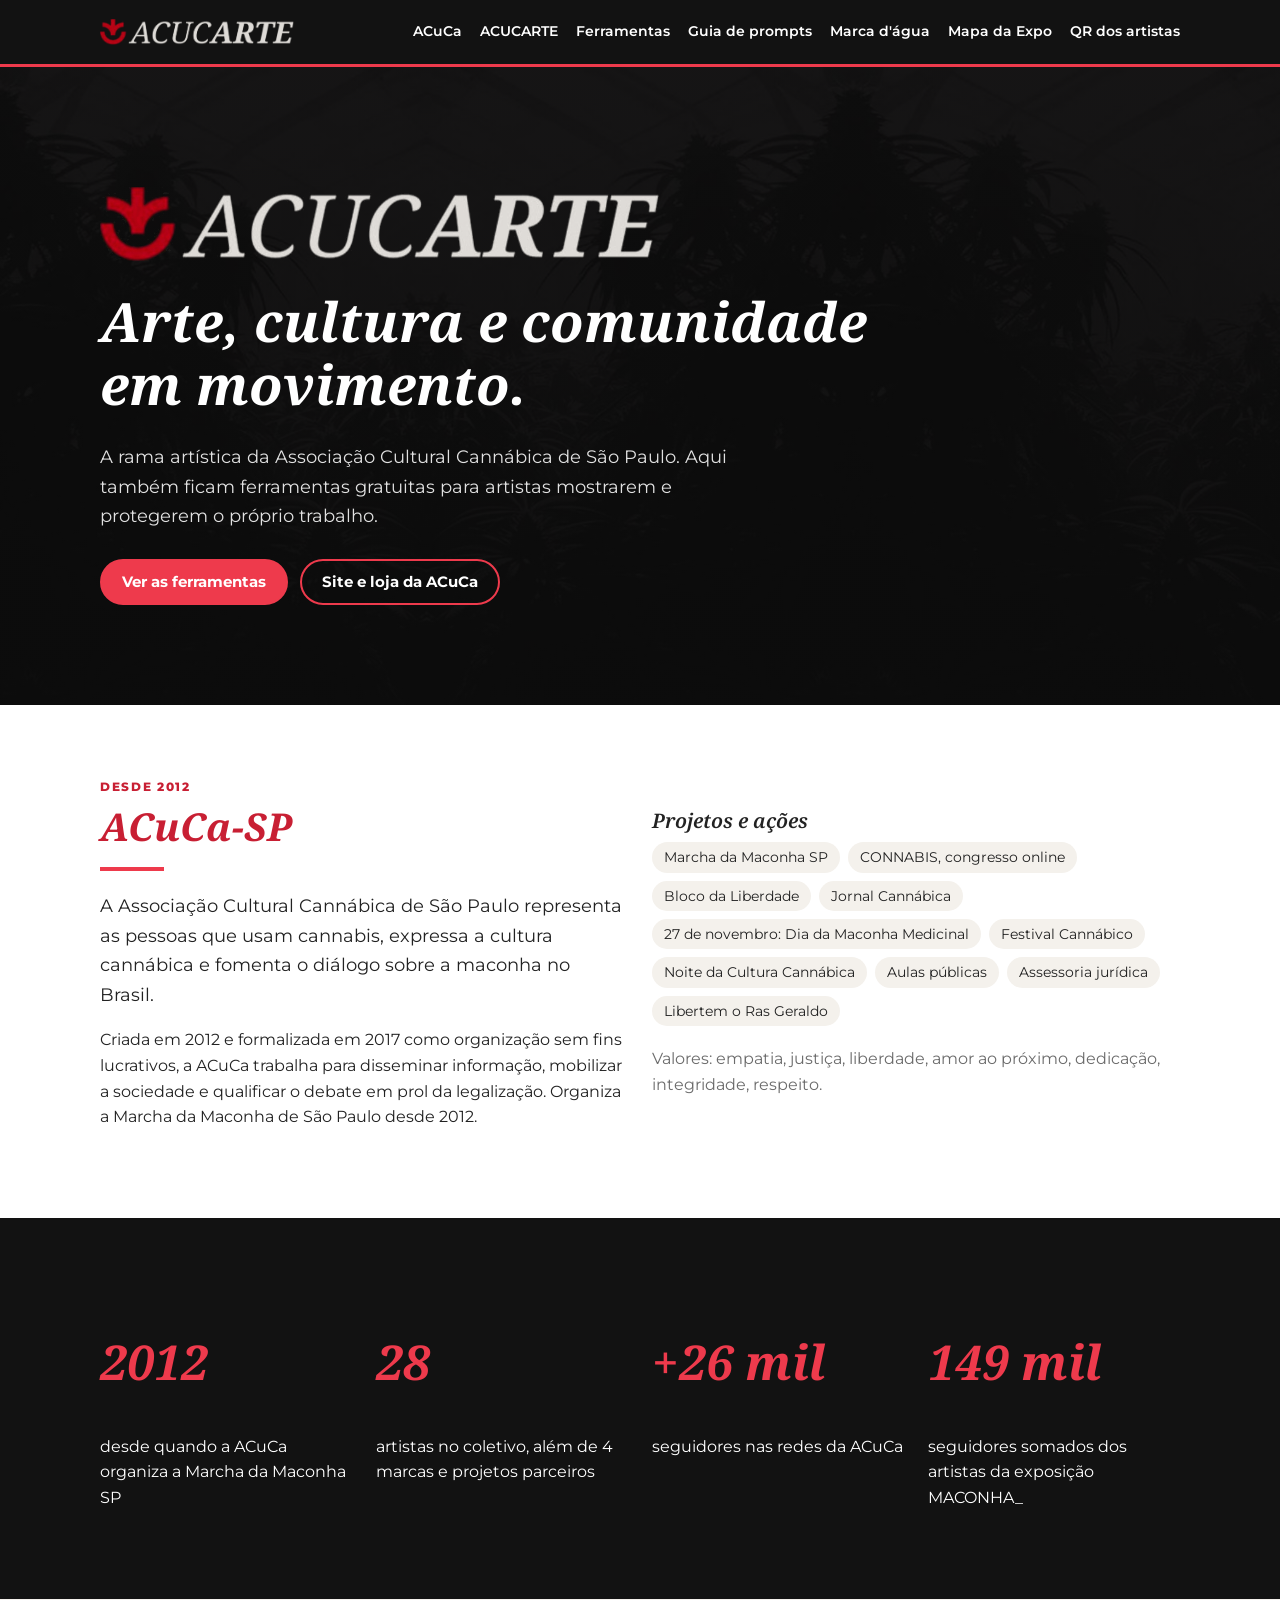
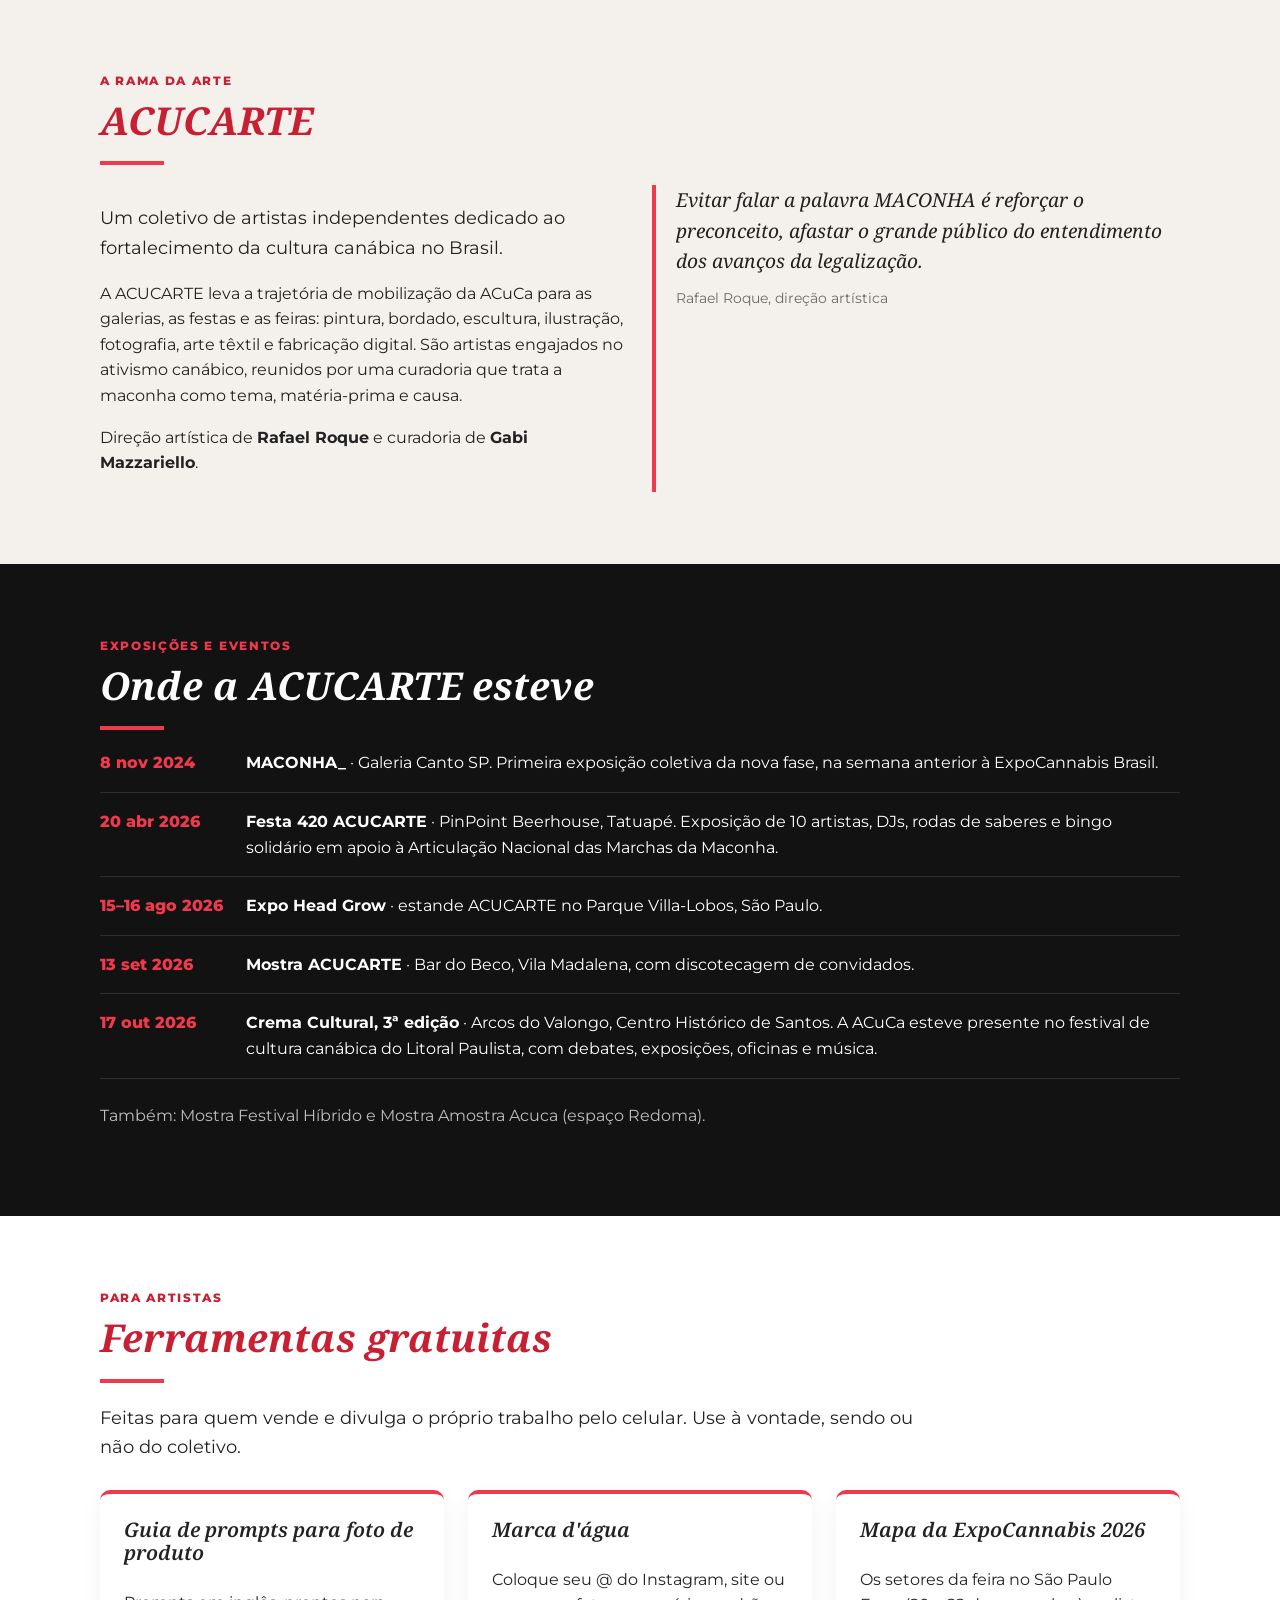
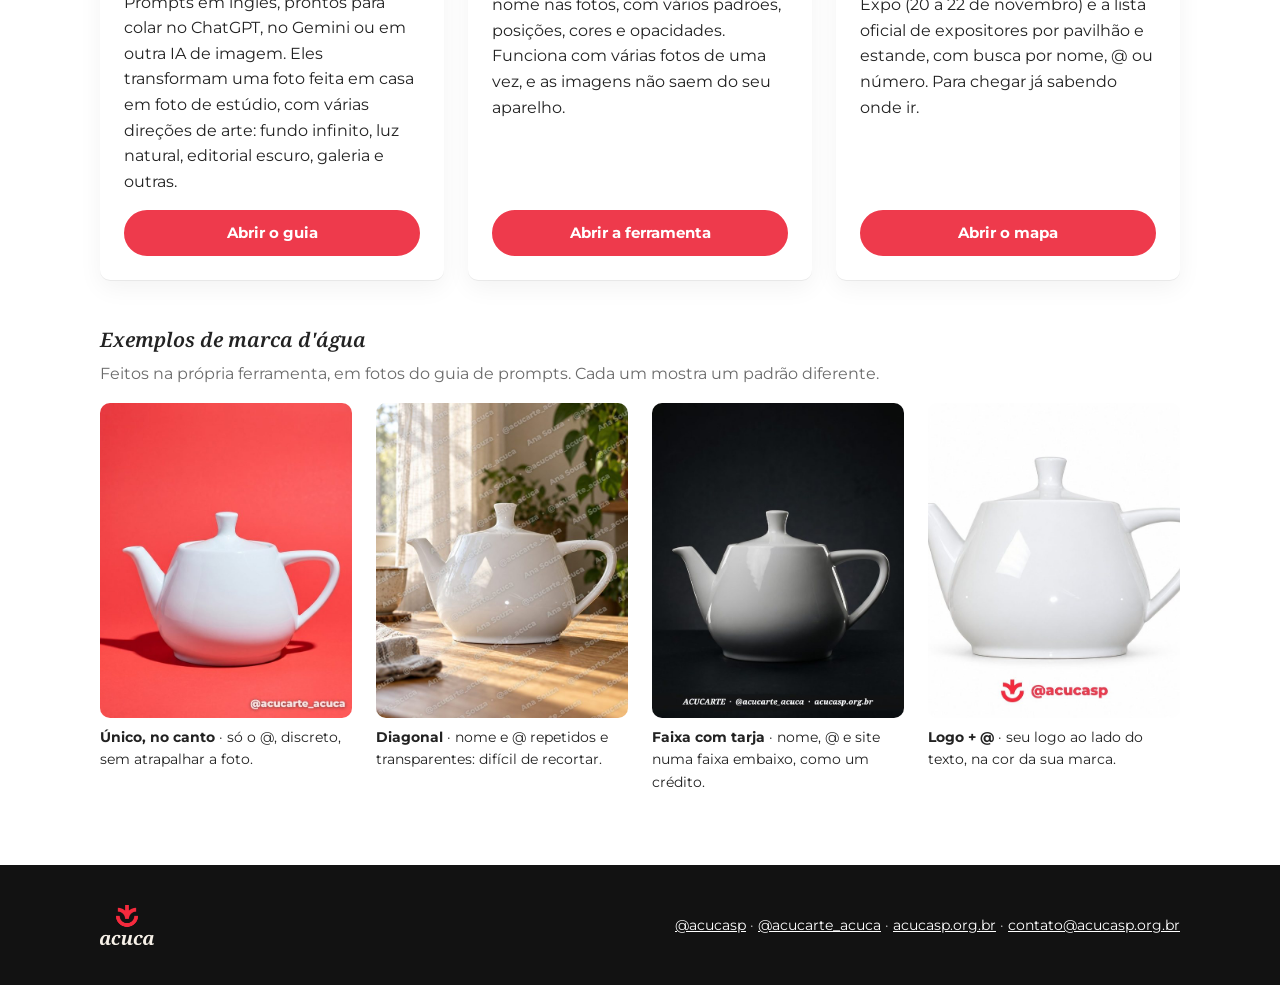
<file: index.html>
<!doctype html>
<html lang="pt-BR">
<head>
  <meta charset="utf-8">
  <meta name="viewport" content="width=device-width, initial-scale=1">
  <title>ACUCARTE · ACuCa-SP</title>
  <meta name="description" content="ACuCa-SP, Associação Cultural Cannábica de São Paulo, e ACUCARTE, sua rama artística. Ferramentas gratuitas para artistas: guia de prompts para foto de produto e marca d'água.">
  <meta property="og:title" content="ACUCARTE · ACuCa-SP">
  <meta property="og:description" content="Arte, cultura e comunidade em movimento. Ferramentas gratuitas para artistas.">
  <meta property="og:image" content="https://acuca-sp.github.io/assets/img/fundo-estufa.jpg">
  <link rel="icon" href="assets/img/simbolo-acuca.svg" type="image/svg+xml">
  <link rel="preconnect" href="https://fonts.googleapis.com">
  <link rel="preconnect" href="https://fonts.gstatic.com" crossorigin>
  <link rel="stylesheet" href="https://fonts.googleapis.com/css2?family=Noto+Serif:ital,wght@1,400;1,600;1,700&family=Montserrat:wght@400;600;700;800&display=swap">
  <link rel="stylesheet" href="assets/css/style.css?v=202610291748">
</head>
<body>
  <a class="pular" href="#conteudo">Pular para o conteúdo</a>
  <header class="topo">
    <div class="wrap">
      <a class="marca" href="./"><img src="assets/img/logo-acucarte-claro.png" alt="ACUCARTE" width="910" height="122"></a>
      <nav aria-label="Principal">
        <a href="#acuca">ACuCa</a>
        <a href="#acucarte">ACUCARTE</a>
        <a href="#ferramentas">Ferramentas</a>
        <a href="prompts/">Guia de prompts</a>
        <a href="marca-dagua/">Marca d'água</a>
        <a href="expocannabis/">Mapa da Expo</a>
        <a href="qr/">QR dos artistas</a>
      </nav>
    </div>
  </header>

  <main id="conteudo">
    <section class="hero">
      <div class="wrap">
        <img class="logo" src="assets/img/logo-acucarte-claro.png" alt="ACUCARTE" width="910" height="122">
        <h1>Arte, cultura e comunidade em movimento.</h1>
        <p>A rama artística da Associação Cultural Cannábica de São Paulo. Aqui também ficam ferramentas gratuitas para artistas mostrarem e protegerem o próprio trabalho.</p>
        <div class="botoes">
          <a class="btn" href="#ferramentas">Ver as ferramentas</a>
          <a class="btn contorno" href="https://www.acucasp.org.br" target="_blank" rel="noopener">Site e loja da ACuCa</a>
        </div>
      </div>
    </section>

    <section id="acuca" class="branca">
      <div class="wrap grade g2" style="align-items:center">
        <div>
          <p class="rotulo">Desde 2012</p>
          <h2>ACuCa-SP</h2>
          <hr class="fio">
          <p class="lead">A Associação Cultural Cannábica de São Paulo representa as pessoas que usam cannabis, expressa a cultura cannábica e fomenta o diálogo sobre a maconha no Brasil.</p>
          <p>Criada em 2012 e formalizada em 2017 como organização sem fins lucrativos, a ACuCa trabalha para disseminar informação, mobilizar a sociedade e qualificar o debate em prol da legalização. Organiza a Marcha da Maconha de São Paulo desde 2012.</p>
        </div>
        <div>
          <h3>Projetos e ações</h3>
          <ul class="lista-tags">
            <li>Marcha da Maconha SP</li>
            <li>CONNABIS, congresso online</li>
            <li>Bloco da Liberdade</li>
            <li>Jornal Cannábica</li>
            <li>27 de novembro: Dia da Maconha Medicinal</li>
            <li>Festival Cannábico</li>
            <li>Noite da Cultura Cannábica</li>
            <li>Aulas públicas</li>
            <li>Assessoria jurídica</li>
            <li>Libertem o Ras Geraldo</li>
          </ul>
          <p class="mudo" style="margin-top:20px">Valores: empatia, justiça, liberdade, amor ao próximo, dedicação, integridade, respeito.</p>
        </div>
      </div>
    </section>

    <section class="escura">
      <div class="wrap grade g4">
        <div><p class="numero">2012</p><p>desde quando a ACuCa organiza a Marcha da Maconha SP</p></div>
        <div><p class="numero">28</p><p>artistas no coletivo, além de 4 marcas e projetos parceiros</p></div>
        <div><p class="numero">+26 mil</p><p>seguidores nas redes da ACuCa</p></div>
        <div><p class="numero">149 mil</p><p>seguidores somados dos artistas da exposição MACONHA_</p></div>
      </div>
    </section>

    <section id="acucarte">
      <div class="wrap">
        <p class="rotulo">A rama da arte</p>
        <h2>ACUCARTE</h2>
        <hr class="fio">
        <div class="grade g2">
          <div>
            <p class="lead">Um coletivo de artistas independentes dedicado ao fortalecimento da cultura canábica no Brasil.</p>
            <p>A ACUCARTE leva a trajetória de mobilização da ACuCa para as galerias, as festas e as feiras: pintura, bordado, escultura, ilustração, fotografia, arte têxtil e fabricação digital. São artistas engajados no ativismo canábico, reunidos por uma curadoria que trata a maconha como tema, matéria-prima e causa.</p>
            <p>Direção artística de <strong>Rafael Roque</strong> e curadoria de <strong>Gabi Mazzariello</strong>.</p>
          </div>
          <blockquote>
            Evitar falar a palavra MACONHA é reforçar o preconceito, afastar o grande público do entendimento dos avanços da legalização.
            <footer>Rafael Roque, direção artística</footer>
          </blockquote>
        </div>
      </div>
    </section>

    <section class="escura">
      <div class="wrap">
        <p class="rotulo">Exposições e eventos</p>
        <h2>Onde a ACUCARTE esteve</h2>
        <hr class="fio">
        <ol class="linha-tempo">
          <li><time datetime="2024-11-08">8 nov 2024</time><div><strong>MACONHA_</strong> · Galeria Canto SP. Primeira exposição coletiva da nova fase, na semana anterior à ExpoCannabis Brasil.</div></li>
          <li><time datetime="2026-04-20">20 abr 2026</time><div><strong>Festa 420 ACUCARTE</strong> · PinPoint Beerhouse, Tatuapé. Exposição de 10 artistas, DJs, rodas de saberes e bingo solidário em apoio à Articulação Nacional das Marchas da Maconha.</div></li>
          <li><time datetime="2026-08-15">15–16 ago 2026</time><div><strong>Expo Head Grow</strong> · estande ACUCARTE no Parque Villa-Lobos, São Paulo.</div></li>
          <li><time datetime="2026-09-13">13 set 2026</time><div><strong>Mostra ACUCARTE</strong> · Bar do Beco, Vila Madalena, com discotecagem de convidados.</div></li>
          <li><time datetime="2026-10-17">17 out 2026</time><div><strong>Crema Cultural, 3ª edição</strong> · Arcos do Valongo, Centro Histórico de Santos. A ACuCa esteve presente no festival de cultura canábica do Litoral Paulista, com debates, exposições, oficinas e música.</div></li>
        </ol>
        <p class="mudo" style="margin-top:24px">Também: Mostra Festival Híbrido e Mostra Amostra Acuca (espaço Redoma).</p>
      </div>
    </section>

    <section id="ferramentas" class="branca">
      <div class="wrap">
        <p class="rotulo">Para artistas</p>
        <h2>Ferramentas gratuitas</h2>
        <hr class="fio">
        <p class="lead">Feitas para quem vende e divulga o próprio trabalho pelo celular. Use à vontade, sendo ou não do coletivo.</p>
        <div class="grade g3" style="margin-top:28px">
          <article class="cartao ferramenta">
            <h3>Guia de prompts para foto de produto</h3>
            <p>Prompts em inglês, prontos para colar no ChatGPT, no Gemini ou em outra IA de imagem. Eles transformam uma foto feita em casa em foto de estúdio, com várias direções de arte: fundo infinito, luz natural, editorial escuro, galeria e outras.</p>
            <a class="btn" href="prompts/">Abrir o guia</a>
          </article>
          <article class="cartao ferramenta">
            <h3>Marca d'água</h3>
            <p>Coloque seu @ do Instagram, site ou nome nas fotos, com vários padrões, posições, cores e opacidades. Funciona com várias fotos de uma vez, e as imagens não saem do seu aparelho.</p>
            <a class="btn" href="marca-dagua/">Abrir a ferramenta</a>
          </article>
          <article class="cartao ferramenta">
            <h3>Mapa da ExpoCannabis 2026</h3>
            <p>Os setores da feira no São Paulo Expo (20 a 22 de novembro) e a lista oficial de expositores por pavilhão e estande, com busca por nome, @ ou número. Para chegar já sabendo onde ir.</p>
            <a class="btn" href="expocannabis/">Abrir o mapa</a>
          </article>
        </div>

        <h3 style="margin-top:48px">Exemplos de marca d'água</h3>
        <p class="mudo" style="margin-top:0">Feitos na própria ferramenta, em fotos do guia de prompts. Cada um mostra um padrão diferente.</p>
        <div class="grade g4 exemplos-marca">
          <figure>
            <a href="marca-dagua/"><img src="assets/img/marca-dagua/unico-canto.jpg" alt="Bule branco em fundo vermelho com @acucarte_acuca discreto no canto de baixo à direita." width="645" height="800" loading="lazy"></a>
            <figcaption><strong>Único, no canto</strong> · só o @, discreto, sem atrapalhar a foto.</figcaption>
          </figure>
          <figure>
            <a href="marca-dagua/"><img src="assets/img/marca-dagua/diagonal.jpg" alt="Bule numa mesa de madeira com o nome e o @ repetidos em diagonal, bem transparentes, sobre a foto inteira." width="640" height="800" loading="lazy"></a>
            <figcaption><strong>Diagonal</strong> · nome e @ repetidos e transparentes: difícil de recortar.</figcaption>
          </figure>
          <figure>
            <a href="marca-dagua/"><img src="assets/img/marca-dagua/faixa-tarja.jpg" alt="Bule em fundo preto com uma faixa escura embaixo trazendo ACUCARTE, @acucarte_acuca e acucasp.org.br em serifa itálica." width="645" height="800" loading="lazy"></a>
            <figcaption><strong>Faixa com tarja</strong> · nome, @ e site numa faixa embaixo, como um crédito.</figcaption>
          </figure>
          <figure>
            <a href="marca-dagua/"><img src="assets/img/marca-dagua/logo-e-arroba.jpg" alt="Bule em fundo branco com o símbolo da ACuCa e @acucasp em vermelho, centralizados embaixo." width="800" height="800" loading="lazy"></a>
            <figcaption><strong>Logo + @</strong> · seu logo ao lado do texto, na cor da sua marca.</figcaption>
          </figure>
        </div>
      </div>
    </section>
    <!-- Seção de letramento digital oculta por enquanto (pedido da ACuCa, 30/10/2026). Para reativar, tire este comentário e volte o link "Letramento digital" no menu das páginas.
    <section id="letramento" class="escura">
      <div class="wrap grade g2" style="align-items:center">
        <div>
          <p class="rotulo">Nova seção</p>
          <h2>Autogestão e letramento digital</h2>
          <hr class="fio">
          <p class="lead">Artigos para entender as tecnologias e as disputas por trás do dia a dia: pagamentos, plataformas, dados e trabalho. Eles são a base dos futuros cursos da ACUCARTE.</p>
          <div class="botoes"><a class="btn" href="letramento/">Ver os artigos</a></div>
        </div>
        <article class="cartao">
          <p class="rotulo">Primeiro artigo</p>
          <h3>Quem tem medo do Pix?</h3>
          <p>O que é o SWIFT, quem manda nele, como virou arma de sanção e por que o Pix, público e gratuito, virou motivo de tarifa nos Estados Unidos.</p>
          <a class="btn sm contorno" href="letramento/quem-tem-medo-do-pix/">Ler o artigo</a>
        </article>
      </div>
    </section>
    -->
  </main>

  <footer class="rodape">
    <div class="wrap">
      <img src="assets/img/logo-acuca-branco.png" alt="ACuCa-SP" width="852" height="634">
      <div>
        <a href="https://instagram.com/acucasp" target="_blank" rel="noopener">@acucasp</a> · <a href="https://instagram.com/acucarte_acuca" target="_blank" rel="noopener">@acucarte_acuca</a> ·
        <a href="https://www.acucasp.org.br" target="_blank" rel="noopener">acucasp.org.br</a> · <a href="mailto:contato@acucasp.org.br" target="_blank" rel="noopener">contato@acucasp.org.br</a>
      </div>
    </div>
  </footer>
</body>
</html>
</file>
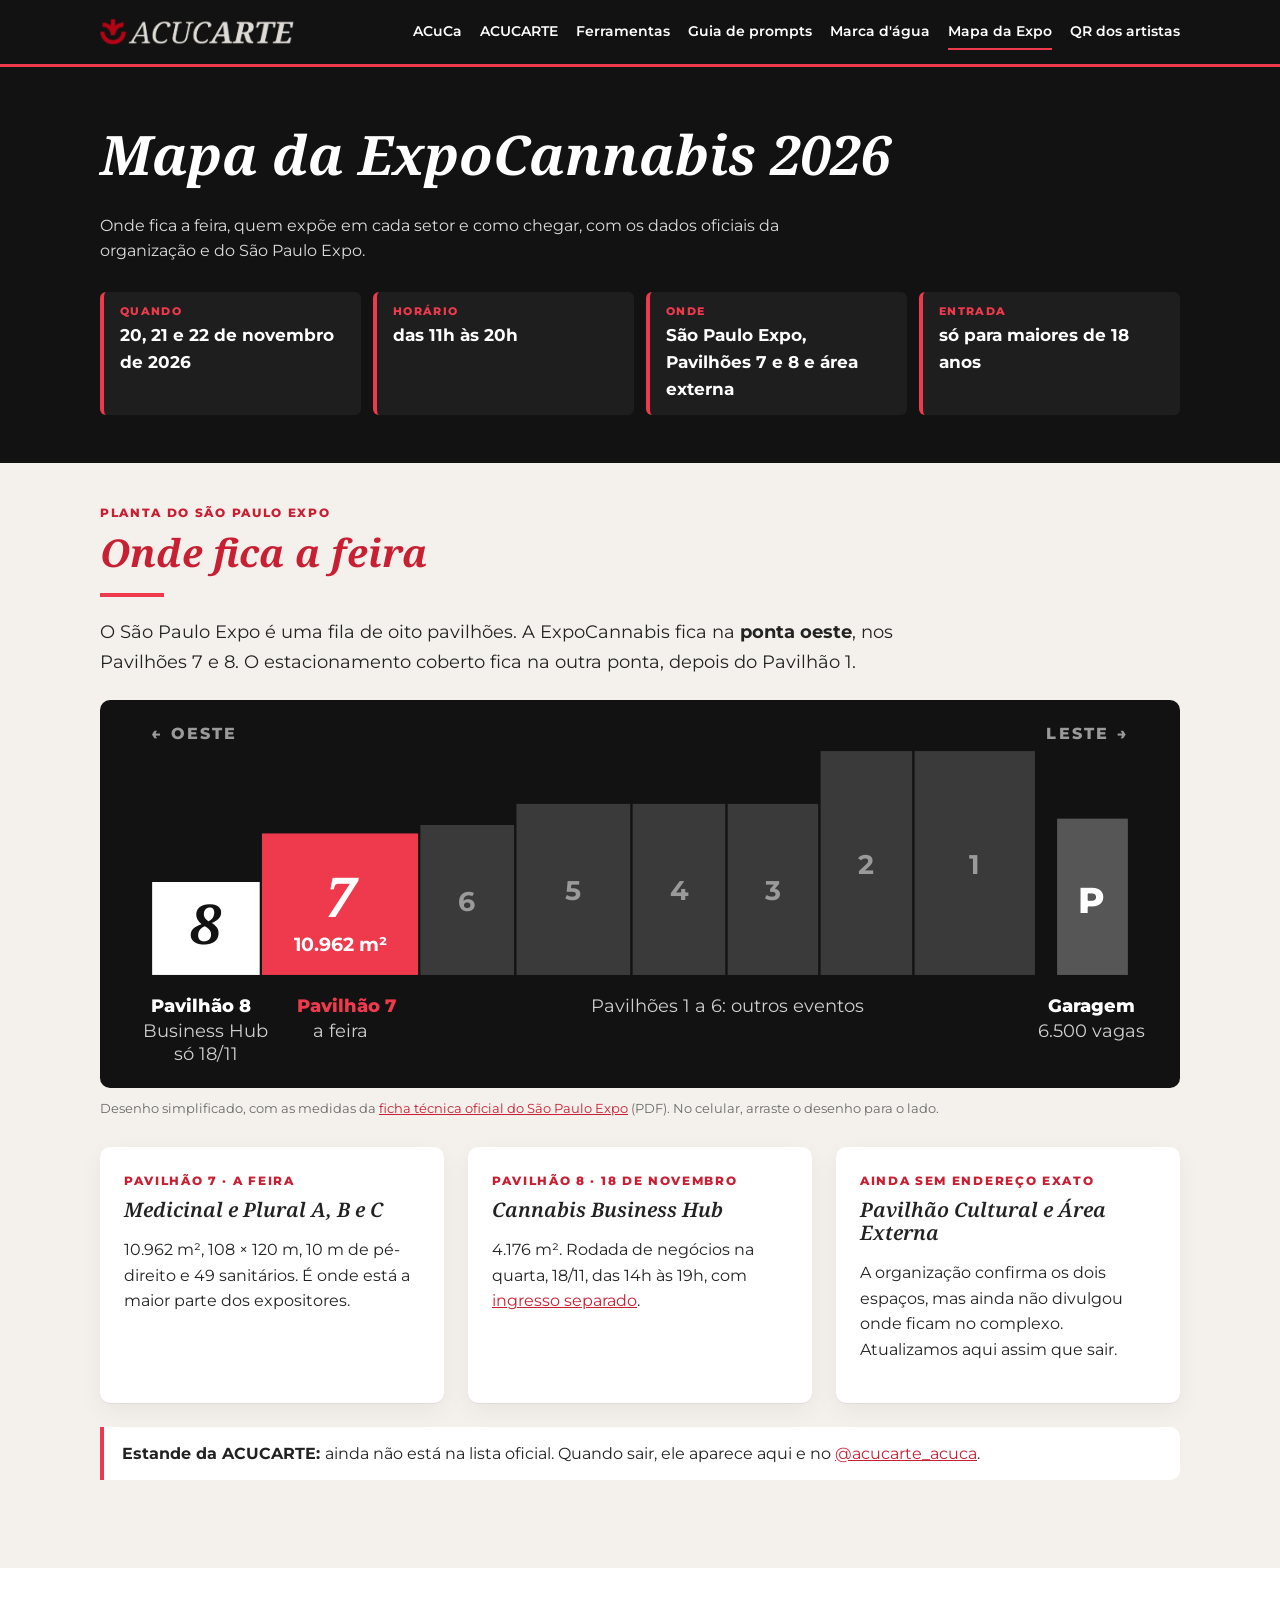
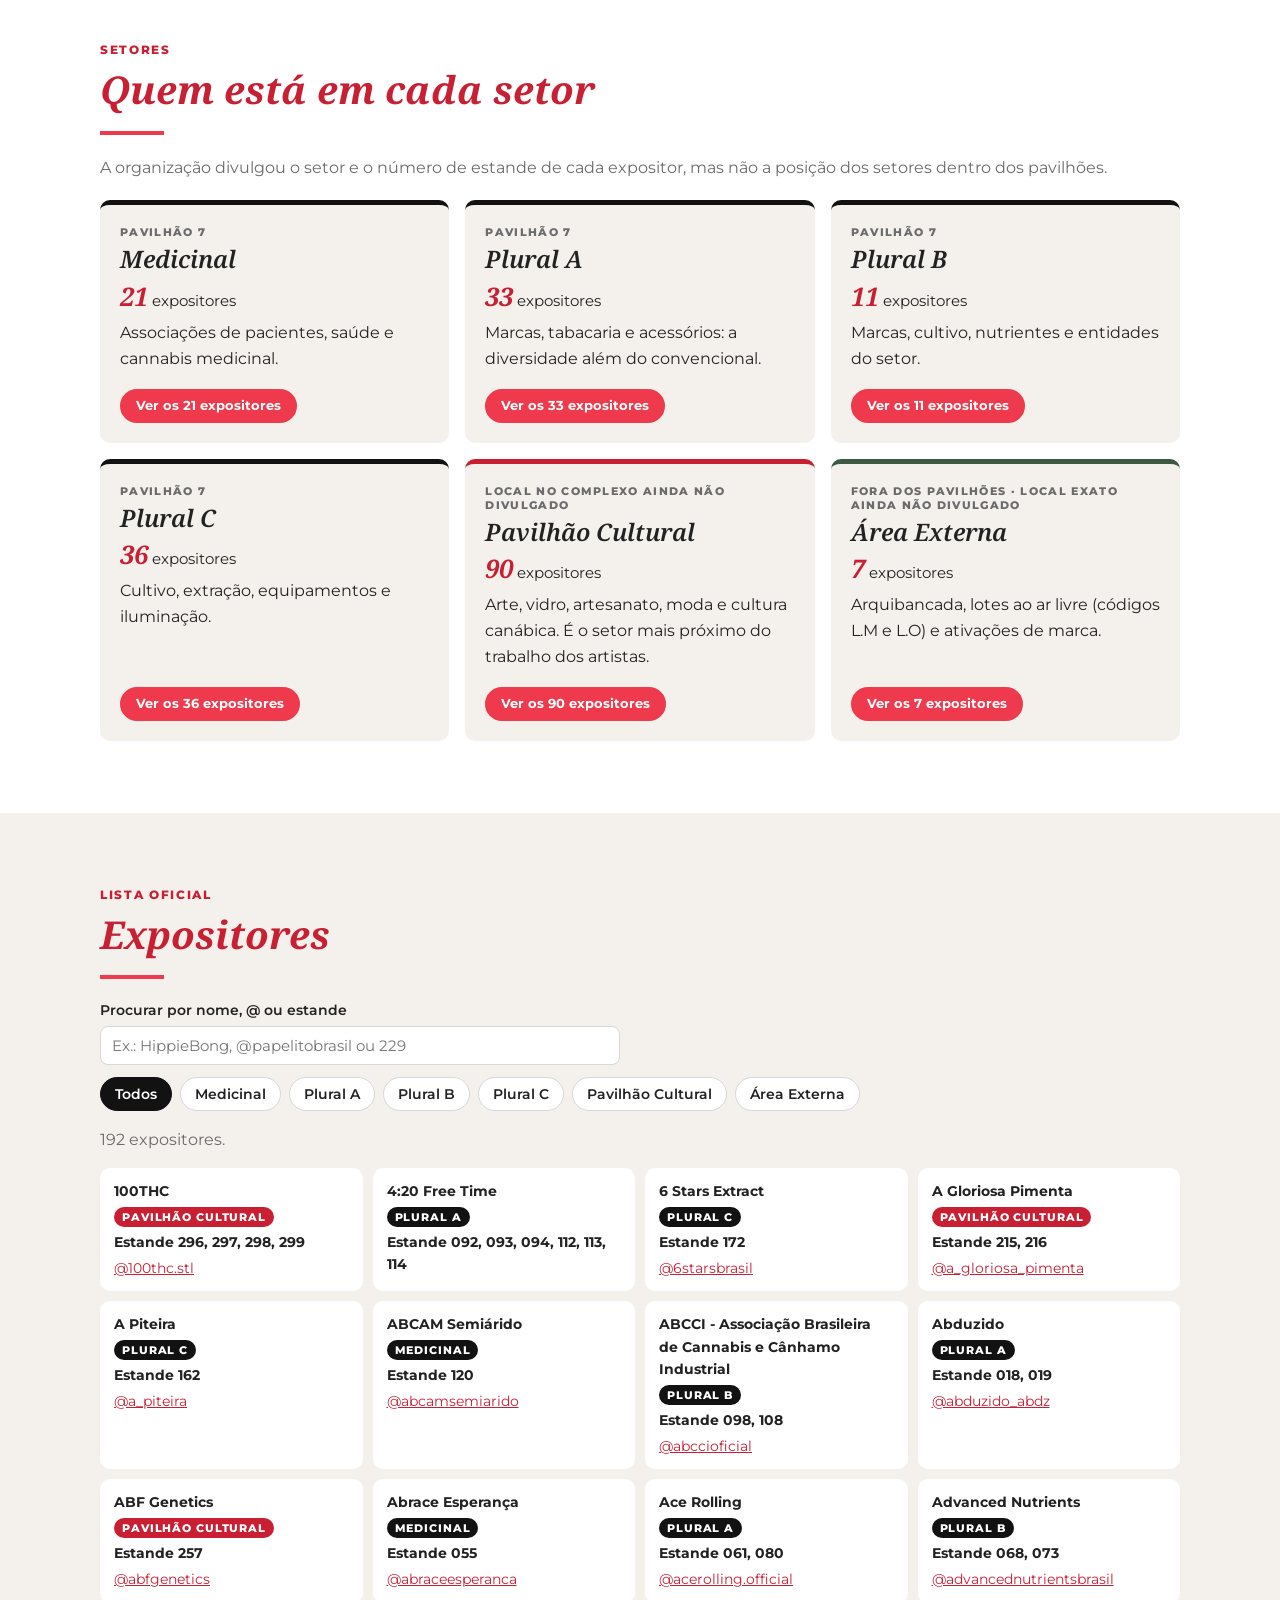
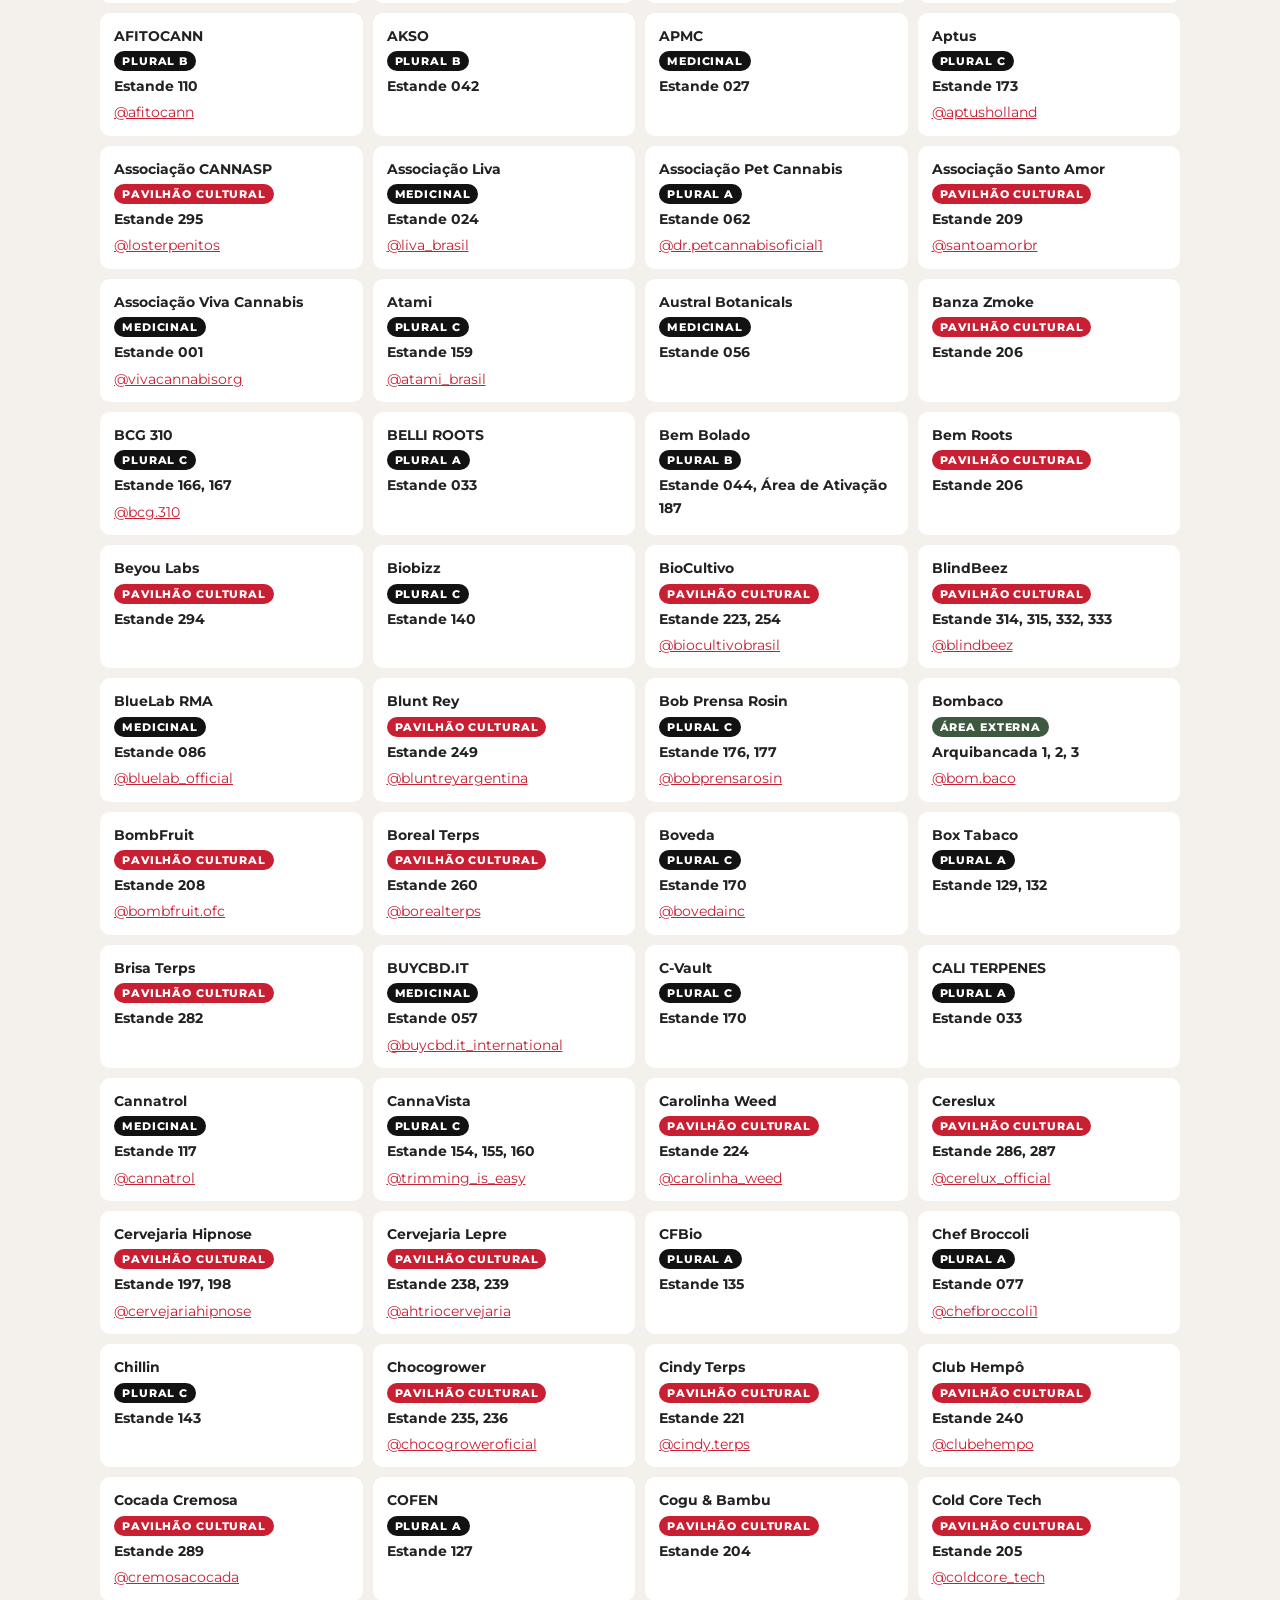
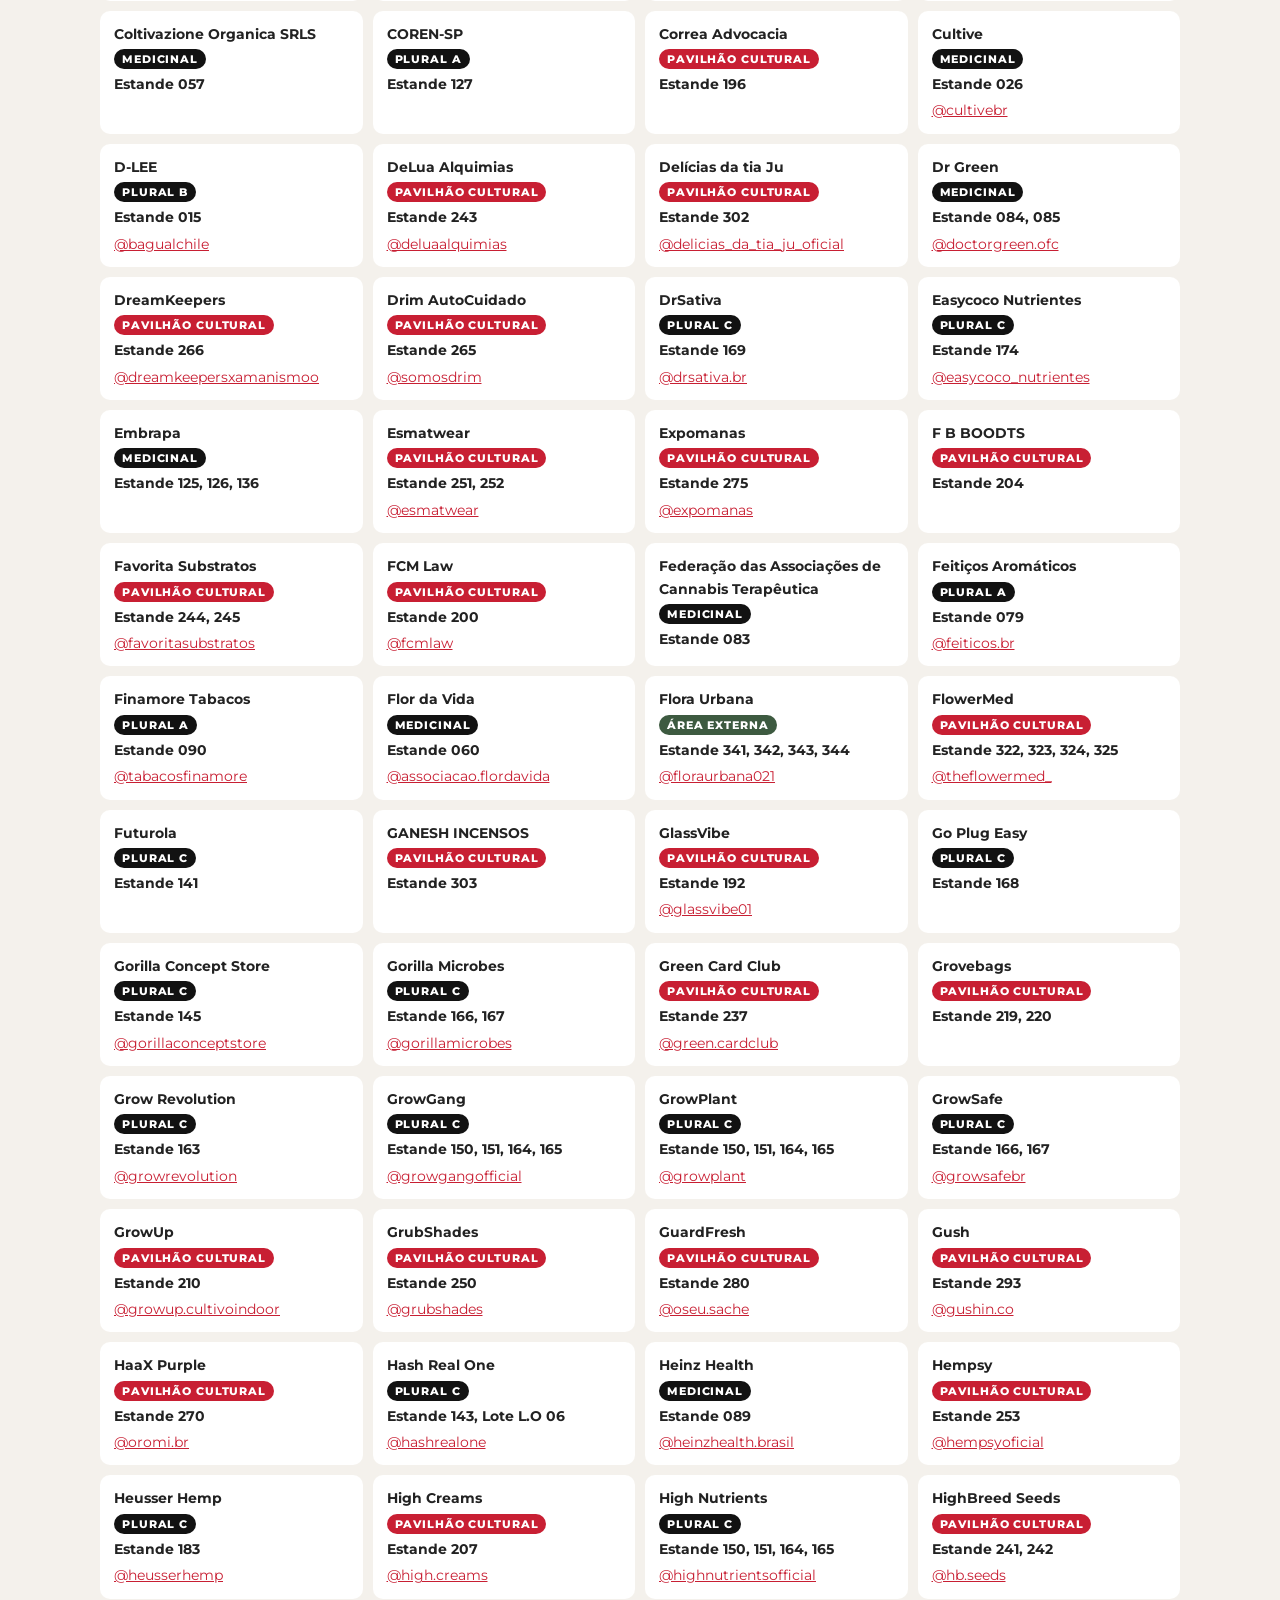
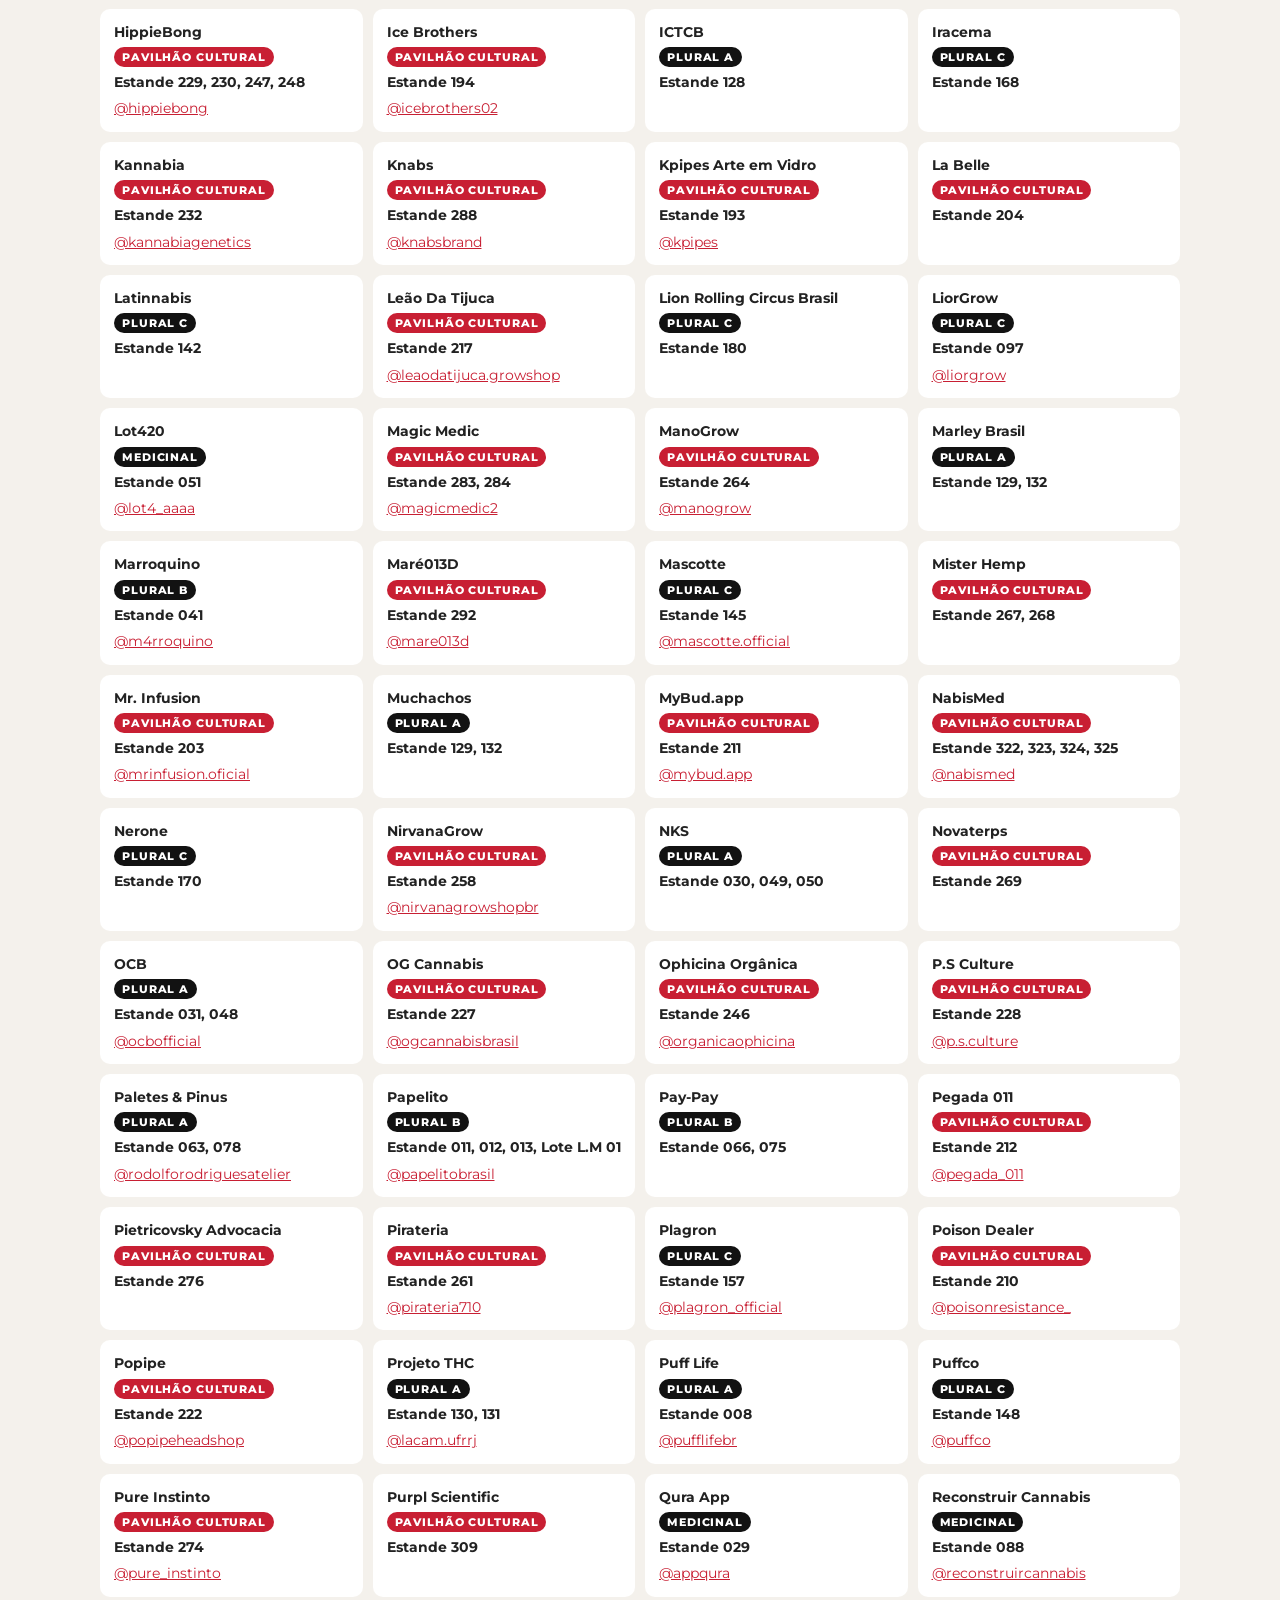
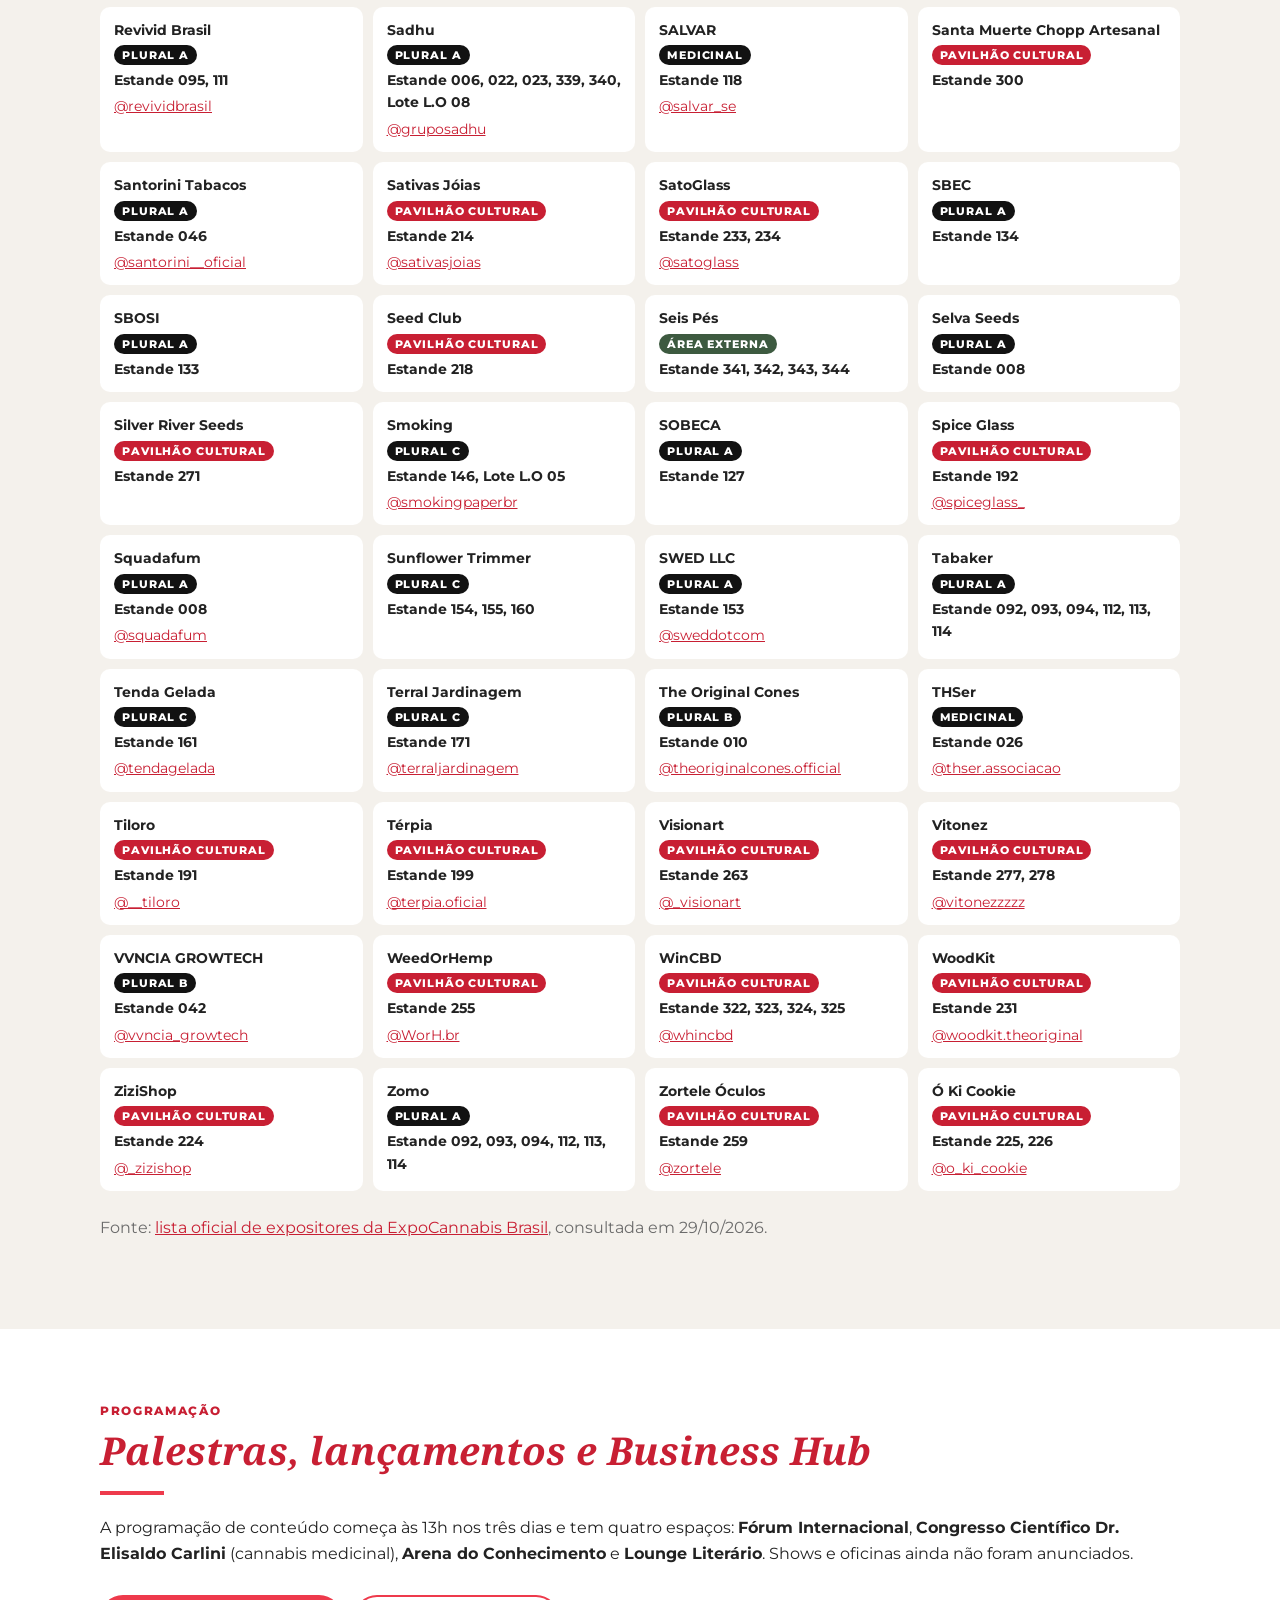
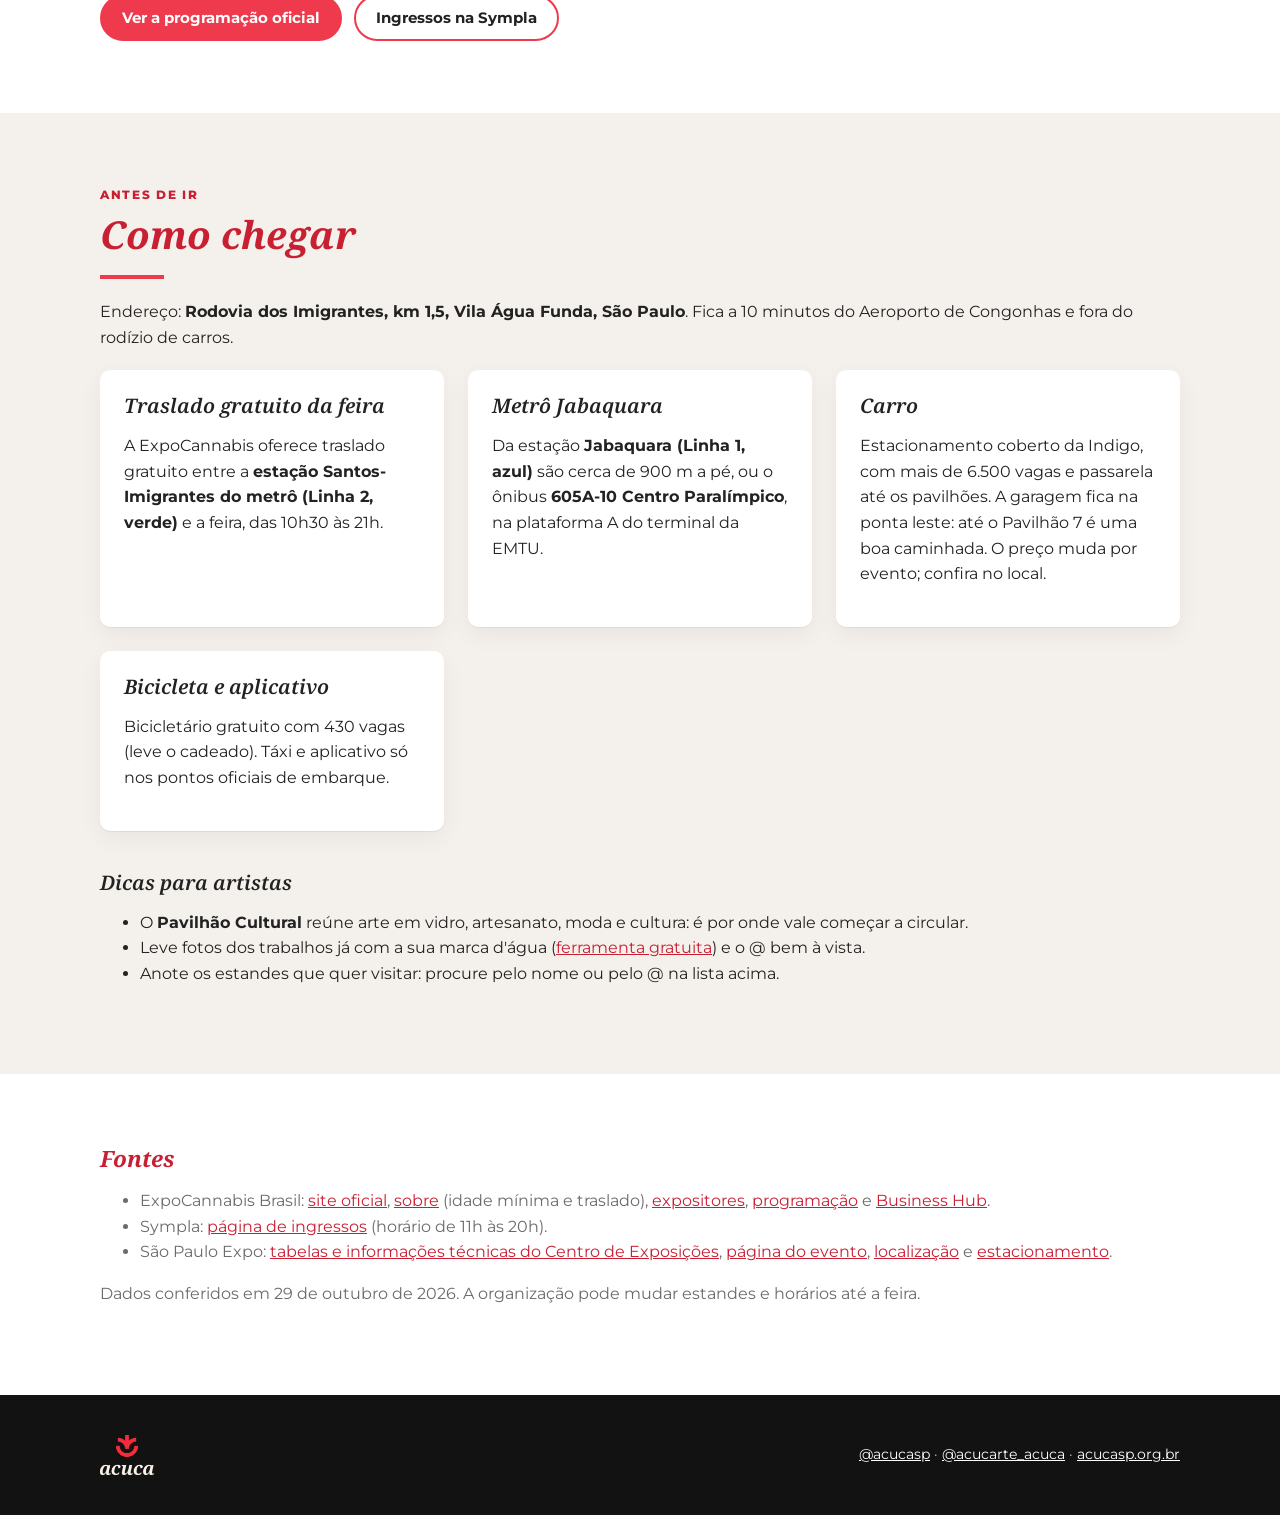
<file: expocannabis/index.html>
<!doctype html>
<html lang="pt-BR">
<head>
  <meta charset="utf-8">
  <meta name="viewport" content="width=device-width, initial-scale=1">
  <title>Mapa da ExpoCannabis 2026 · ACUCARTE</title>
  <meta name="description" content="Onde fica a ExpoCannabis Brasil 2026 no São Paulo Expo, a lista oficial de expositores por setor e estande, horários e como chegar, com dados da organização e do São Paulo Expo.">
  <link rel="icon" href="../assets/img/simbolo-acuca.svg" type="image/svg+xml">
  <link rel="preconnect" href="https://fonts.googleapis.com">
  <link rel="preconnect" href="https://fonts.gstatic.com" crossorigin>
  <link rel="stylesheet" href="https://fonts.googleapis.com/css2?family=Noto+Serif:ital,wght@1,400;1,600;1,700&family=Montserrat:wght@400;600;700;800&display=swap">
  <link rel="stylesheet" href="../assets/css/style.css?v=202610291748">
</head>
<body>
  <a class="pular" href="#conteudo">Pular para o conteúdo</a>
  <header class="topo">
    <div class="wrap">
      <a class="marca" href="../"><img src="../assets/img/logo-acucarte-claro.png" alt="ACUCARTE" width="910" height="122"></a>
      <nav aria-label="Principal">
        <a href="../#acuca">ACuCa</a>
        <a href="../#acucarte">ACUCARTE</a>
        <a href="../#ferramentas">Ferramentas</a>
        <a href="../prompts/">Guia de prompts</a>
        <a href="../marca-dagua/">Marca d'água</a>
        <a href="./" aria-current="page">Mapa da Expo</a>
        <a href="../qr/">QR dos artistas</a>
      </nav>
    </div>
  </header>

  <main id="conteudo">
    <div class="cabeca">
      <div class="wrap">
        <h1>Mapa da ExpoCannabis 2026</h1>
        <p>Onde fica a feira, quem expõe em cada setor e como chegar, com os dados oficiais da organização e do São Paulo Expo.</p>
        <dl class="fatos">
          <div><dt>Quando</dt><dd>20, 21 e 22 de novembro de 2026</dd></div>
          <div><dt>Horário</dt><dd>das 11h às 20h</dd></div>
          <div><dt>Onde</dt><dd>São Paulo Expo, Pavilhões 7 e 8 e área externa</dd></div>
          <div><dt>Entrada</dt><dd>só para maiores de 18 anos</dd></div>
        </dl>
      </div>
    </div>

    <section style="padding-top:40px">
      <div class="wrap">
        <p class="rotulo">Planta do São Paulo Expo</p>
        <h2>Onde fica a feira</h2>
        <hr class="fio">
        <p class="lead">O São Paulo Expo é uma fila de oito pavilhões. A ExpoCannabis fica na <strong>ponta oeste</strong>, nos Pavilhões 7 e 8. O estacionamento coberto fica na outra ponta, depois do Pavilhão 1.</p>

        <div class="planta-spe" tabindex="0" aria-label="Planta simplificada do São Paulo Expo. No celular, role para o lado.">
          <svg viewBox="0 50 1000 345" role="img" aria-labelledby="planta-titulo planta-desc">
            <title id="planta-titulo">Planta simplificada do Centro de Exposições do São Paulo Expo</title>
            <desc id="planta-desc">Da esquerda (oeste) para a direita (leste): Pavilhão 8, Pavilhão 7, Pavilhões 6 a 1 e o Edifício Garagem. A ExpoCannabis usa os Pavilhões 7 e 8.</desc>
            <text class="ponto" x="37" y="76">← OESTE</text>
            <text class="ponto" x="963" y="76" text-anchor="end">LESTE →</text>

            <rect class="pav cbh" x="37" y="210" width="104" height="90"/>
            <text class="num" x="89" y="270">8</text>
            <rect class="pav feira" x="141" y="164" width="150" height="136"/>
            <text class="num" x="216" y="244">7</text>
            <text class="area" x="216" y="276">10.962 m²</text>

            <g class="outros">
              <rect class="pav" x="291" y="156" width="91" height="144"/><text class="num-p" x="336" y="238">6</text>
              <rect class="pav" x="382" y="136" width="110" height="164"/><text class="num-p" x="437" y="228">5</text>
              <rect class="pav" x="492" y="136" width="90" height="164"/><text class="num-p" x="537" y="228">4</text>
              <rect class="pav" x="582" y="136" width="88" height="164"/><text class="num-p" x="626" y="228">3</text>
              <rect class="pav" x="670" y="86" width="89" height="214"/><text class="num-p" x="714" y="203">2</text>
              <rect class="pav" x="759" y="86" width="116" height="214"/><text class="num-p" x="817" y="203">1</text>
            </g>
            <rect class="garagem" x="894" y="150" width="69" height="150"/>
            <text class="p-icone" x="928" y="240">P</text>

            <text class="rot forte" x="84" y="334">Pavilhão 8</text>
            <text class="rot" x="89" y="358">Business Hub</text>
            <text class="rot" x="89" y="380">só 18/11</text>
            <text class="rot forte vermelho" x="222" y="334">Pavilhão 7</text>
            <text class="rot" x="216" y="358">a feira</text>
            <text class="rot" x="583" y="334">Pavilhões 1 a 6: outros eventos</text>
            <text class="rot forte" x="928" y="334">Garagem</text>
            <text class="rot" x="928" y="358">6.500 vagas</text>
          </svg>
        </div>
        <p class="dica">Desenho simplificado, com as medidas da <a href="https://www.saopauloexpo.com.br/pt/wp-content/uploads/2025/06/Tabelas_Infos-Tecnicas-SPE_EXPOSICOES.pdf" target="_blank" rel="noopener">ficha técnica oficial do São Paulo Expo</a> (PDF). No celular, arraste o desenho para o lado.</p>

        <div class="grade g3" style="margin-top:28px">
          <article class="cartao">
            <p class="rotulo">Pavilhão 7 · a feira</p>
            <h3>Medicinal e Plural A, B e C</h3>
            <p>10.962 m², 108 × 120 m, 10 m de pé-direito e 49 sanitários. É onde está a maior parte dos expositores.</p>
          </article>
          <article class="cartao">
            <p class="rotulo">Pavilhão 8 · 18 de novembro</p>
            <h3>Cannabis Business Hub</h3>
            <p>4.176 m². Rodada de negócios na quarta, 18/11, das 14h às 19h, com <a href="https://www.sympla.com.br/cannabis-business-hub-4-edio__3380361" target="_blank" rel="noopener">ingresso separado</a>.</p>
          </article>
          <article class="cartao">
            <p class="rotulo">Ainda sem endereço exato</p>
            <h3>Pavilhão Cultural e Área Externa</h3>
            <p>A organização confirma os dois espaços, mas ainda não divulgou onde ficam no complexo. Atualizamos aqui assim que sair.</p>
          </article>
        </div>
        <p class="aviso" id="estande-acucarte" style="margin-top:24px"></p>
      </div>
    </section>

    <section class="branca" id="setores-secao">
      <div class="wrap">
        <p class="rotulo">Setores</p>
        <h2>Quem está em cada setor</h2>
        <hr class="fio">
        <p class="mudo">A organização divulgou o setor e o número de estande de cada expositor, mas não a posição dos setores dentro dos pavilhões.</p>
        <div class="setores" id="setores"></div>
      </div>
    </section>

    <section id="expositores">
      <div class="wrap">
        <p class="rotulo">Lista oficial</p>
        <h2>Expositores</h2>
        <hr class="fio">
        <div class="busca-expo">
          <div class="campo"><label for="busca">Procurar por nome, @ ou estande</label><input type="search" id="busca" placeholder="Ex.: HippieBong, @papelitobrasil ou 229"></div>
          <div class="filtros" id="filtros" role="group" aria-label="Filtrar por setor"></div>
        </div>
        <p class="mudo" id="resumo" role="status"></p>
        <ul class="lista-expo" id="lista"></ul>
        <p class="mudo" id="fonte" style="margin-top:24px"></p>
      </div>
    </section>

    <section class="branca">
      <div class="wrap">
        <p class="rotulo">Programação</p>
        <h2>Palestras, lançamentos e Business Hub</h2>
        <hr class="fio">
        <p>A programação de conteúdo começa às 13h nos três dias e tem quatro espaços: <strong>Fórum Internacional</strong>, <strong>Congresso Científico Dr. Elisaldo Carlini</strong> (cannabis medicinal), <strong>Arena do Conhecimento</strong> e <strong>Lounge Literário</strong>. Shows e oficinas ainda não foram anunciados.</p>
        <div class="botoes">
          <a class="btn" href="https://expocannabisbrasil.com/programacao/" target="_blank" rel="noopener">Ver a programação oficial</a>
          <a class="btn contorno" href="https://www.sympla.com.br/evento/expocannabis-brasil-2026-4-edicao/3217542" target="_blank" rel="noopener">Ingressos na Sympla</a>
        </div>
      </div>
    </section>

    <section>
      <div class="wrap">
        <p class="rotulo">Antes de ir</p>
        <h2>Como chegar</h2>
        <hr class="fio">
        <p>Endereço: <strong>Rodovia dos Imigrantes, km 1,5, Vila Água Funda, São Paulo</strong>. Fica a 10 minutos do Aeroporto de Congonhas e fora do rodízio de carros.</p>
        <div class="grade g2" style="margin-top:20px">
          <article class="cartao">
            <h3>Traslado gratuito da feira</h3>
            <p>A ExpoCannabis oferece traslado gratuito entre a <strong>estação Santos-Imigrantes do metrô (Linha 2, verde)</strong> e a feira, das 10h30 às 21h.</p>
          </article>
          <article class="cartao">
            <h3>Metrô Jabaquara</h3>
            <p>Da estação <strong>Jabaquara (Linha 1, azul)</strong> são cerca de 900 m a pé, ou o ônibus <strong>605A-10 Centro Paralímpico</strong>, na plataforma A do terminal da EMTU.</p>
          </article>
          <article class="cartao">
            <h3>Carro</h3>
            <p>Estacionamento coberto da Indigo, com mais de 6.500 vagas e passarela até os pavilhões. A garagem fica na ponta leste: até o Pavilhão 7 é uma boa caminhada. O preço muda por evento; confira no local.</p>
          </article>
          <article class="cartao">
            <h3>Bicicleta e aplicativo</h3>
            <p>Bicicletário gratuito com 430 vagas (leve o cadeado). Táxi e aplicativo só nos pontos oficiais de embarque.</p>
          </article>
        </div>
        <h3 style="margin-top:40px">Dicas para artistas</h3>
        <ul>
          <li>O <strong>Pavilhão Cultural</strong> reúne arte em vidro, artesanato, moda e cultura: é por onde vale começar a circular.</li>
          <li>Leve fotos dos trabalhos já com a sua marca d'água (<a href="../marca-dagua/">ferramenta gratuita</a>) e o @ bem à vista.</li>
          <li>Anote os estandes que quer visitar: procure pelo nome ou pelo @ na lista acima.</li>
        </ul>
      </div>
    </section>

    <section class="branca">
      <div class="wrap">
        <h2 style="font-size:1.4rem">Fontes</h2>
        <ul class="mudo">
          <li>ExpoCannabis Brasil: <a href="https://expocannabisbrasil.com/" target="_blank" rel="noopener">site oficial</a>, <a href="https://expocannabisbrasil.com/sobre/" target="_blank" rel="noopener">sobre</a> (idade mínima e traslado), <a href="https://expocannabisbrasil.com/expositores/" target="_blank" rel="noopener">expositores</a>, <a href="https://expocannabisbrasil.com/programacao/" target="_blank" rel="noopener">programação</a> e <a href="https://expocannabisbrasil.com/cbhbrasil/" target="_blank" rel="noopener">Business Hub</a>.</li>
          <li>Sympla: <a href="https://www.sympla.com.br/evento/expocannabis-brasil-2026-4-edicao/3217542" target="_blank" rel="noopener">página de ingressos</a> (horário de 11h às 20h).</li>
          <li>São Paulo Expo: <a href="https://www.saopauloexpo.com.br/pt/wp-content/uploads/2025/06/Tabelas_Infos-Tecnicas-SPE_EXPOSICOES.pdf" target="_blank" rel="noopener">tabelas e informações técnicas do Centro de Exposições</a>, <a href="https://www.saopauloexpo.com.br/pt/evento-spe/expocannabis-brasil/" target="_blank" rel="noopener">página do evento</a>, <a href="https://www.saopauloexpo.com.br/pt/localizacao/" target="_blank" rel="noopener">localização</a> e <a href="https://www.saopauloexpo.com.br/pt/estacionamento-visitante/" target="_blank" rel="noopener">estacionamento</a>.</li>
        </ul>
        <p class="mudo">Dados conferidos em 29 de outubro de 2026. A organização pode mudar estandes e horários até a feira.</p>
      </div>
    </section>
  </main>

  <footer class="rodape">
    <div class="wrap">
      <img src="../assets/img/logo-acuca-branco.png" alt="ACuCa-SP" width="852" height="634">
      <div>
        <a href="https://instagram.com/acucasp" target="_blank" rel="noopener">@acucasp</a> · <a href="https://instagram.com/acucarte_acuca" target="_blank" rel="noopener">@acucarte_acuca</a> ·
        <a href="https://www.acucasp.org.br" target="_blank" rel="noopener">acucasp.org.br</a>
      </div>
    </div>
  </footer>
  <script src="../assets/js/expocannabis.js?v=202610291748" defer></script>
</body>
</html>
</file>
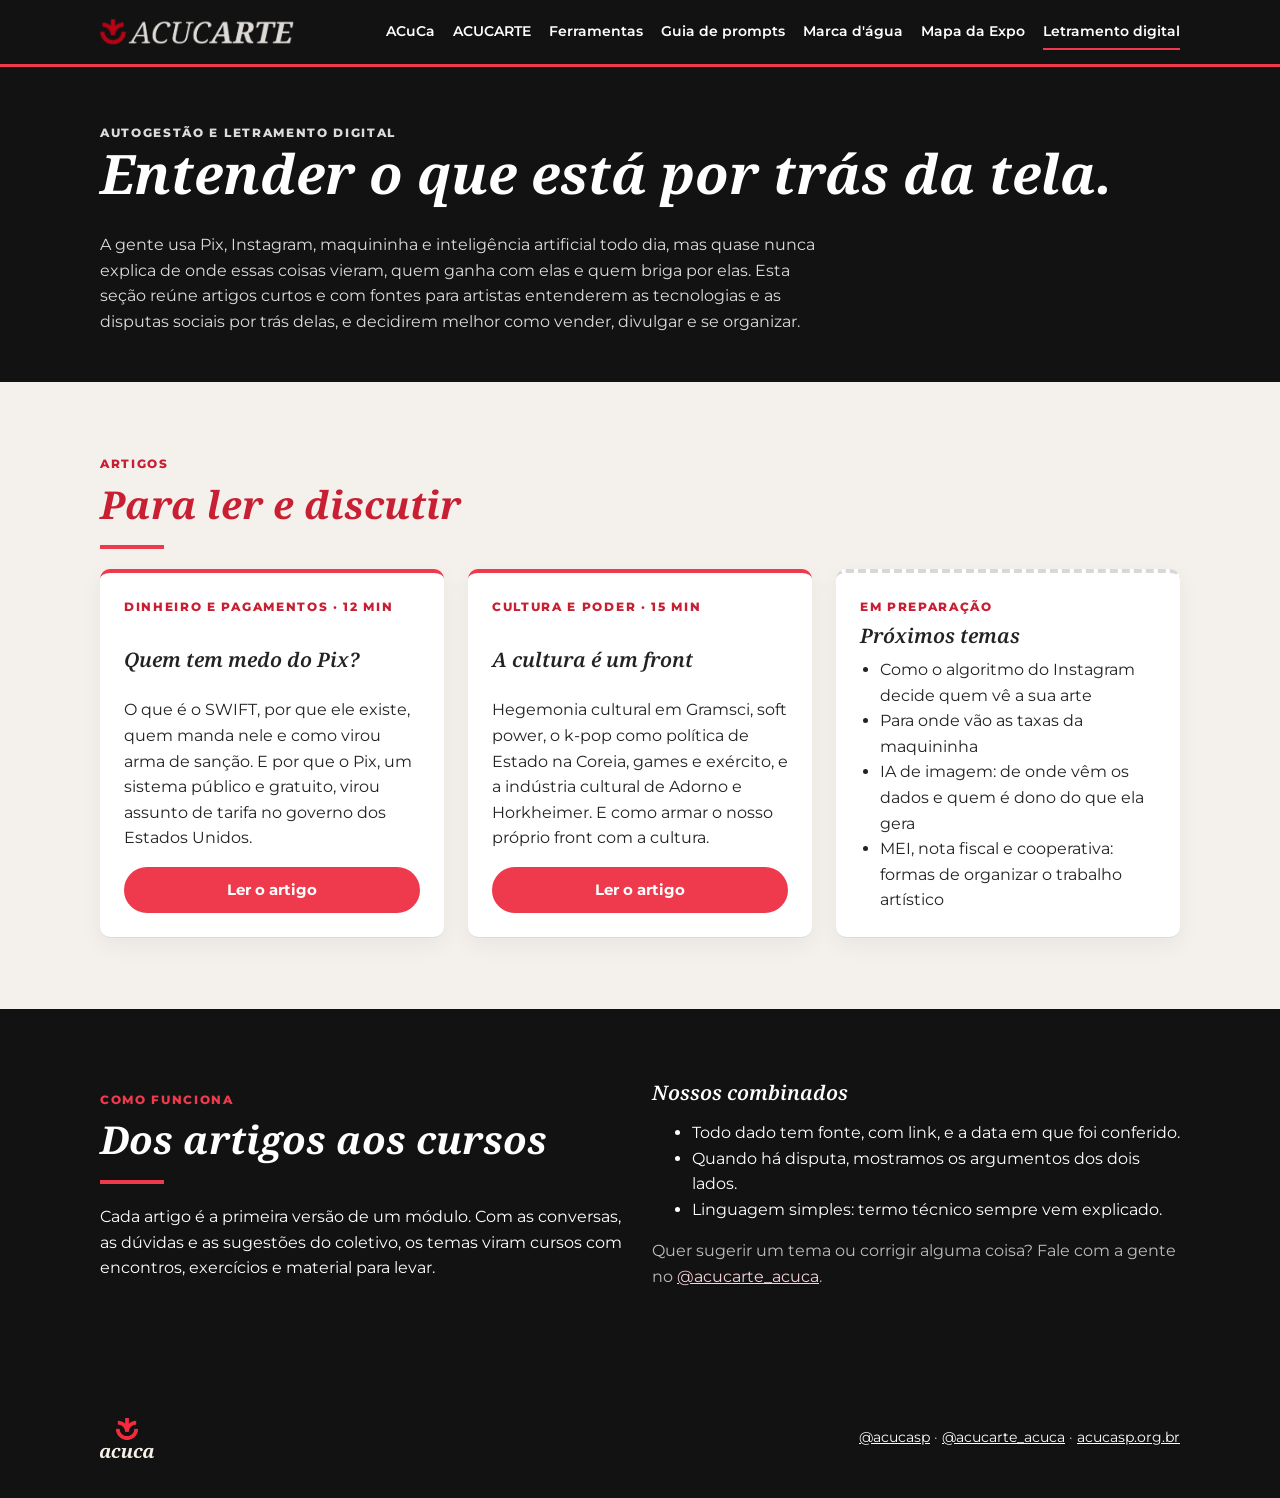
<file: letramento/index.html>
<!doctype html>
<html lang="pt-BR">
<head>
  <meta charset="utf-8">
  <meta name="viewport" content="width=device-width, initial-scale=1">
  <meta name="robots" content="noindex, nofollow">
  <title>Autogestão e letramento digital · ACUCARTE</title>
  <meta name="description" content="Artigos para artistas entenderem as tecnologias e as disputas por trás do dia a dia: pagamentos, plataformas, dados e trabalho. A base dos futuros cursos da ACUCARTE.">
  <link rel="icon" href="../assets/img/simbolo-acuca.svg" type="image/svg+xml">
  <link rel="preconnect" href="https://fonts.googleapis.com">
  <link rel="preconnect" href="https://fonts.gstatic.com" crossorigin>
  <link rel="stylesheet" href="https://fonts.googleapis.com/css2?family=Noto+Serif:ital,wght@1,400;1,600;1,700&family=Montserrat:wght@400;600;700;800&display=swap">
  <link rel="stylesheet" href="../assets/css/style.css?v=202610291748">
</head>
<body>
  <a class="pular" href="#conteudo">Pular para o conteúdo</a>
  <header class="topo">
    <div class="wrap">
      <a class="marca" href="../"><img src="../assets/img/logo-acucarte-claro.png" alt="ACUCARTE" width="910" height="122"></a>
      <nav aria-label="Principal">
        <a href="../#acuca">ACuCa</a>
        <a href="../#acucarte">ACUCARTE</a>
        <a href="../#ferramentas">Ferramentas</a>
        <a href="../prompts/">Guia de prompts</a>
        <a href="../marca-dagua/">Marca d'água</a>
        <a href="../expocannabis/">Mapa da Expo</a>
        <a href="./" aria-current="page">Letramento digital</a>
      </nav>
    </div>
  </header>

  <main id="conteudo">
    <div class="cabeca">
      <div class="wrap">
        <p class="rotulo">Autogestão e letramento digital</p>
        <h1>Entender o que está por trás da tela.</h1>
        <p>A gente usa Pix, Instagram, maquininha e inteligência artificial todo dia, mas quase nunca explica de onde essas coisas vieram, quem ganha com elas e quem briga por elas. Esta seção reúne artigos curtos e com fontes para artistas entenderem as tecnologias e as disputas sociais por trás delas, e decidirem melhor como vender, divulgar e se organizar.</p>
      </div>
    </div>

    <section>
      <div class="wrap">
        <p class="rotulo">Artigos</p>
        <h2>Para ler e discutir</h2>
        <hr class="fio">
        <div class="grade g2">
          <article class="cartao ferramenta artigo-cartao">
            <p class="rotulo">Dinheiro e pagamentos · 12 min</p>
            <h3>Quem tem medo do Pix?</h3>
            <p>O que é o SWIFT, por que ele existe, quem manda nele e como virou arma de sanção. E por que o Pix, um sistema público e gratuito, virou assunto de tarifa no governo dos Estados Unidos.</p>
            <a class="btn" href="quem-tem-medo-do-pix/">Ler o artigo</a>
          </article>
          <article class="cartao ferramenta artigo-cartao">
            <p class="rotulo">Cultura e poder · 15 min</p>
            <h3>A cultura é um front</h3>
            <p>Hegemonia cultural em Gramsci, soft power, o k-pop como política de Estado na Coreia, games e exército, e a indústria cultural de Adorno e Horkheimer. E como armar o nosso próprio front com a cultura.</p>
            <a class="btn" href="hegemonia-cultural/">Ler o artigo</a>
          </article>
          <article class="cartao artigo-cartao proximo">
            <p class="rotulo">Em preparação</p>
            <h3>Próximos temas</h3>
            <ul>
              <li>Como o algoritmo do Instagram decide quem vê a sua arte</li>
              <li>Para onde vão as taxas da maquininha</li>
              <li>IA de imagem: de onde vêm os dados e quem é dono do que ela gera</li>
              <li>MEI, nota fiscal e cooperativa: formas de organizar o trabalho artístico</li>
            </ul>
          </article>
        </div>
      </div>
    </section>

    <section class="escura">
      <div class="wrap grade g2" style="align-items:center">
        <div>
          <p class="rotulo">Como funciona</p>
          <h2>Dos artigos aos cursos</h2>
          <hr class="fio">
          <p>Cada artigo é a primeira versão de um módulo. Com as conversas, as dúvidas e as sugestões do coletivo, os temas viram cursos com encontros, exercícios e material para levar.</p>
        </div>
        <div>
          <h3>Nossos combinados</h3>
          <ul>
            <li>Todo dado tem fonte, com link, e a data em que foi conferido.</li>
            <li>Quando há disputa, mostramos os argumentos dos dois lados.</li>
            <li>Linguagem simples: termo técnico sempre vem explicado.</li>
          </ul>
          <p class="mudo">Quer sugerir um tema ou corrigir alguma coisa? Fale com a gente no <a href="https://instagram.com/acucarte_acuca" target="_blank" rel="noopener">@acucarte_acuca</a>.</p>
        </div>
      </div>
    </section>
  </main>

  <footer class="rodape">
    <div class="wrap">
      <img src="../assets/img/logo-acuca-branco.png" alt="ACuCa-SP" width="852" height="634">
      <div>
        <a href="https://instagram.com/acucasp" target="_blank" rel="noopener">@acucasp</a> · <a href="https://instagram.com/acucarte_acuca" target="_blank" rel="noopener">@acucarte_acuca</a> ·
        <a href="https://www.acucasp.org.br" target="_blank" rel="noopener">acucasp.org.br</a>
      </div>
    </div>
  </footer>
</body>
</html>
</file>
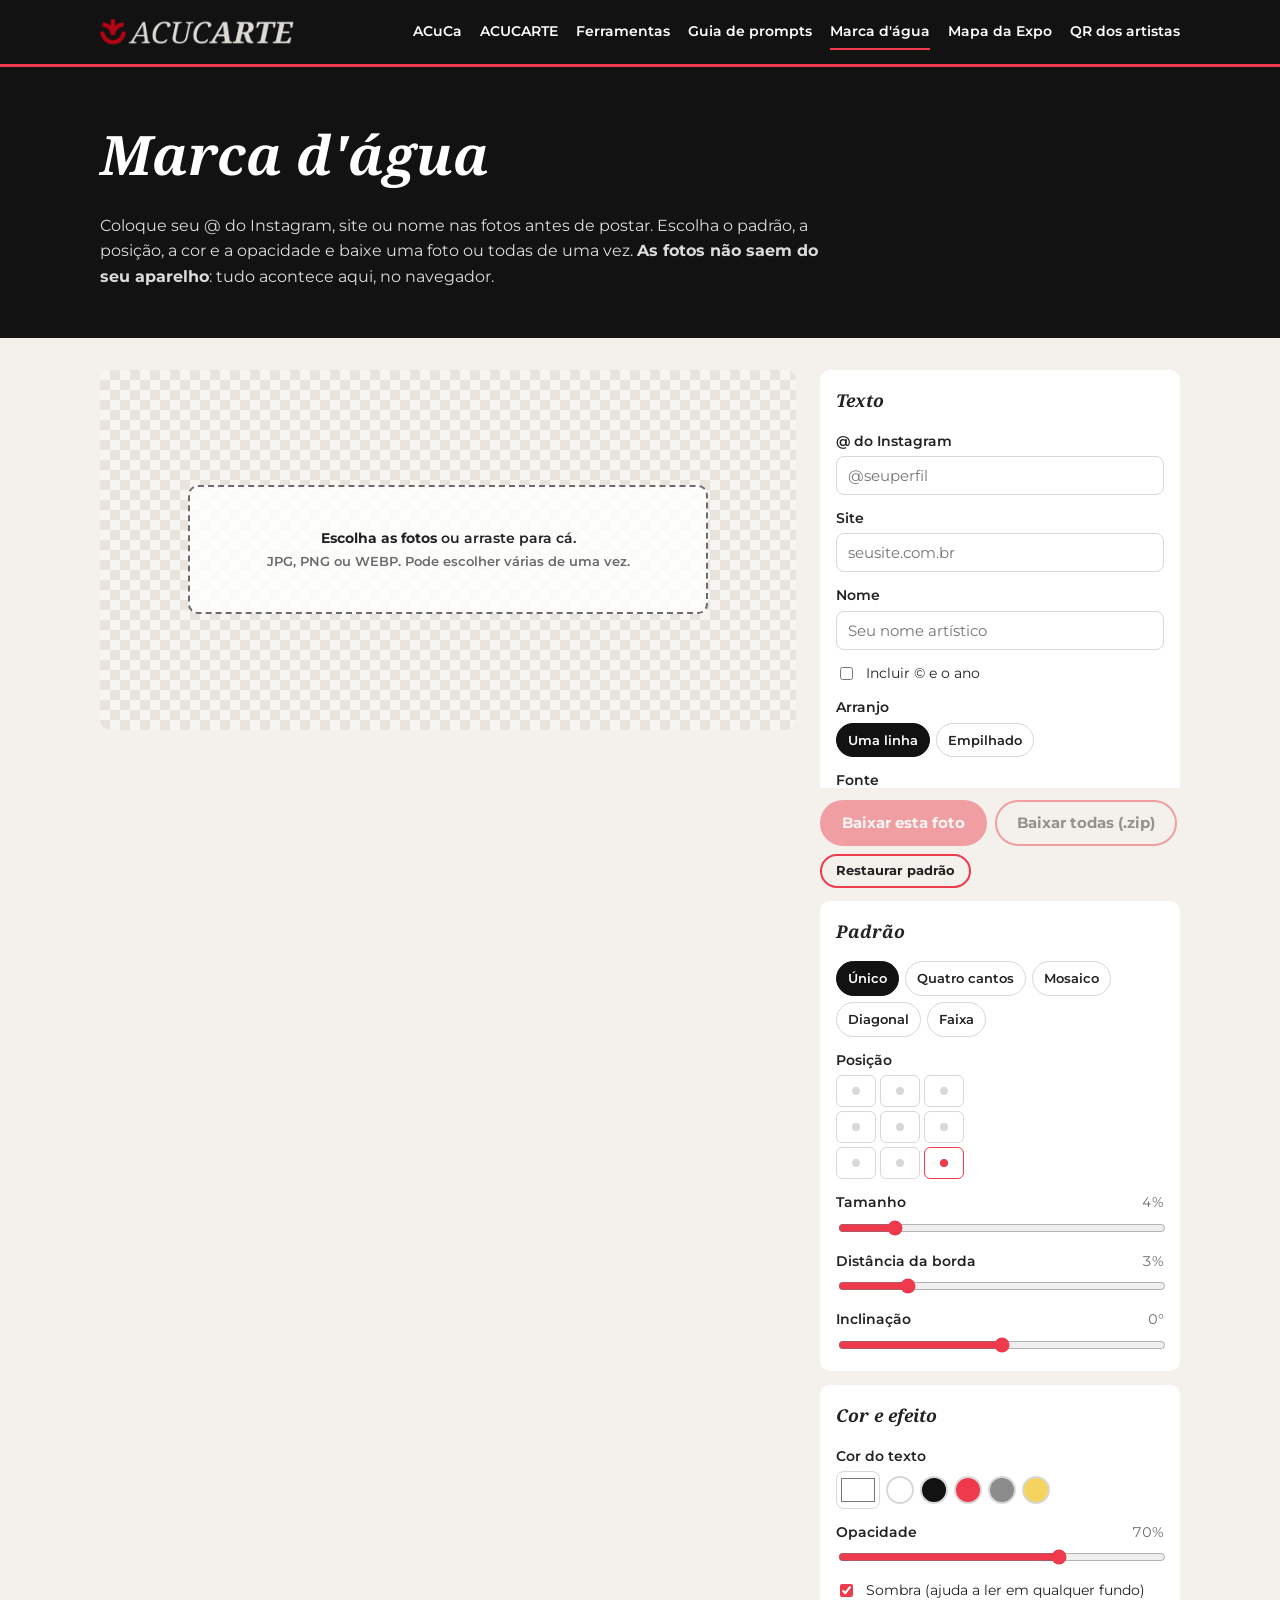
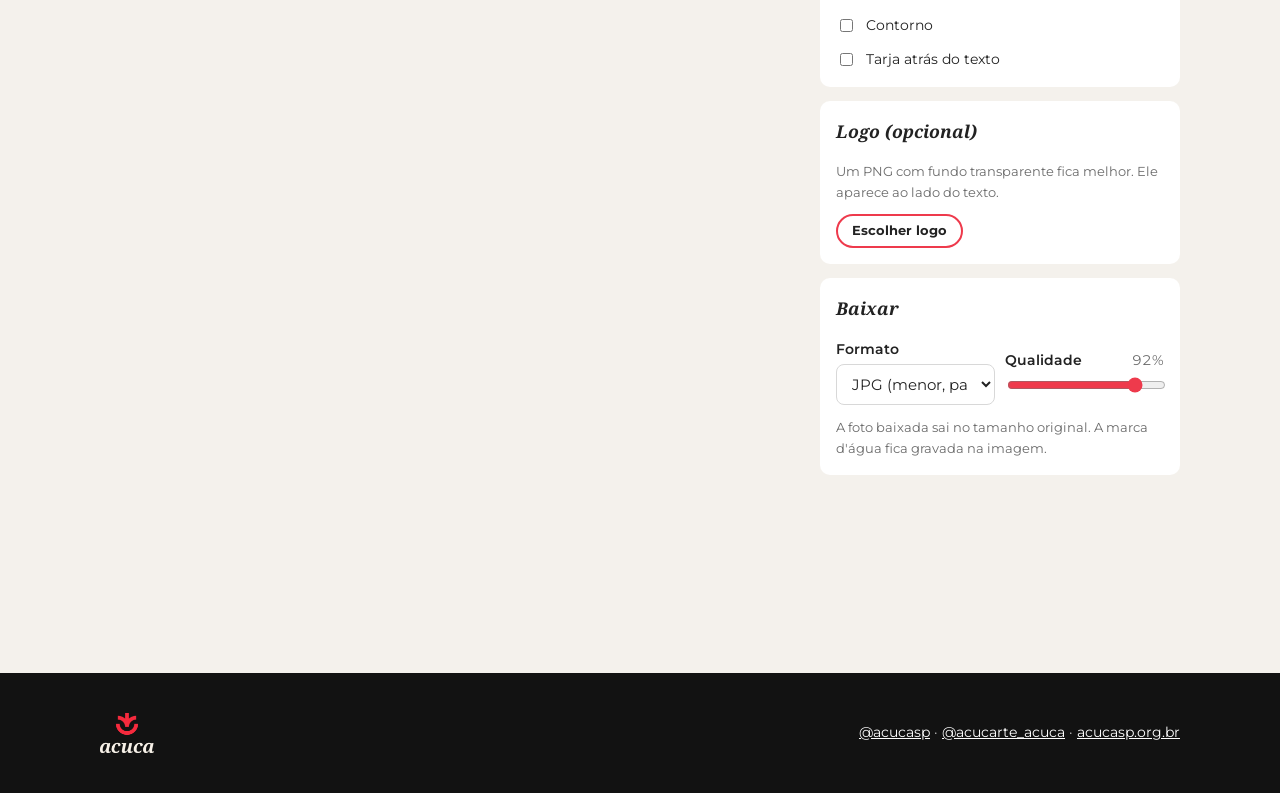
<file: marca-dagua/index.html>
<!doctype html>
<html lang="pt-BR">
<head>
  <meta charset="utf-8">
  <meta name="viewport" content="width=device-width, initial-scale=1">
  <title>Marca d'água para fotos · ACUCARTE</title>
  <meta name="description" content="Coloque seu @ do Instagram, site ou nome nas suas fotos, com vários padrões, posições, cores e opacidades. Gratuito, e as fotos não saem do seu aparelho.">
  <link rel="icon" href="../assets/img/simbolo-acuca.svg" type="image/svg+xml">
  <link rel="preconnect" href="https://fonts.googleapis.com">
  <link rel="preconnect" href="https://fonts.gstatic.com" crossorigin>
  <link rel="stylesheet" href="https://fonts.googleapis.com/css2?family=Noto+Serif:ital,wght@1,400;1,600;1,700&family=Montserrat:wght@400;600;700;800&display=swap">
  <link rel="stylesheet" href="../assets/css/style.css?v=202610291748">
</head>
<body>
  <a class="pular" href="#conteudo">Pular para o conteúdo</a>
  <header class="topo">
    <div class="wrap">
      <a class="marca" href="../"><img src="../assets/img/logo-acucarte-claro.png" alt="ACUCARTE" width="910" height="122"></a>
      <nav aria-label="Principal">
        <a href="../#acuca">ACuCa</a>
        <a href="../#acucarte">ACUCARTE</a>
        <a href="../#ferramentas">Ferramentas</a>
        <a href="../prompts/">Guia de prompts</a>
        <a href="./" aria-current="page">Marca d'água</a>
        <a href="../expocannabis/">Mapa da Expo</a>
        <a href="../qr/">QR dos artistas</a>
      </nav>
    </div>
  </header>

  <main id="conteudo">
    <div class="cabeca">
      <div class="wrap">
        <h1>Marca d'água</h1>
        <p>Coloque seu @ do Instagram, site ou nome nas fotos antes de postar. Escolha o padrão, a posição, a cor e a opacidade e baixe uma foto ou todas de uma vez. <strong>As fotos não saem do seu aparelho</strong>: tudo acontece aqui, no navegador.</p>
      </div>
    </div>

    <section style="padding-top:32px">
      <div class="wrap estudio">
        <div>
          <div class="palco" id="palco">
            <label class="soltar" id="soltar" for="arquivos">
              <strong>Escolha as fotos</strong> ou arraste para cá.<br>
              <span class="dica">JPG, PNG ou WEBP. Pode escolher várias de uma vez.</span>
            </label>
            <canvas id="tela" hidden aria-label="Prévia da foto com a marca d'água"></canvas>
          </div>
          <input type="file" id="arquivos" accept="image/jpeg,image/png,image/webp,image/gif,image/avif,image/heic" multiple class="sr-only">
          <div class="miniaturas" id="miniaturas" aria-label="Fotos carregadas"></div>
          <p class="dica" id="status" role="status"></p>
        </div>

        <form class="painel" id="painel" autocomplete="off">
          <fieldset>
            <legend>Texto</legend>
            <div class="campo"><label for="arroba">@ do Instagram</label><input type="text" id="arroba" name="arroba" placeholder="@seuperfil"></div>
            <div class="campo"><label for="site">Site</label><input type="text" id="site" name="site" placeholder="seusite.com.br"></div>
            <div class="campo"><label for="nome">Nome</label><input type="text" id="nome" name="nome" placeholder="Seu nome artístico"></div>
            <label class="linha" style="font-weight:400"><input type="checkbox" name="copyright"> <span>Incluir © e o ano</span></label>
            <div class="campo">
              <span id="rot-arranjo" style="font-weight:600;font-size:14px">Arranjo</span>
              <div class="chips" role="radiogroup" aria-labelledby="rot-arranjo">
                <label><input type="radio" name="arranjo" value="linha" checked><span>Uma linha</span></label>
                <label><input type="radio" name="arranjo" value="empilhado"><span>Empilhado</span></label>
              </div>
            </div>
            <div class="campo"><label for="fonte">Fonte</label>
              <select id="fonte" name="fonte">
                <option value="montserrat-forte">Montserrat forte</option>
                <option value="montserrat">Montserrat leve</option>
                <option value="serifa">Serifa itálica (ACUCARTE)</option>
                <option value="maquina">Máquina de escrever</option>
                <option value="classica">Clássica</option>
              </select>
            </div>
            <label class="linha" style="font-weight:400"><input type="checkbox" name="maiusculas"> <span>Tudo em maiúsculas</span></label>
          </fieldset>

          <fieldset>
            <legend>Padrão</legend>
            <div class="chips" role="radiogroup" aria-label="Padrão da marca d'água">
              <label><input type="radio" name="padrao" value="unico" checked><span>Único</span></label>
              <label><input type="radio" name="padrao" value="cantos"><span>Quatro cantos</span></label>
              <label><input type="radio" name="padrao" value="mosaico"><span>Mosaico</span></label>
              <label><input type="radio" name="padrao" value="diagonal"><span>Diagonal</span></label>
              <label><input type="radio" name="padrao" value="faixa"><span>Faixa</span></label>
            </div>
            <div class="campo" data-para="unico faixa">
              <span id="rot-posicao" style="font-weight:600;font-size:14px">Posição</span>
              <div class="posicoes" role="radiogroup" aria-labelledby="rot-posicao">
                <label><input type="radio" name="posicao" value="tl" aria-label="Em cima, à esquerda"><span></span></label>
                <label><input type="radio" name="posicao" value="tc" aria-label="Em cima, no centro"><span></span></label>
                <label><input type="radio" name="posicao" value="tr" aria-label="Em cima, à direita"><span></span></label>
                <label><input type="radio" name="posicao" value="ml" aria-label="No meio, à esquerda"><span></span></label>
                <label><input type="radio" name="posicao" value="mc" aria-label="No centro"><span></span></label>
                <label><input type="radio" name="posicao" value="mr" aria-label="No meio, à direita"><span></span></label>
                <label><input type="radio" name="posicao" value="bl" aria-label="Embaixo, à esquerda"><span></span></label>
                <label><input type="radio" name="posicao" value="bc" aria-label="Embaixo, no centro"><span></span></label>
                <label><input type="radio" name="posicao" value="br" aria-label="Embaixo, à direita" checked><span></span></label>
              </div>
            </div>
            <div class="campo"><label for="tamanho">Tamanho <span class="valor" data-valor="tamanho"></span></label><input type="range" id="tamanho" name="tamanho" min="1" max="20" step="0.5" value="4"></div>
            <div class="campo" data-para="unico cantos faixa"><label for="margem">Distância da borda <span class="valor" data-valor="margem"></span></label><input type="range" id="margem" name="margem" min="0" max="15" step="0.5" value="3"></div>
            <div class="campo" data-para="mosaico diagonal"><label for="espaco">Espaçamento <span class="valor" data-valor="espaco"></span></label><input type="range" id="espaco" name="espaco" min="20" max="400" step="10" value="120"></div>
            <div class="campo" data-para="unico cantos mosaico diagonal"><label for="rotacao">Inclinação <span class="valor" data-valor="rotacao"></span></label><input type="range" id="rotacao" name="rotacao" min="-90" max="90" step="1" value="0"></div>
          </fieldset>

          <fieldset>
            <legend>Cor e efeito</legend>
            <div class="campo">
              <label for="cor">Cor do texto</label>
              <div class="cores">
                <input type="color" id="cor" name="cor" value="#ffffff">
                <button type="button" data-cor="#ffffff" style="background:#fff" aria-label="Branco"></button>
                <button type="button" data-cor="#121212" style="background:#121212" aria-label="Preto"></button>
                <button type="button" data-cor="#ee3a4c" style="background:#ee3a4c" aria-label="Vermelho ACUCARTE"></button>
                <button type="button" data-cor="#8c8c8c" style="background:#8c8c8c" aria-label="Cinza"></button>
                <button type="button" data-cor="#f4d35e" style="background:#f4d35e" aria-label="Amarelo"></button>
              </div>
            </div>
            <div class="campo"><label for="opacidade">Opacidade <span class="valor" data-valor="opacidade"></span></label><input type="range" id="opacidade" name="opacidade" min="5" max="100" step="1" value="70"></div>
            <label class="linha" style="font-weight:400"><input type="checkbox" name="sombra" checked> <span>Sombra (ajuda a ler em qualquer fundo)</span></label>
            <label class="linha" style="font-weight:400"><input type="checkbox" name="contorno"> <span>Contorno</span></label>
            <label class="linha" style="font-weight:400"><input type="checkbox" name="tarja"> <span>Tarja atrás do texto</span></label>
            <div class="linha" data-para-tarja>
              <input type="color" name="corTarja" value="#121212" aria-label="Cor da tarja">
              <div class="campo"><label for="opTarja">Opacidade da tarja <span class="valor" data-valor="opTarja"></span></label><input type="range" id="opTarja" name="opTarja" min="5" max="100" step="1" value="45"></div>
            </div>
          </fieldset>

          <fieldset>
            <legend>Logo (opcional)</legend>
            <p class="dica">Um PNG com fundo transparente fica melhor. Ele aparece ao lado do texto.</p>
            <div class="linha">
              <label class="btn sm contorno" for="logo" style="flex:0 0 auto">Escolher logo</label>
              <button type="button" class="btn sm contorno" id="tirarLogo" hidden style="flex:0 0 auto">Remover</button>
              <span class="dica" id="nomeLogo"></span>
            </div>
            <input type="file" id="logo" accept="image/png,image/svg+xml,image/webp,image/jpeg" class="sr-only">
          </fieldset>

          <fieldset>
            <legend>Baixar</legend>
            <div class="linha">
              <div class="campo"><label for="formato">Formato</label>
                <select id="formato" name="formato">
                  <option value="image/jpeg">JPG (menor, para redes)</option>
                  <option value="image/png">PNG (sem perda)</option>
                  <option value="image/webp">WEBP</option>
                </select>
              </div>
              <div class="campo" data-para-qualidade><label for="qualidade">Qualidade <span class="valor" data-valor="qualidade"></span></label><input type="range" id="qualidade" name="qualidade" min="50" max="100" step="1" value="92"></div>
            </div>
            <p class="dica">A foto baixada sai no tamanho original. A marca d'água fica gravada na imagem.</p>
          </fieldset>

          <div class="acoes">
            <button type="button" class="btn" id="baixar" disabled>Baixar esta foto</button>
            <button type="button" class="btn contorno" id="baixarTodas" disabled>Baixar todas (.zip)</button>
            <button type="button" class="btn contorno" id="compartilhar" hidden disabled>Compartilhar</button>
            <button type="button" class="btn contorno sm" id="restaurar">Restaurar padrão</button>
          </div>
        </form>
      </div>
    </section>
  </main>

  <footer class="rodape">
    <div class="wrap">
      <img src="../assets/img/logo-acuca-branco.png" alt="ACuCa-SP" width="852" height="634">
      <div>
        <a href="https://instagram.com/acucasp" target="_blank" rel="noopener">@acucasp</a> · <a href="https://instagram.com/acucarte_acuca" target="_blank" rel="noopener">@acucarte_acuca</a> ·
        <a href="https://www.acucasp.org.br" target="_blank" rel="noopener">acucasp.org.br</a>
      </div>
    </div>
  </footer>
  <script src="../assets/js/zip.js?v=202610291748" defer></script>
  <script src="../assets/js/marca-dagua.js?v=202610291748" defer></script>
</body>
</html>
</file>
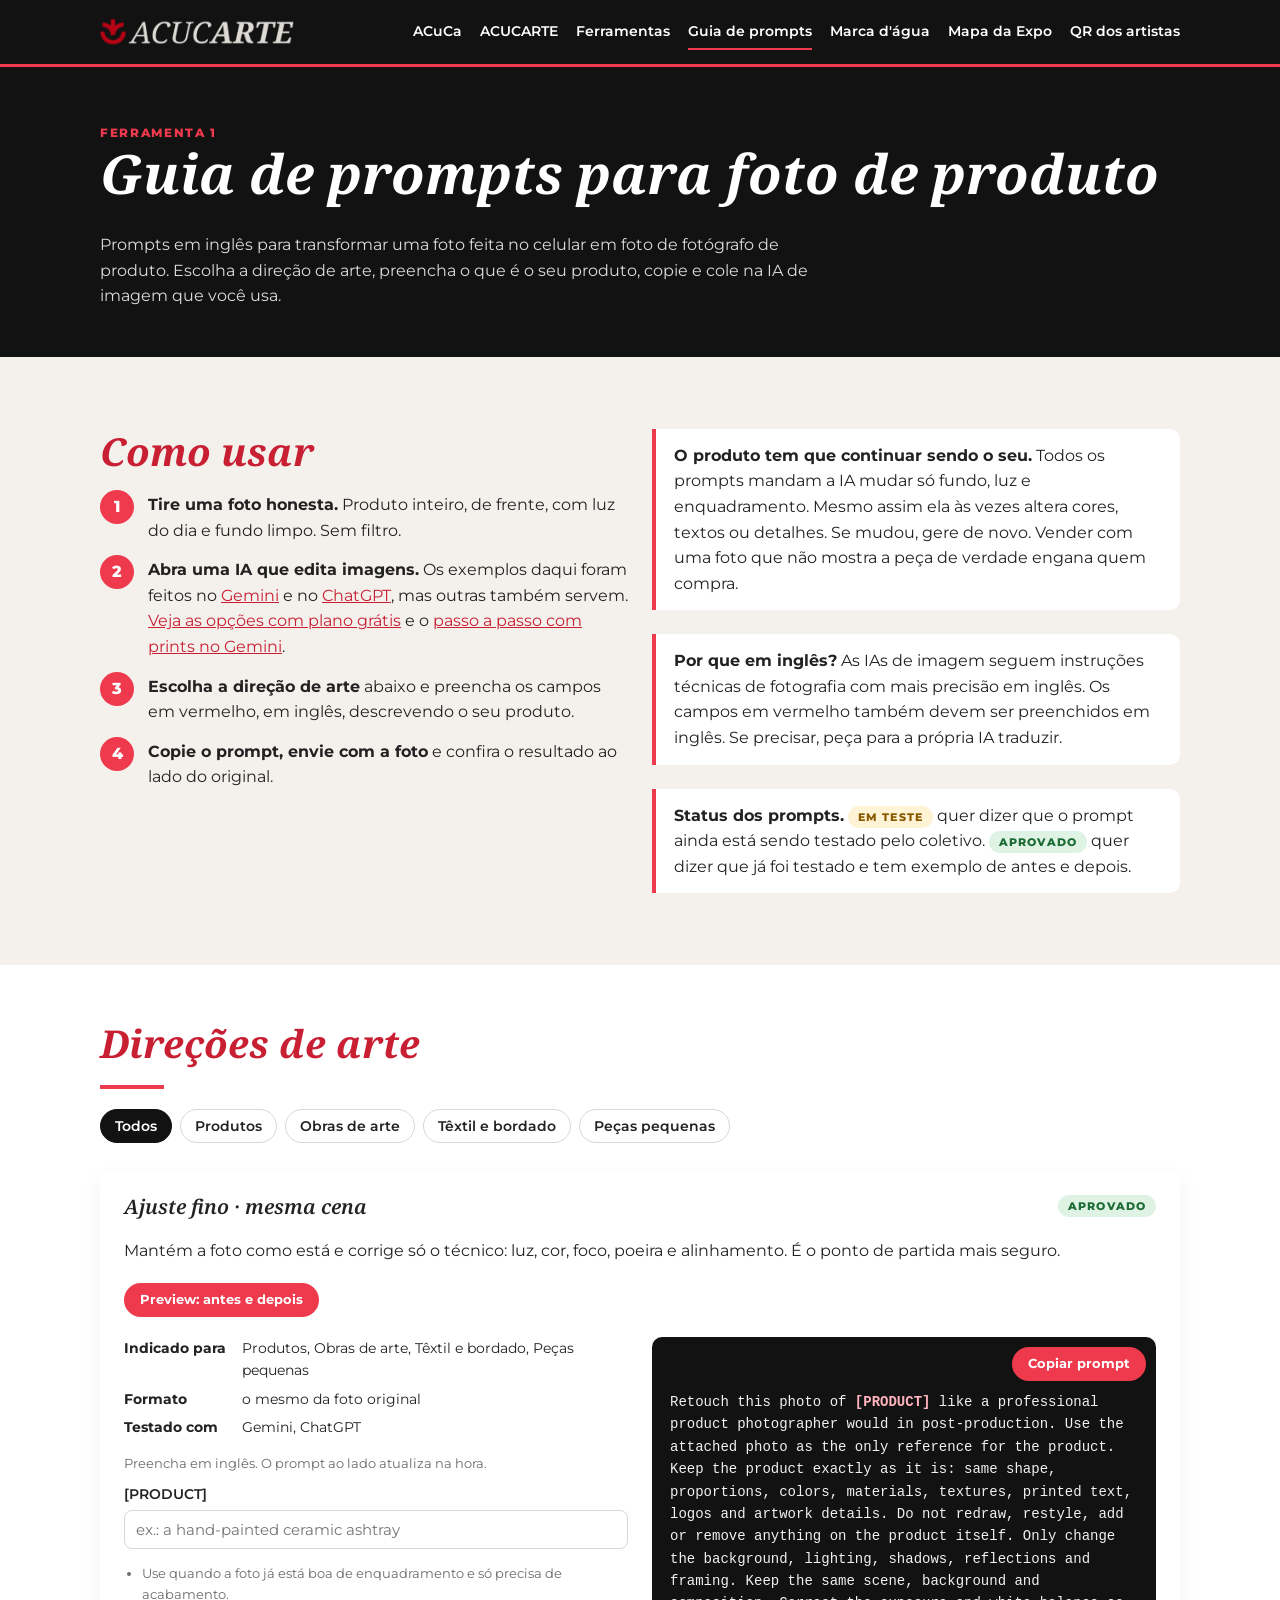
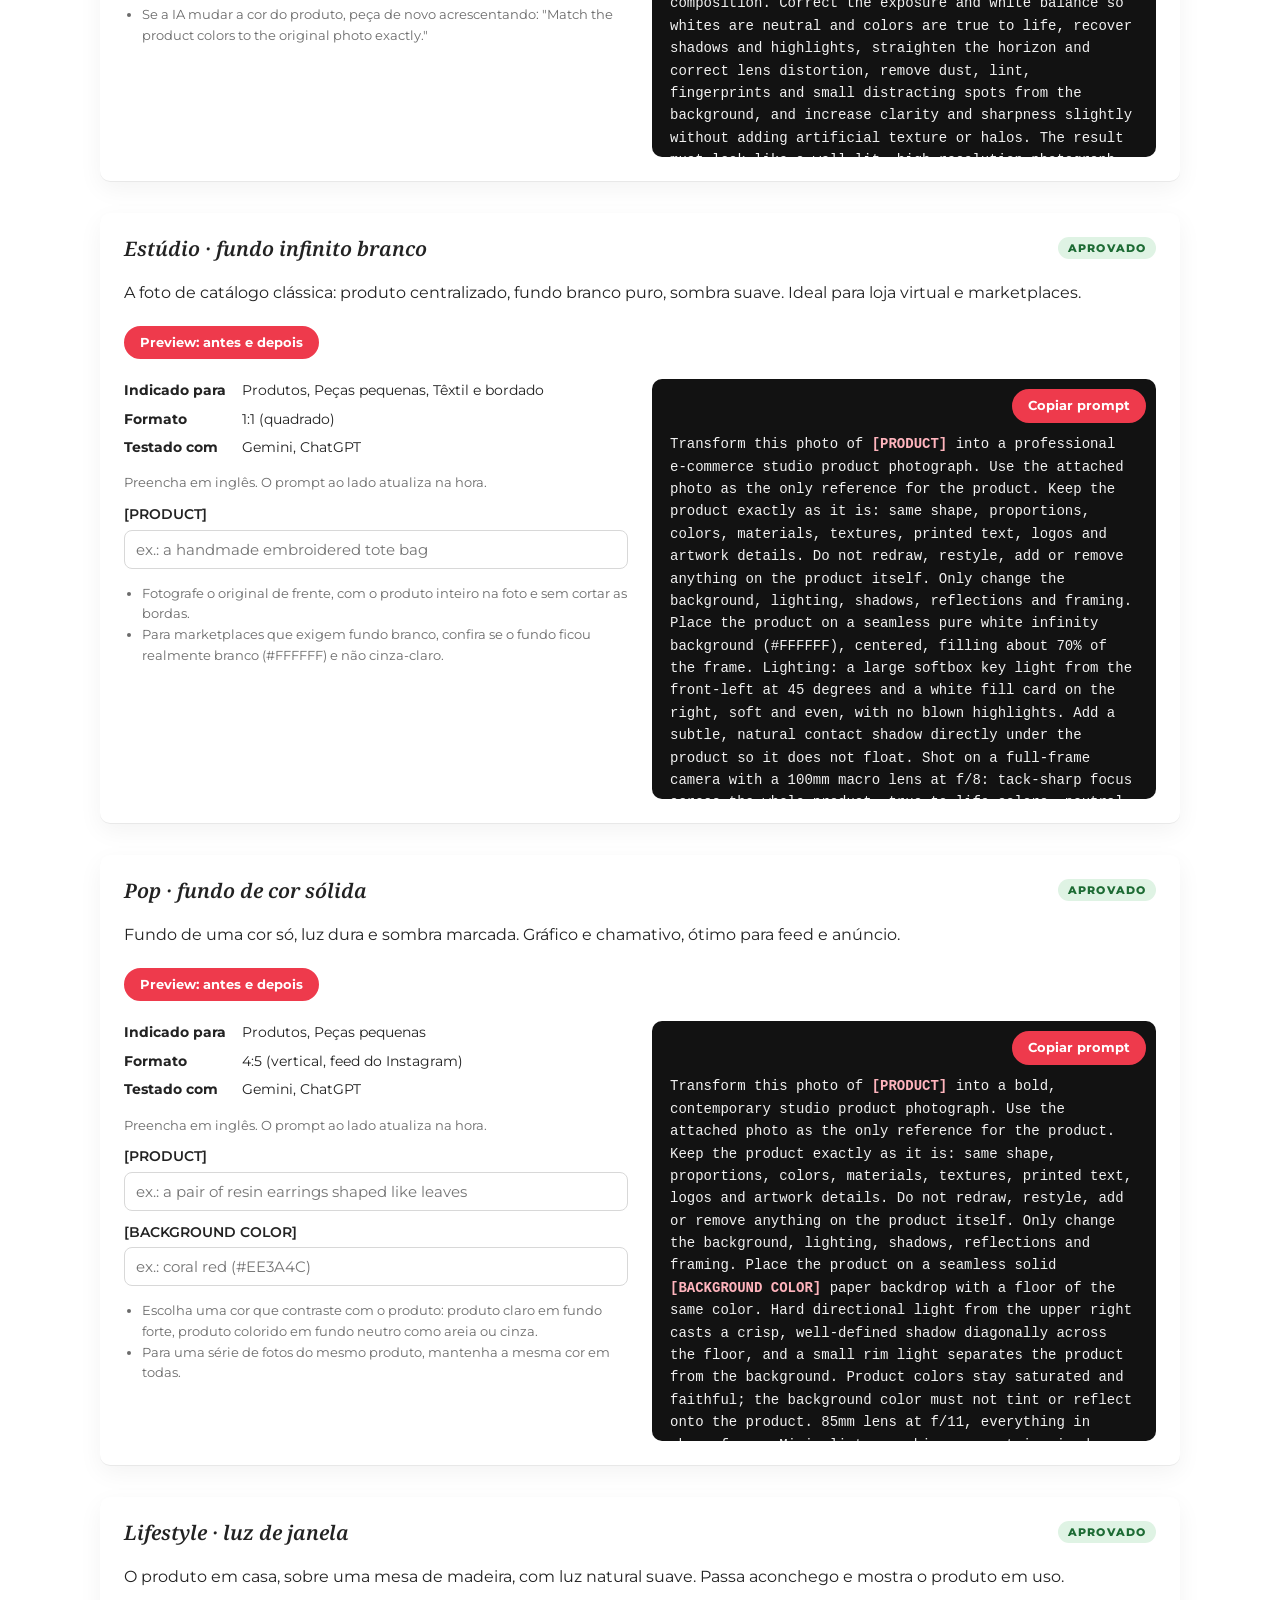
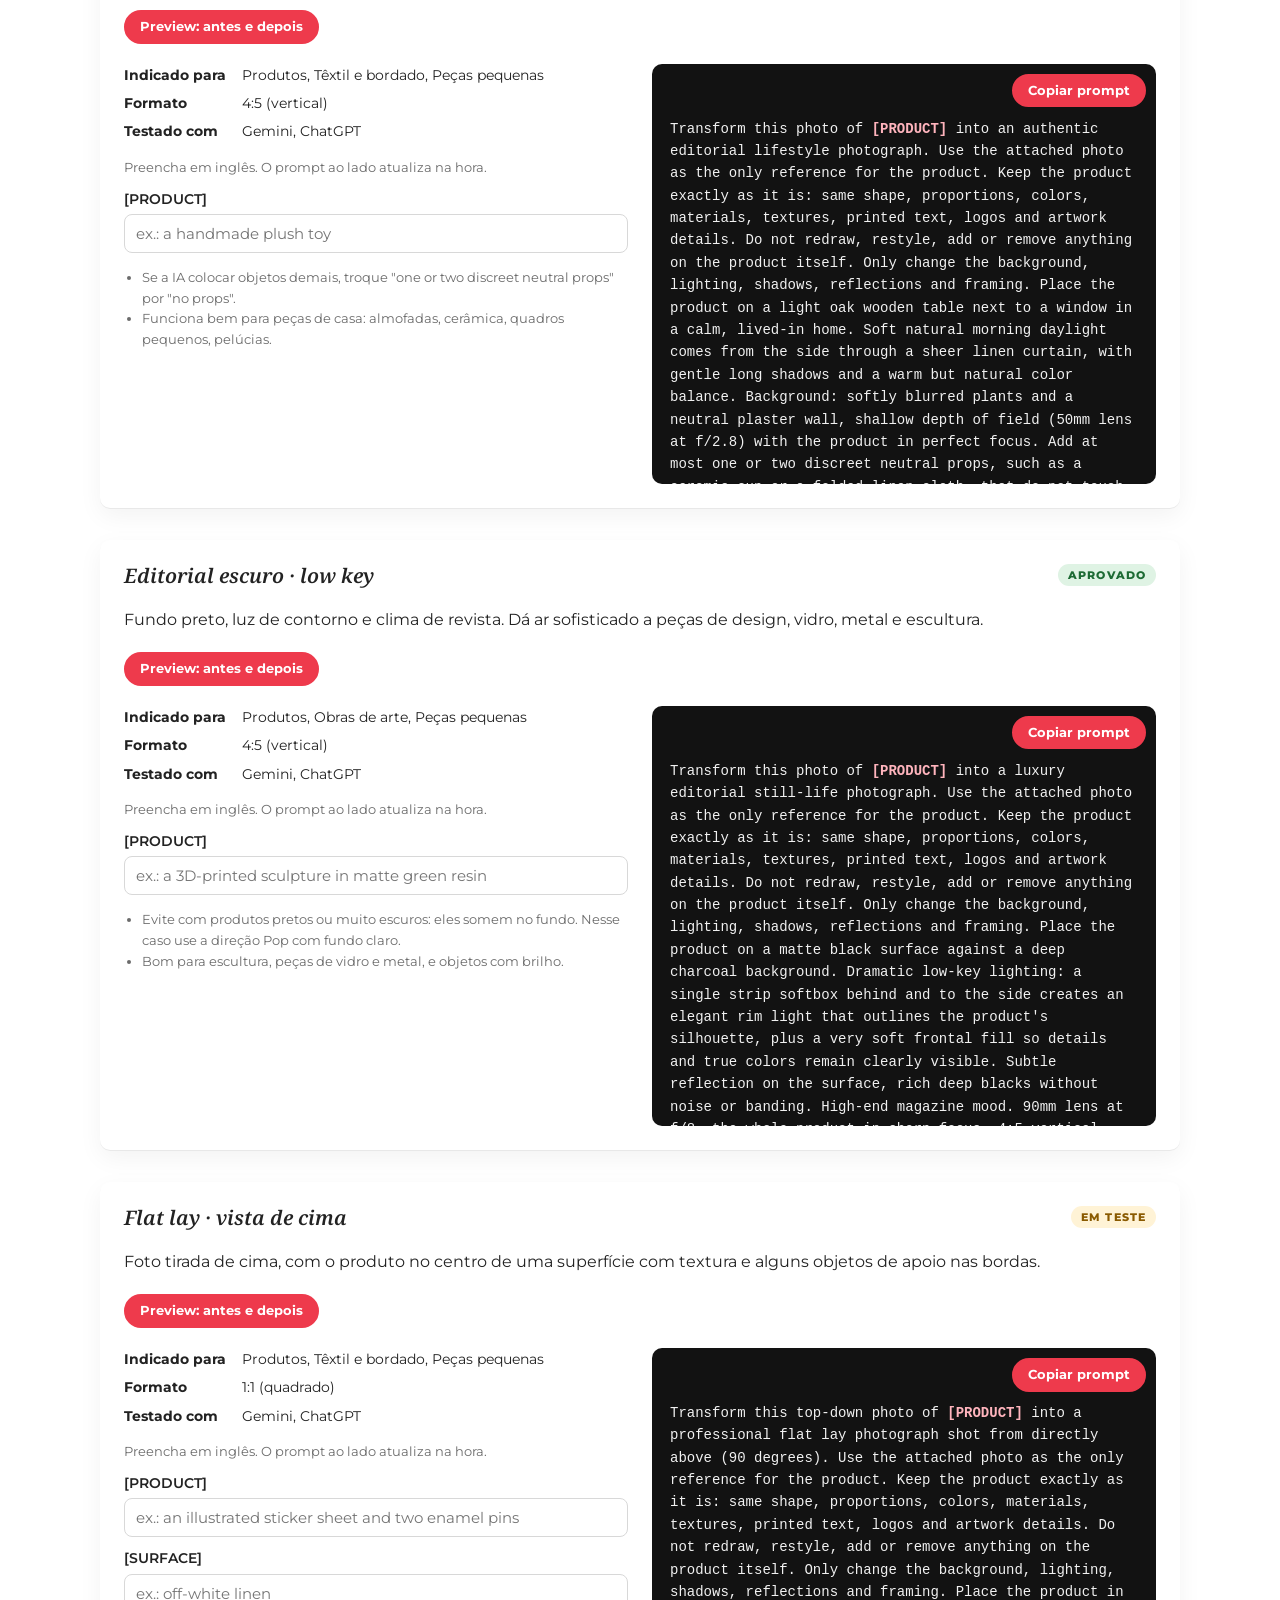
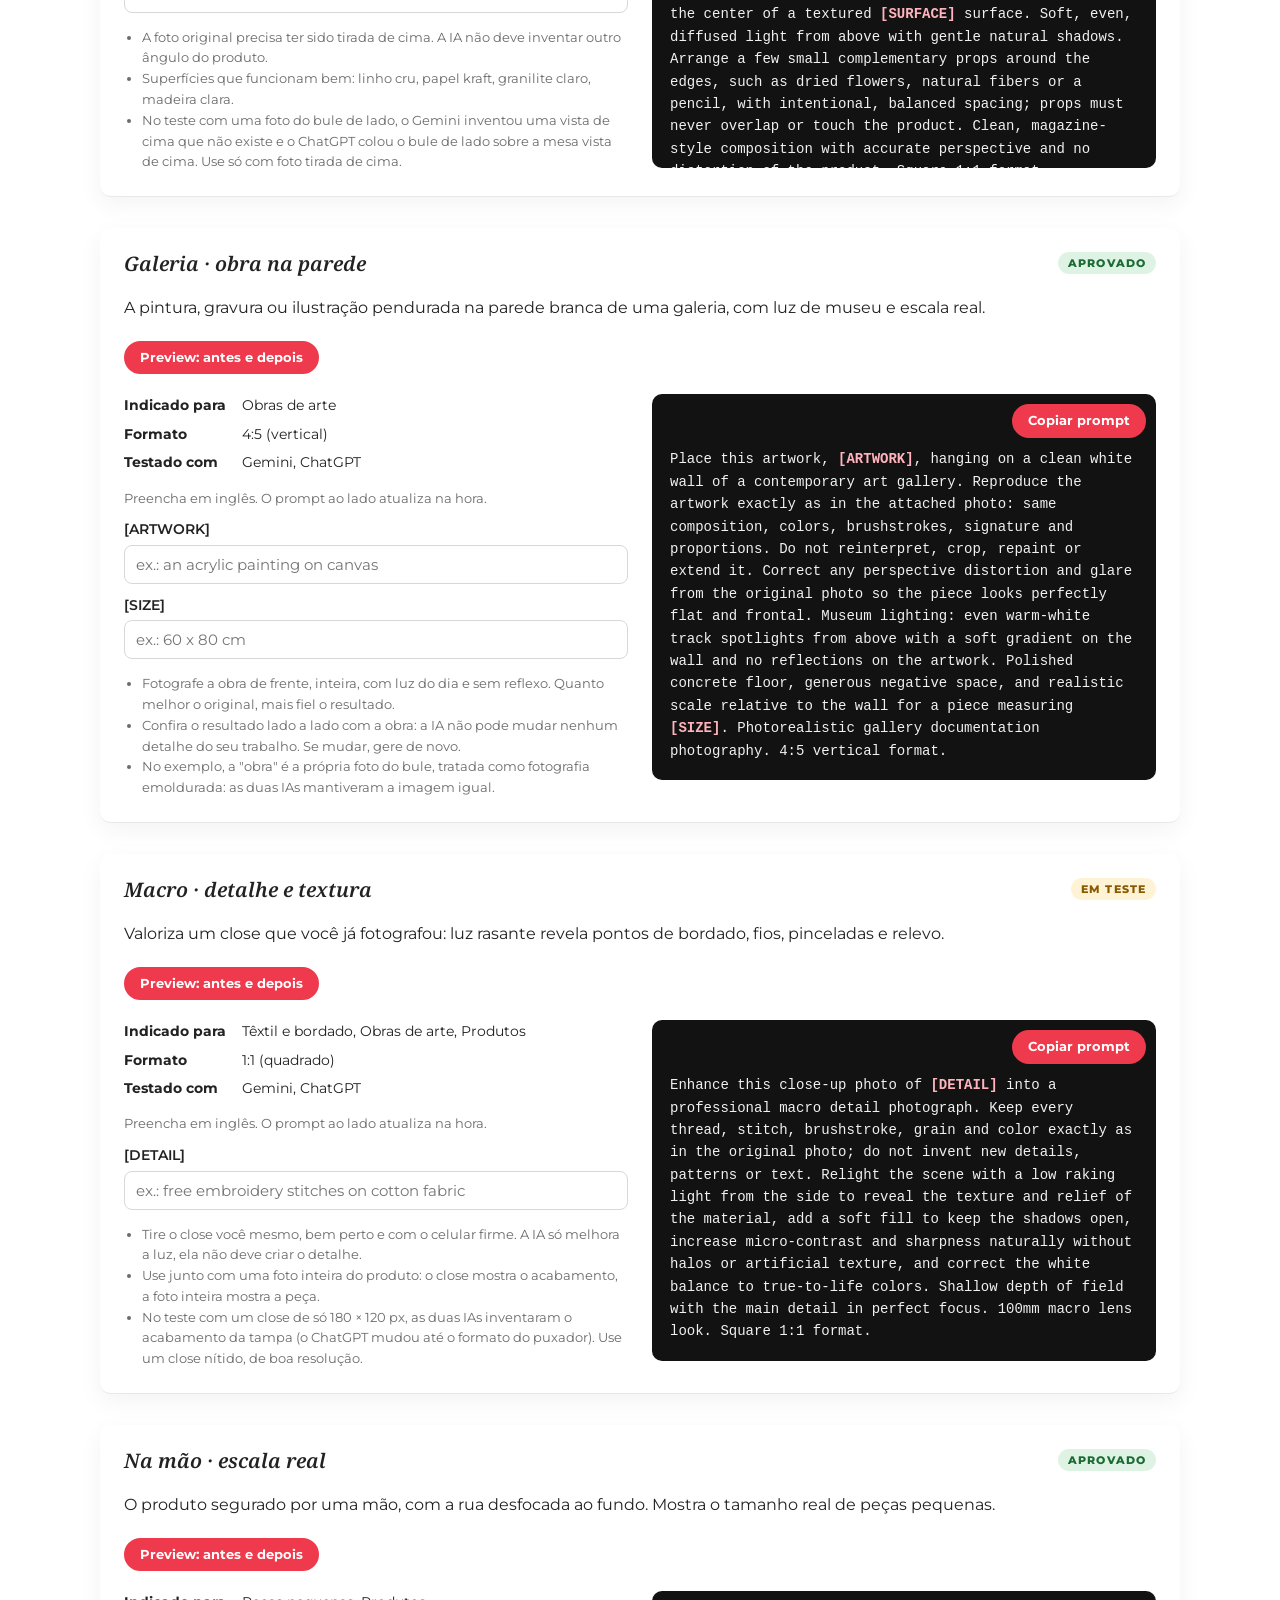
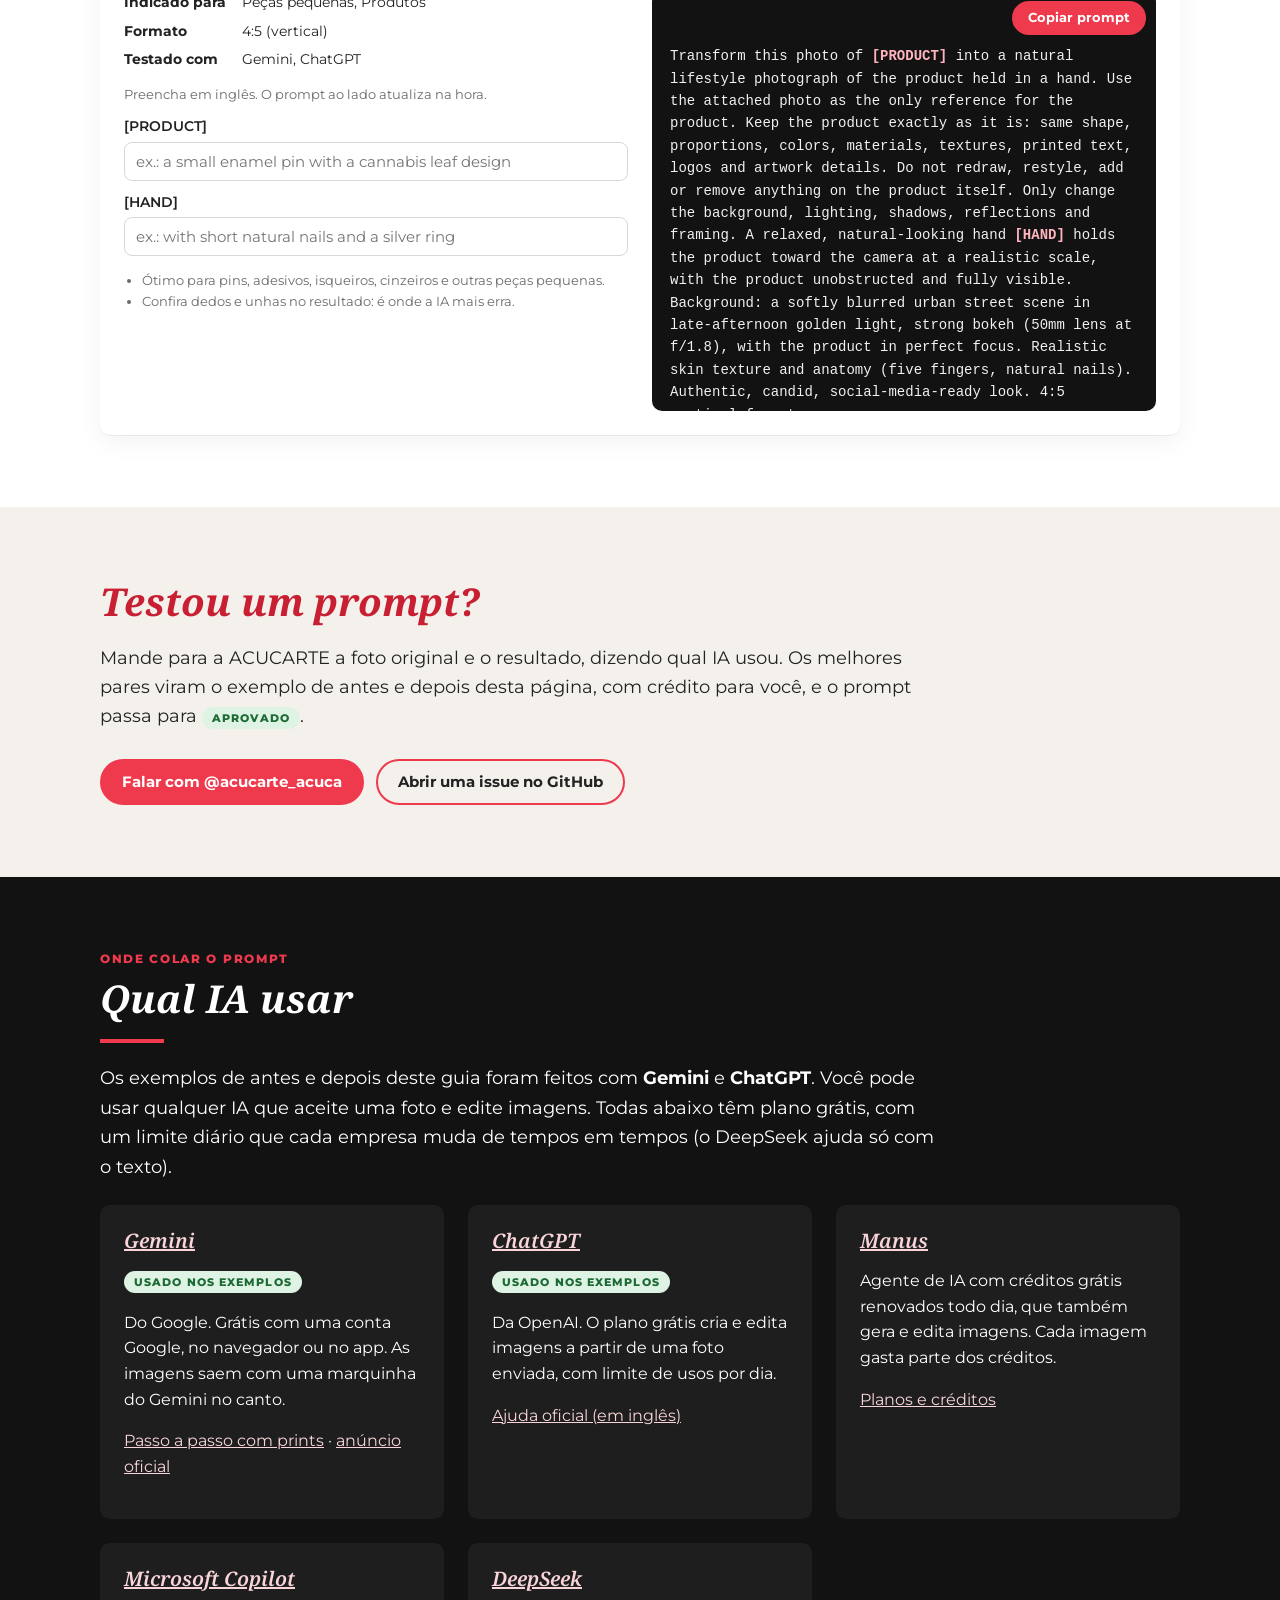
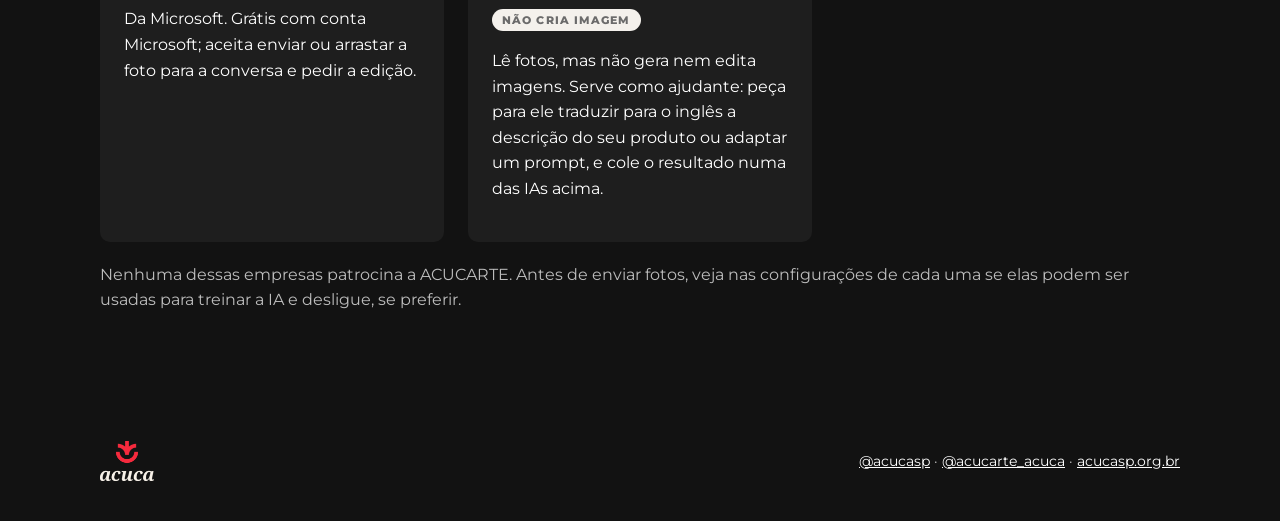
<file: prompts/index.html>
<!doctype html>
<html lang="pt-BR">
<head>
  <meta charset="utf-8">
  <meta name="viewport" content="width=device-width, initial-scale=1">
  <title>Guia de prompts para foto de produto · ACUCARTE</title>
  <meta name="description" content="Prompts em inglês para transformar a foto do seu produto ou obra em foto de estúdio com IA, com várias direções de arte. Uma ferramenta gratuita da ACUCARTE.">
  <link rel="icon" href="../assets/img/simbolo-acuca.svg" type="image/svg+xml">
  <link rel="preconnect" href="https://fonts.googleapis.com">
  <link rel="preconnect" href="https://fonts.gstatic.com" crossorigin>
  <link rel="stylesheet" href="https://fonts.googleapis.com/css2?family=Noto+Serif:ital,wght@1,400;1,600;1,700&family=Montserrat:wght@400;600;700;800&display=swap">
  <link rel="stylesheet" href="../assets/css/style.css?v=202610291748">
</head>
<body>
  <a class="pular" href="#conteudo">Pular para o conteúdo</a>
  <header class="topo">
    <div class="wrap">
      <a class="marca" href="../"><img src="../assets/img/logo-acucarte-claro.png" alt="ACUCARTE" width="910" height="122"></a>
      <nav aria-label="Principal">
        <a href="../#acuca">ACuCa</a>
        <a href="../#acucarte">ACUCARTE</a>
        <a href="../#ferramentas">Ferramentas</a>
        <a href="./" aria-current="page">Guia de prompts</a>
        <a href="../marca-dagua/">Marca d'água</a>
        <a href="../expocannabis/">Mapa da Expo</a>
        <a href="../qr/">QR dos artistas</a>
      </nav>
    </div>
  </header>

  <main id="conteudo">
    <div class="cabeca">
      <div class="wrap">
        <p class="rotulo" style="color:var(--vermelho)">Ferramenta 1</p>
        <h1>Guia de prompts para foto de produto</h1>
        <p>Prompts em inglês para transformar uma foto feita no celular em foto de fotógrafo de produto. Escolha a direção de arte, preencha o que é o seu produto, copie e cole na IA de imagem que você usa.</p>
      </div>
    </div>

    <section>
      <div class="wrap grade g2">
        <div>
          <h2>Como usar</h2>
          <ol class="passos">
            <li><strong>Tire uma foto honesta.</strong> Produto inteiro, de frente, com luz do dia e fundo limpo. Sem filtro.</li>
            <li><strong>Abra uma IA que edita imagens.</strong> Os exemplos daqui foram feitos no <a href="https://gemini.google.com" target="_blank" rel="noopener">Gemini</a> e no <a href="https://chatgpt.com" target="_blank" rel="noopener">ChatGPT</a>, mas outras também servem. <a href="#qual-ia">Veja as opções com plano grátis</a> e o <a href="gemini/">passo a passo com prints no Gemini</a>.</li>
            <li><strong>Escolha a direção de arte</strong> abaixo e preencha os campos em vermelho, em inglês, descrevendo o seu produto.</li>
            <li><strong>Copie o prompt, envie com a foto</strong> e confira o resultado ao lado do original.</li>
          </ol>
        </div>
        <div class="grade" style="align-content:start">
          <div class="aviso">
            <strong>O produto tem que continuar sendo o seu.</strong> Todos os prompts mandam a IA mudar só fundo, luz e enquadramento. Mesmo assim ela às vezes altera cores, textos ou detalhes. Se mudou, gere de novo. Vender com uma foto que não mostra a peça de verdade engana quem compra.
          </div>
          <div class="aviso">
            <strong>Por que em inglês?</strong> As IAs de imagem seguem instruções técnicas de fotografia com mais precisão em inglês. Os campos em vermelho também devem ser preenchidos em inglês. Se precisar, peça para a própria IA traduzir.
          </div>
          <div class="aviso">
            <strong>Status dos prompts.</strong> <span class="selo teste">em teste</span> quer dizer que o prompt ainda está sendo testado pelo coletivo. <span class="selo aprovado">aprovado</span> quer dizer que já foi testado e tem exemplo de antes e depois.
          </div>
        </div>
      </div>
    </section>

    <section class="branca" style="padding-top:56px">
      <div class="wrap">
        <h2>Direções de arte</h2>
        <hr class="fio">
        <div class="filtros" role="group" aria-label="Filtrar por tipo de trabalho">
          <button type="button" data-filtro="" aria-pressed="true">Todos</button>
          <button type="button" data-filtro="produto" aria-pressed="false">Produtos</button>
          <button type="button" data-filtro="obra" aria-pressed="false">Obras de arte</button>
          <button type="button" data-filtro="textil" aria-pressed="false">Têxtil e bordado</button>
          <button type="button" data-filtro="pequeno" aria-pressed="false">Peças pequenas</button>
        </div>
        <div id="lista" aria-live="polite"><p class="mudo">Carregando os prompts…</p></div>
      </div>
    </section>

    <section>
      <div class="wrap">
        <h2>Testou um prompt?</h2>
        <p class="lead">Mande para a ACUCARTE a foto original e o resultado, dizendo qual IA usou. Os melhores pares viram o exemplo de antes e depois desta página, com crédito para você, e o prompt passa para <span class="selo aprovado">aprovado</span>.</p>
        <div class="botoes">
          <a class="btn" href="https://instagram.com/acucarte_acuca" target="_blank" rel="noopener">Falar com @acucarte_acuca</a>
          <a class="btn contorno" href="https://github.com/Acuca-SP/acuca-sp.github.io/issues/new?title=Teste+de+prompt">Abrir uma issue no GitHub</a>
        </div>
      </div>
    </section>
    <section id="qual-ia" class="escura">
      <div class="wrap">
        <p class="rotulo">Onde colar o prompt</p>
        <h2>Qual IA usar</h2>
        <hr class="fio">
        <p class="lead">Os exemplos de antes e depois deste guia foram feitos com <strong>Gemini</strong> e <strong>ChatGPT</strong>. Você pode usar qualquer IA que aceite uma foto e edite imagens. Todas abaixo têm plano grátis, com um limite diário que cada empresa muda de tempos em tempos (o DeepSeek ajuda só com o texto).</p>
        <div class="grade g3" style="margin-top:24px">
          <article class="cartao">
            <h3><a href="https://gemini.google.com" target="_blank" rel="noopener">Gemini</a></h3>
            <p><span class="selo aprovado">usado nos exemplos</span></p>
            <p>Do Google. Grátis com uma conta Google, no navegador ou no app. As imagens saem com uma marquinha do Gemini no canto.</p>
            <p><a href="gemini/">Passo a passo com prints</a> · <a href="https://blog.google/products/gemini/image-editing/" target="_blank" rel="noopener">anúncio oficial</a></p>
          </article>
          <article class="cartao">
            <h3><a href="https://chatgpt.com" target="_blank" rel="noopener">ChatGPT</a></h3>
            <p><span class="selo aprovado">usado nos exemplos</span></p>
            <p>Da OpenAI. O plano grátis cria e edita imagens a partir de uma foto enviada, com limite de usos por dia.</p>
            <p><a href="https://help.openai.com/en/articles/11084440" target="_blank" rel="noopener">Ajuda oficial (em inglês)</a></p>
          </article>
          <article class="cartao">
            <h3><a href="https://manus.im" target="_blank" rel="noopener">Manus</a></h3>
            <p>Agente de IA com créditos grátis renovados todo dia, que também gera e edita imagens. Cada imagem gasta parte dos créditos.</p>
            <p><a href="https://manus.im/pricing" target="_blank" rel="noopener">Planos e créditos</a></p>
          </article>
          <article class="cartao">
            <h3><a href="https://copilot.microsoft.com" target="_blank" rel="noopener">Microsoft Copilot</a></h3>
            <p>Da Microsoft. Grátis com conta Microsoft; aceita enviar ou arrastar a foto para a conversa e pedir a edição.</p>
          </article>
          <article class="cartao">
            <h3><a href="https://chat.deepseek.com" target="_blank" rel="noopener">DeepSeek</a></h3>
            <p><span class="selo">não cria imagem</span></p>
            <p>Lê fotos, mas não gera nem edita imagens. Serve como ajudante: peça para ele traduzir para o inglês a descrição do seu produto ou adaptar um prompt, e cole o resultado numa das IAs acima.</p>
          </article>
        </div>
        <p class="mudo" style="margin-top:20px">Nenhuma dessas empresas patrocina a ACUCARTE. Antes de enviar fotos, veja nas configurações de cada uma se elas podem ser usadas para treinar a IA e desligue, se preferir.</p>
      </div>
    </section>
  </main>

  <footer class="rodape">
    <div class="wrap">
      <img src="../assets/img/logo-acuca-branco.png" alt="ACuCa-SP" width="852" height="634">
      <div>
        <a href="https://instagram.com/acucasp" target="_blank" rel="noopener">@acucasp</a> · <a href="https://instagram.com/acucarte_acuca" target="_blank" rel="noopener">@acucarte_acuca</a> ·
        <a href="https://www.acucasp.org.br" target="_blank" rel="noopener">acucasp.org.br</a>
      </div>
    </div>
  </footer>
  <script src="../assets/js/prompts.js?v=202610291748" defer></script>
</body>
</html>
</file>
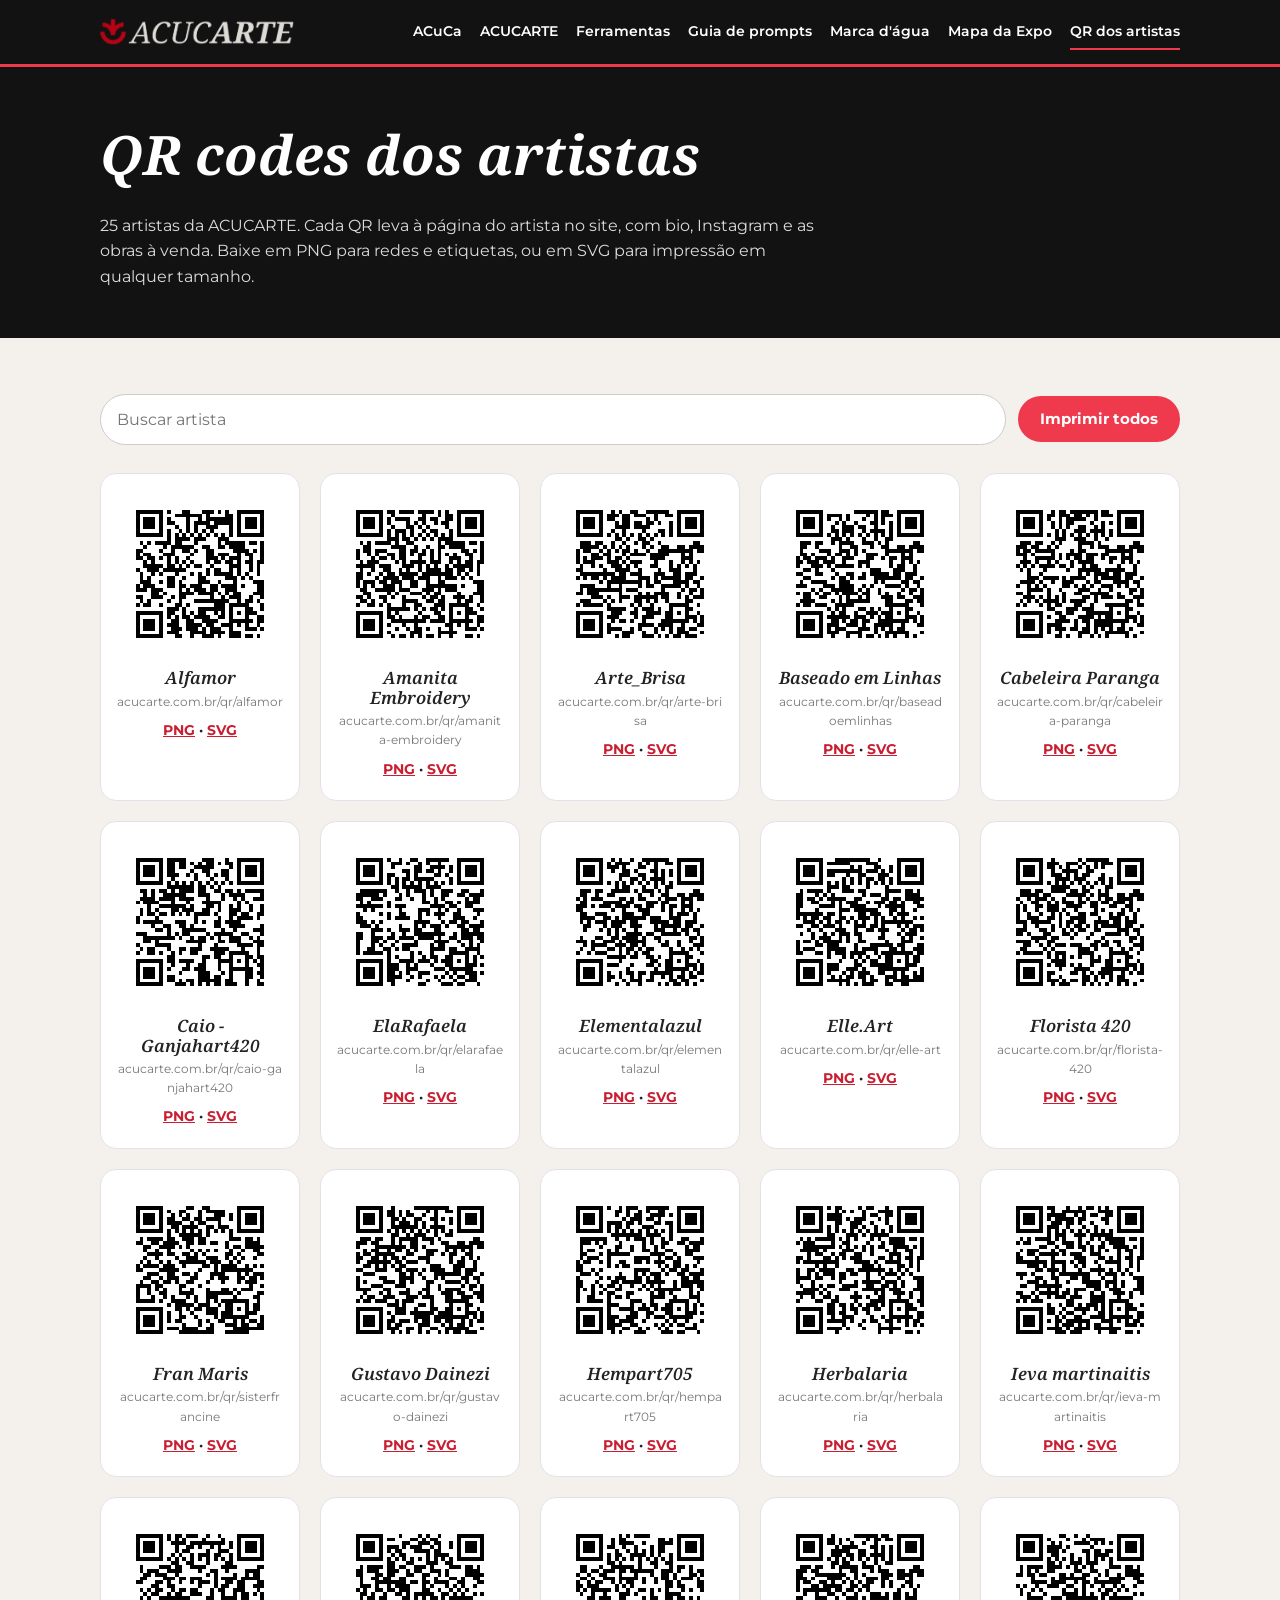
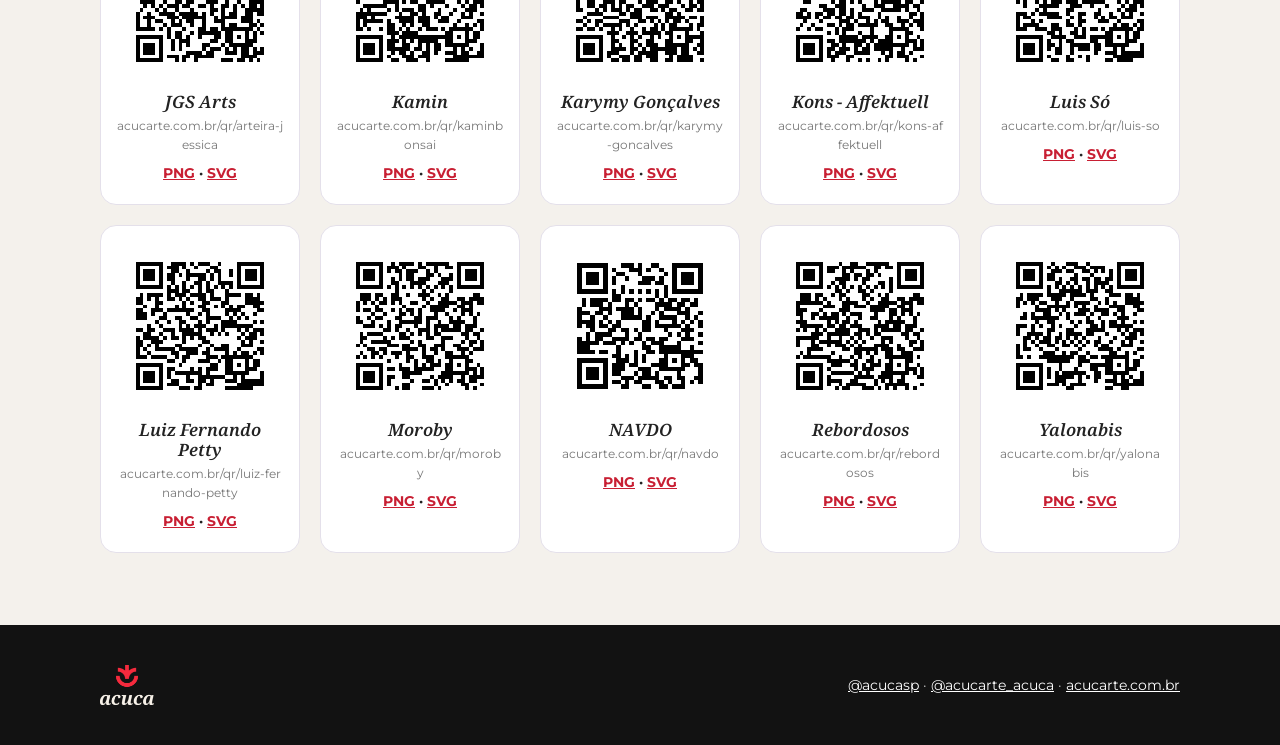
<file: qr/index.html>
<!doctype html>
<html lang="pt-BR">
<head>
  <meta charset="utf-8">
  <meta name="viewport" content="width=device-width, initial-scale=1">
  <title>QR codes dos artistas · ACUCARTE</title>
  <meta name="description" content="Catálogo dos QR codes de cada artista da ACUCARTE. Cada código leva à página do artista no site acucarte.com.br.">
  <link rel="icon" href="../assets/img/simbolo-acuca.svg" type="image/svg+xml">
  <link rel="preconnect" href="https://fonts.googleapis.com">
  <link rel="preconnect" href="https://fonts.gstatic.com" crossorigin>
  <link rel="stylesheet" href="https://fonts.googleapis.com/css2?family=Noto+Serif:ital,wght@1,400;1,600;1,700&family=Montserrat:wght@400;600;700;800&display=swap">
  <link rel="stylesheet" href="../assets/css/style.css?v=202610291748">
  <style>
    .qr-topo { display:flex; flex-wrap:wrap; gap:12px; align-items:center; margin-top:24px; }
    .qr-topo input { flex:1 1 240px; padding:12px 16px; border:1px solid #ccc; border-radius:999px; font:inherit; }
    .qr-grade { display:grid; grid-template-columns:repeat(auto-fill,minmax(200px,1fr)); gap:20px; margin-top:28px; }
    .qr-cartao { background:#fff; border:1px solid #e4e0ea; border-radius:16px; padding:20px 16px; text-align:center; break-inside:avoid; }
    .qr-img img { width:160px; height:160px; display:block; margin:0 auto; image-rendering:pixelated; }
    .qr-cartao h3 { margin:14px 0 4px; font-size:17px; }
    .qr-url { margin:0; font-size:12px; color:#777; word-break:break-all; }
    .qr-baixar { margin:8px 0 0; font-size:14px; font-weight:700; }
    .qr-vazio { display:none; margin-top:24px; }
    @media print {
      .topo, .rodape, .pular, .qr-topo, .qr-baixar, .cabeca p { display:none !important; }
      .cabeca { padding:0 !important; background:none !important; color:#000 !important; }
      .qr-grade { grid-template-columns:repeat(4,1fr); gap:10px; }
      .qr-cartao { border:1px solid #bbb; padding:10px; }
      .qr-img img { width:130px; height:130px; }
      section { padding-top:10px !important; }
    }
  </style>
</head>
<body>
  <a class="pular" href="#conteudo">Pular para o conteúdo</a>
  <header class="topo">
    <div class="wrap">
      <a class="marca" href="../"><img src="../assets/img/logo-acucarte-claro.png" alt="ACUCARTE" width="910" height="122"></a>
      <nav aria-label="Principal">
        <a href="../#acuca">ACuCa</a>
        <a href="../#acucarte">ACUCARTE</a>
        <a href="../#ferramentas">Ferramentas</a>
        <a href="../prompts/">Guia de prompts</a>
        <a href="../marca-dagua/">Marca d'água</a>
        <a href="../expocannabis/">Mapa da Expo</a>
        <a href="./" aria-current="page">QR dos artistas</a>
      </nav>
    </div>
  </header>

  <main id="conteudo">
    <div class="cabeca">
      <div class="wrap">
        <h1>QR codes dos artistas</h1>
        <p>25 artistas da ACUCARTE. Cada QR leva à página do artista no site, com bio, Instagram e as obras à venda. Baixe em PNG para redes e etiquetas, ou em SVG para impressão em qualquer tamanho.</p>
      </div>
    </div>

    <section style="padding-top:32px">
      <div class="wrap">
        <div class="qr-topo">
          <label class="sr-only" for="busca-qr">Buscar artista</label>
          <input id="busca-qr" type="search" placeholder="Buscar artista" autocomplete="off">
          <button class="btn" type="button" onclick="window.print()">Imprimir todos</button>
        </div>
        <div class="qr-grade" id="grade-qr">
          <article class="qr-cartao" data-nome="alfamor alfamor">
            <a class="qr-img" href="https://acucarte.com.br/alfamor" target="_blank" rel="noopener" title="Abrir a página de Alfamor"><img src="img/alfamor.svg" alt="QR code da página de Alfamor no site da ACUCARTE" width="160" height="160" loading="lazy"></a>
            <h3>Alfamor</h3>
            <p class="qr-url">acucarte.com.br/qr/alfamor</p>
            <p class="qr-baixar"><a href="img/alfamor.png" download="qr-alfamor.png">PNG</a> · <a href="img/alfamor.svg" download="qr-alfamor.svg">SVG</a></p>
          </article>
          <article class="qr-cartao" data-nome="amanita embroidery amanita-embroidery">
            <a class="qr-img" href="https://acucarte.com.br/amanita-embroidery" target="_blank" rel="noopener" title="Abrir a página de Amanita Embroidery"><img src="img/amanita-embroidery.svg" alt="QR code da página de Amanita Embroidery no site da ACUCARTE" width="160" height="160" loading="lazy"></a>
            <h3>Amanita Embroidery</h3>
            <p class="qr-url">acucarte.com.br/qr/amanita-embroidery</p>
            <p class="qr-baixar"><a href="img/amanita-embroidery.png" download="qr-amanita-embroidery.png">PNG</a> · <a href="img/amanita-embroidery.svg" download="qr-amanita-embroidery.svg">SVG</a></p>
          </article>
          <article class="qr-cartao" data-nome="arte_brisa arte-brisa">
            <a class="qr-img" href="https://acucarte.com.br/arte-brisa" target="_blank" rel="noopener" title="Abrir a página de Arte_Brisa"><img src="img/arte-brisa.svg" alt="QR code da página de Arte_Brisa no site da ACUCARTE" width="160" height="160" loading="lazy"></a>
            <h3>Arte_Brisa</h3>
            <p class="qr-url">acucarte.com.br/qr/arte-brisa</p>
            <p class="qr-baixar"><a href="img/arte-brisa.png" download="qr-arte-brisa.png">PNG</a> · <a href="img/arte-brisa.svg" download="qr-arte-brisa.svg">SVG</a></p>
          </article>
          <article class="qr-cartao" data-nome="baseado em linhas baseadoemlinhas">
            <a class="qr-img" href="https://acucarte.com.br/baseadoemlinhas" target="_blank" rel="noopener" title="Abrir a página de Baseado em Linhas"><img src="img/baseadoemlinhas.svg" alt="QR code da página de Baseado em Linhas no site da ACUCARTE" width="160" height="160" loading="lazy"></a>
            <h3>Baseado em Linhas</h3>
            <p class="qr-url">acucarte.com.br/qr/baseadoemlinhas</p>
            <p class="qr-baixar"><a href="img/baseadoemlinhas.png" download="qr-baseadoemlinhas.png">PNG</a> · <a href="img/baseadoemlinhas.svg" download="qr-baseadoemlinhas.svg">SVG</a></p>
          </article>
          <article class="qr-cartao" data-nome="cabeleira paranga cabeleira-paranga">
            <a class="qr-img" href="https://acucarte.com.br/cabeleira-paranga" target="_blank" rel="noopener" title="Abrir a página de Cabeleira Paranga"><img src="img/cabeleira-paranga.svg" alt="QR code da página de Cabeleira Paranga no site da ACUCARTE" width="160" height="160" loading="lazy"></a>
            <h3>Cabeleira Paranga</h3>
            <p class="qr-url">acucarte.com.br/qr/cabeleira-paranga</p>
            <p class="qr-baixar"><a href="img/cabeleira-paranga.png" download="qr-cabeleira-paranga.png">PNG</a> · <a href="img/cabeleira-paranga.svg" download="qr-cabeleira-paranga.svg">SVG</a></p>
          </article>
          <article class="qr-cartao" data-nome="caio - ganjahart420 caio-ganjahart420">
            <a class="qr-img" href="https://acucarte.com.br/caio-ganjahart420" target="_blank" rel="noopener" title="Abrir a página de Caio - Ganjahart420"><img src="img/caio-ganjahart420.svg" alt="QR code da página de Caio - Ganjahart420 no site da ACUCARTE" width="160" height="160" loading="lazy"></a>
            <h3>Caio - Ganjahart420</h3>
            <p class="qr-url">acucarte.com.br/qr/caio-ganjahart420</p>
            <p class="qr-baixar"><a href="img/caio-ganjahart420.png" download="qr-caio-ganjahart420.png">PNG</a> · <a href="img/caio-ganjahart420.svg" download="qr-caio-ganjahart420.svg">SVG</a></p>
          </article>
          <article class="qr-cartao" data-nome="elarafaela elarafaela">
            <a class="qr-img" href="https://acucarte.com.br/elarafaela" target="_blank" rel="noopener" title="Abrir a página de ElaRafaela"><img src="img/elarafaela.svg" alt="QR code da página de ElaRafaela no site da ACUCARTE" width="160" height="160" loading="lazy"></a>
            <h3>ElaRafaela</h3>
            <p class="qr-url">acucarte.com.br/qr/elarafaela</p>
            <p class="qr-baixar"><a href="img/elarafaela.png" download="qr-elarafaela.png">PNG</a> · <a href="img/elarafaela.svg" download="qr-elarafaela.svg">SVG</a></p>
          </article>
          <article class="qr-cartao" data-nome="elementalazul elementalazul">
            <a class="qr-img" href="https://acucarte.com.br/elementalazul" target="_blank" rel="noopener" title="Abrir a página de Elementalazul"><img src="img/elementalazul.svg" alt="QR code da página de Elementalazul no site da ACUCARTE" width="160" height="160" loading="lazy"></a>
            <h3>Elementalazul</h3>
            <p class="qr-url">acucarte.com.br/qr/elementalazul</p>
            <p class="qr-baixar"><a href="img/elementalazul.png" download="qr-elementalazul.png">PNG</a> · <a href="img/elementalazul.svg" download="qr-elementalazul.svg">SVG</a></p>
          </article>
          <article class="qr-cartao" data-nome="elle.art elle-art">
            <a class="qr-img" href="https://acucarte.com.br/elle-art" target="_blank" rel="noopener" title="Abrir a página de Elle.Art"><img src="img/elle-art.svg" alt="QR code da página de Elle.Art no site da ACUCARTE" width="160" height="160" loading="lazy"></a>
            <h3>Elle.Art</h3>
            <p class="qr-url">acucarte.com.br/qr/elle-art</p>
            <p class="qr-baixar"><a href="img/elle-art.png" download="qr-elle-art.png">PNG</a> · <a href="img/elle-art.svg" download="qr-elle-art.svg">SVG</a></p>
          </article>
          <article class="qr-cartao" data-nome="florista 420 florista-420">
            <a class="qr-img" href="https://acucarte.com.br/florista-420" target="_blank" rel="noopener" title="Abrir a página de Florista 420"><img src="img/florista-420.svg" alt="QR code da página de Florista 420 no site da ACUCARTE" width="160" height="160" loading="lazy"></a>
            <h3>Florista 420</h3>
            <p class="qr-url">acucarte.com.br/qr/florista-420</p>
            <p class="qr-baixar"><a href="img/florista-420.png" download="qr-florista-420.png">PNG</a> · <a href="img/florista-420.svg" download="qr-florista-420.svg">SVG</a></p>
          </article>
          <article class="qr-cartao" data-nome="fran maris sisterfrancine">
            <a class="qr-img" href="https://acucarte.com.br/sisterfrancine" target="_blank" rel="noopener" title="Abrir a página de Fran Maris"><img src="img/sisterfrancine.svg" alt="QR code da página de Fran Maris no site da ACUCARTE" width="160" height="160" loading="lazy"></a>
            <h3>Fran Maris</h3>
            <p class="qr-url">acucarte.com.br/qr/sisterfrancine</p>
            <p class="qr-baixar"><a href="img/sisterfrancine.png" download="qr-sisterfrancine.png">PNG</a> · <a href="img/sisterfrancine.svg" download="qr-sisterfrancine.svg">SVG</a></p>
          </article>
          <article class="qr-cartao" data-nome="gustavo dainezi gustavo-dainezi">
            <a class="qr-img" href="https://acucarte.com.br/gustavo-dainezi" target="_blank" rel="noopener" title="Abrir a página de Gustavo Dainezi"><img src="img/gustavo-dainezi.svg" alt="QR code da página de Gustavo Dainezi no site da ACUCARTE" width="160" height="160" loading="lazy"></a>
            <h3>Gustavo Dainezi</h3>
            <p class="qr-url">acucarte.com.br/qr/gustavo-dainezi</p>
            <p class="qr-baixar"><a href="img/gustavo-dainezi.png" download="qr-gustavo-dainezi.png">PNG</a> · <a href="img/gustavo-dainezi.svg" download="qr-gustavo-dainezi.svg">SVG</a></p>
          </article>
          <article class="qr-cartao" data-nome="hempart705 hempart705">
            <a class="qr-img" href="https://acucarte.com.br/hempart705" target="_blank" rel="noopener" title="Abrir a página de Hempart705"><img src="img/hempart705.svg" alt="QR code da página de Hempart705 no site da ACUCARTE" width="160" height="160" loading="lazy"></a>
            <h3>Hempart705</h3>
            <p class="qr-url">acucarte.com.br/qr/hempart705</p>
            <p class="qr-baixar"><a href="img/hempart705.png" download="qr-hempart705.png">PNG</a> · <a href="img/hempart705.svg" download="qr-hempart705.svg">SVG</a></p>
          </article>
          <article class="qr-cartao" data-nome="herbalaria herbalaria">
            <a class="qr-img" href="https://acucarte.com.br/herbalaria" target="_blank" rel="noopener" title="Abrir a página de Herbalaria"><img src="img/herbalaria.svg" alt="QR code da página de Herbalaria no site da ACUCARTE" width="160" height="160" loading="lazy"></a>
            <h3>Herbalaria</h3>
            <p class="qr-url">acucarte.com.br/qr/herbalaria</p>
            <p class="qr-baixar"><a href="img/herbalaria.png" download="qr-herbalaria.png">PNG</a> · <a href="img/herbalaria.svg" download="qr-herbalaria.svg">SVG</a></p>
          </article>
          <article class="qr-cartao" data-nome="ieva martinaitis ieva-martinaitis">
            <a class="qr-img" href="https://acucarte.com.br/ieva-martinaitis" target="_blank" rel="noopener" title="Abrir a página de Ieva martinaitis"><img src="img/ieva-martinaitis.svg" alt="QR code da página de Ieva martinaitis no site da ACUCARTE" width="160" height="160" loading="lazy"></a>
            <h3>Ieva martinaitis</h3>
            <p class="qr-url">acucarte.com.br/qr/ieva-martinaitis</p>
            <p class="qr-baixar"><a href="img/ieva-martinaitis.png" download="qr-ieva-martinaitis.png">PNG</a> · <a href="img/ieva-martinaitis.svg" download="qr-ieva-martinaitis.svg">SVG</a></p>
          </article>
          <article class="qr-cartao" data-nome="jgs arts arteira-jessica">
            <a class="qr-img" href="https://acucarte.com.br/arteira-jessica" target="_blank" rel="noopener" title="Abrir a página de JGS Arts"><img src="img/arteira-jessica.svg" alt="QR code da página de JGS Arts no site da ACUCARTE" width="160" height="160" loading="lazy"></a>
            <h3>JGS Arts</h3>
            <p class="qr-url">acucarte.com.br/qr/arteira-jessica</p>
            <p class="qr-baixar"><a href="img/arteira-jessica.png" download="qr-arteira-jessica.png">PNG</a> · <a href="img/arteira-jessica.svg" download="qr-arteira-jessica.svg">SVG</a></p>
          </article>
          <article class="qr-cartao" data-nome="kamin kaminbonsai">
            <a class="qr-img" href="https://acucarte.com.br/kaminbonsai" target="_blank" rel="noopener" title="Abrir a página de Kamin"><img src="img/kaminbonsai.svg" alt="QR code da página de Kamin no site da ACUCARTE" width="160" height="160" loading="lazy"></a>
            <h3>Kamin</h3>
            <p class="qr-url">acucarte.com.br/qr/kaminbonsai</p>
            <p class="qr-baixar"><a href="img/kaminbonsai.png" download="qr-kaminbonsai.png">PNG</a> · <a href="img/kaminbonsai.svg" download="qr-kaminbonsai.svg">SVG</a></p>
          </article>
          <article class="qr-cartao" data-nome="karymy gonçalves karymy-goncalves">
            <a class="qr-img" href="https://acucarte.com.br/karymy-goncalves" target="_blank" rel="noopener" title="Abrir a página de Karymy Gonçalves"><img src="img/karymy-goncalves.svg" alt="QR code da página de Karymy Gonçalves no site da ACUCARTE" width="160" height="160" loading="lazy"></a>
            <h3>Karymy Gonçalves</h3>
            <p class="qr-url">acucarte.com.br/qr/karymy-goncalves</p>
            <p class="qr-baixar"><a href="img/karymy-goncalves.png" download="qr-karymy-goncalves.png">PNG</a> · <a href="img/karymy-goncalves.svg" download="qr-karymy-goncalves.svg">SVG</a></p>
          </article>
          <article class="qr-cartao" data-nome="kons - affektuell kons-affektuell">
            <a class="qr-img" href="https://acucarte.com.br/kons-affektuell" target="_blank" rel="noopener" title="Abrir a página de Kons - Affektuell"><img src="img/kons-affektuell.svg" alt="QR code da página de Kons - Affektuell no site da ACUCARTE" width="160" height="160" loading="lazy"></a>
            <h3>Kons - Affektuell</h3>
            <p class="qr-url">acucarte.com.br/qr/kons-affektuell</p>
            <p class="qr-baixar"><a href="img/kons-affektuell.png" download="qr-kons-affektuell.png">PNG</a> · <a href="img/kons-affektuell.svg" download="qr-kons-affektuell.svg">SVG</a></p>
          </article>
          <article class="qr-cartao" data-nome="luis só luis-so">
            <a class="qr-img" href="https://acucarte.com.br/luis-so" target="_blank" rel="noopener" title="Abrir a página de Luis Só"><img src="img/luis-so.svg" alt="QR code da página de Luis Só no site da ACUCARTE" width="160" height="160" loading="lazy"></a>
            <h3>Luis Só</h3>
            <p class="qr-url">acucarte.com.br/qr/luis-so</p>
            <p class="qr-baixar"><a href="img/luis-so.png" download="qr-luis-so.png">PNG</a> · <a href="img/luis-so.svg" download="qr-luis-so.svg">SVG</a></p>
          </article>
          <article class="qr-cartao" data-nome="luiz fernando petty luiz-fernando-petty">
            <a class="qr-img" href="https://acucarte.com.br/luiz-fernando-petty" target="_blank" rel="noopener" title="Abrir a página de Luiz Fernando Petty"><img src="img/luiz-fernando-petty.svg" alt="QR code da página de Luiz Fernando Petty no site da ACUCARTE" width="160" height="160" loading="lazy"></a>
            <h3>Luiz Fernando Petty</h3>
            <p class="qr-url">acucarte.com.br/qr/luiz-fernando-petty</p>
            <p class="qr-baixar"><a href="img/luiz-fernando-petty.png" download="qr-luiz-fernando-petty.png">PNG</a> · <a href="img/luiz-fernando-petty.svg" download="qr-luiz-fernando-petty.svg">SVG</a></p>
          </article>
          <article class="qr-cartao" data-nome="moroby moroby">
            <a class="qr-img" href="https://acucarte.com.br/moroby" target="_blank" rel="noopener" title="Abrir a página de Moroby"><img src="img/moroby.svg" alt="QR code da página de Moroby no site da ACUCARTE" width="160" height="160" loading="lazy"></a>
            <h3>Moroby</h3>
            <p class="qr-url">acucarte.com.br/qr/moroby</p>
            <p class="qr-baixar"><a href="img/moroby.png" download="qr-moroby.png">PNG</a> · <a href="img/moroby.svg" download="qr-moroby.svg">SVG</a></p>
          </article>
          <article class="qr-cartao" data-nome="navdo navdo">
            <a class="qr-img" href="https://acucarte.com.br/navdo" target="_blank" rel="noopener" title="Abrir a página de NAVDO"><img src="img/navdo.svg" alt="QR code da página de NAVDO no site da ACUCARTE" width="160" height="160" loading="lazy"></a>
            <h3>NAVDO</h3>
            <p class="qr-url">acucarte.com.br/qr/navdo</p>
            <p class="qr-baixar"><a href="img/navdo.png" download="qr-navdo.png">PNG</a> · <a href="img/navdo.svg" download="qr-navdo.svg">SVG</a></p>
          </article>
          <article class="qr-cartao" data-nome="rebordosos rebordosos">
            <a class="qr-img" href="https://acucarte.com.br/rebordosos" target="_blank" rel="noopener" title="Abrir a página de Rebordosos"><img src="img/rebordosos.svg" alt="QR code da página de Rebordosos no site da ACUCARTE" width="160" height="160" loading="lazy"></a>
            <h3>Rebordosos</h3>
            <p class="qr-url">acucarte.com.br/qr/rebordosos</p>
            <p class="qr-baixar"><a href="img/rebordosos.png" download="qr-rebordosos.png">PNG</a> · <a href="img/rebordosos.svg" download="qr-rebordosos.svg">SVG</a></p>
          </article>
          <article class="qr-cartao" data-nome="yalonabis yalonabis">
            <a class="qr-img" href="https://acucarte.com.br/yalonabis" target="_blank" rel="noopener" title="Abrir a página de Yalonabis"><img src="img/yalonabis.svg" alt="QR code da página de Yalonabis no site da ACUCARTE" width="160" height="160" loading="lazy"></a>
            <h3>Yalonabis</h3>
            <p class="qr-url">acucarte.com.br/qr/yalonabis</p>
            <p class="qr-baixar"><a href="img/yalonabis.png" download="qr-yalonabis.png">PNG</a> · <a href="img/yalonabis.svg" download="qr-yalonabis.svg">SVG</a></p>
          </article>
        </div>
        <p class="qr-vazio mudo" id="vazio-qr">Nenhum artista com esse nome.</p>
      </div>
    </section>
  </main>

  <footer class="rodape">
    <div class="wrap">
      <img src="../assets/img/logo-acuca-branco.png" alt="ACuCa-SP" width="852" height="634">
      <div>
        <a href="https://instagram.com/acucasp" target="_blank" rel="noopener">@acucasp</a> · <a href="https://instagram.com/acucarte_acuca" target="_blank" rel="noopener">@acucarte_acuca</a> ·
        <a href="https://acucarte.com.br" target="_blank" rel="noopener">acucarte.com.br</a>
      </div>
    </div>
  </footer>
  <script>
    (function () {
      var q = document.getElementById('busca-qr'), cards = document.querySelectorAll('.qr-cartao'), vazio = document.getElementById('vazio-qr');
      var norm = function (s) { return s.normalize('NFD').replace(/[\u0300-\u036f]/g, '').toLowerCase(); };
      q.addEventListener('input', function () {
        var t = norm(q.value.trim()), n = 0;
        cards.forEach(function (c) { var ok = !t || norm(c.dataset.nome).indexOf(t) > -1; c.hidden = !ok; if (ok) n++; });
        vazio.style.display = n ? 'none' : 'block';
      });
    })();
  </script>
</body>
</html>
</file>
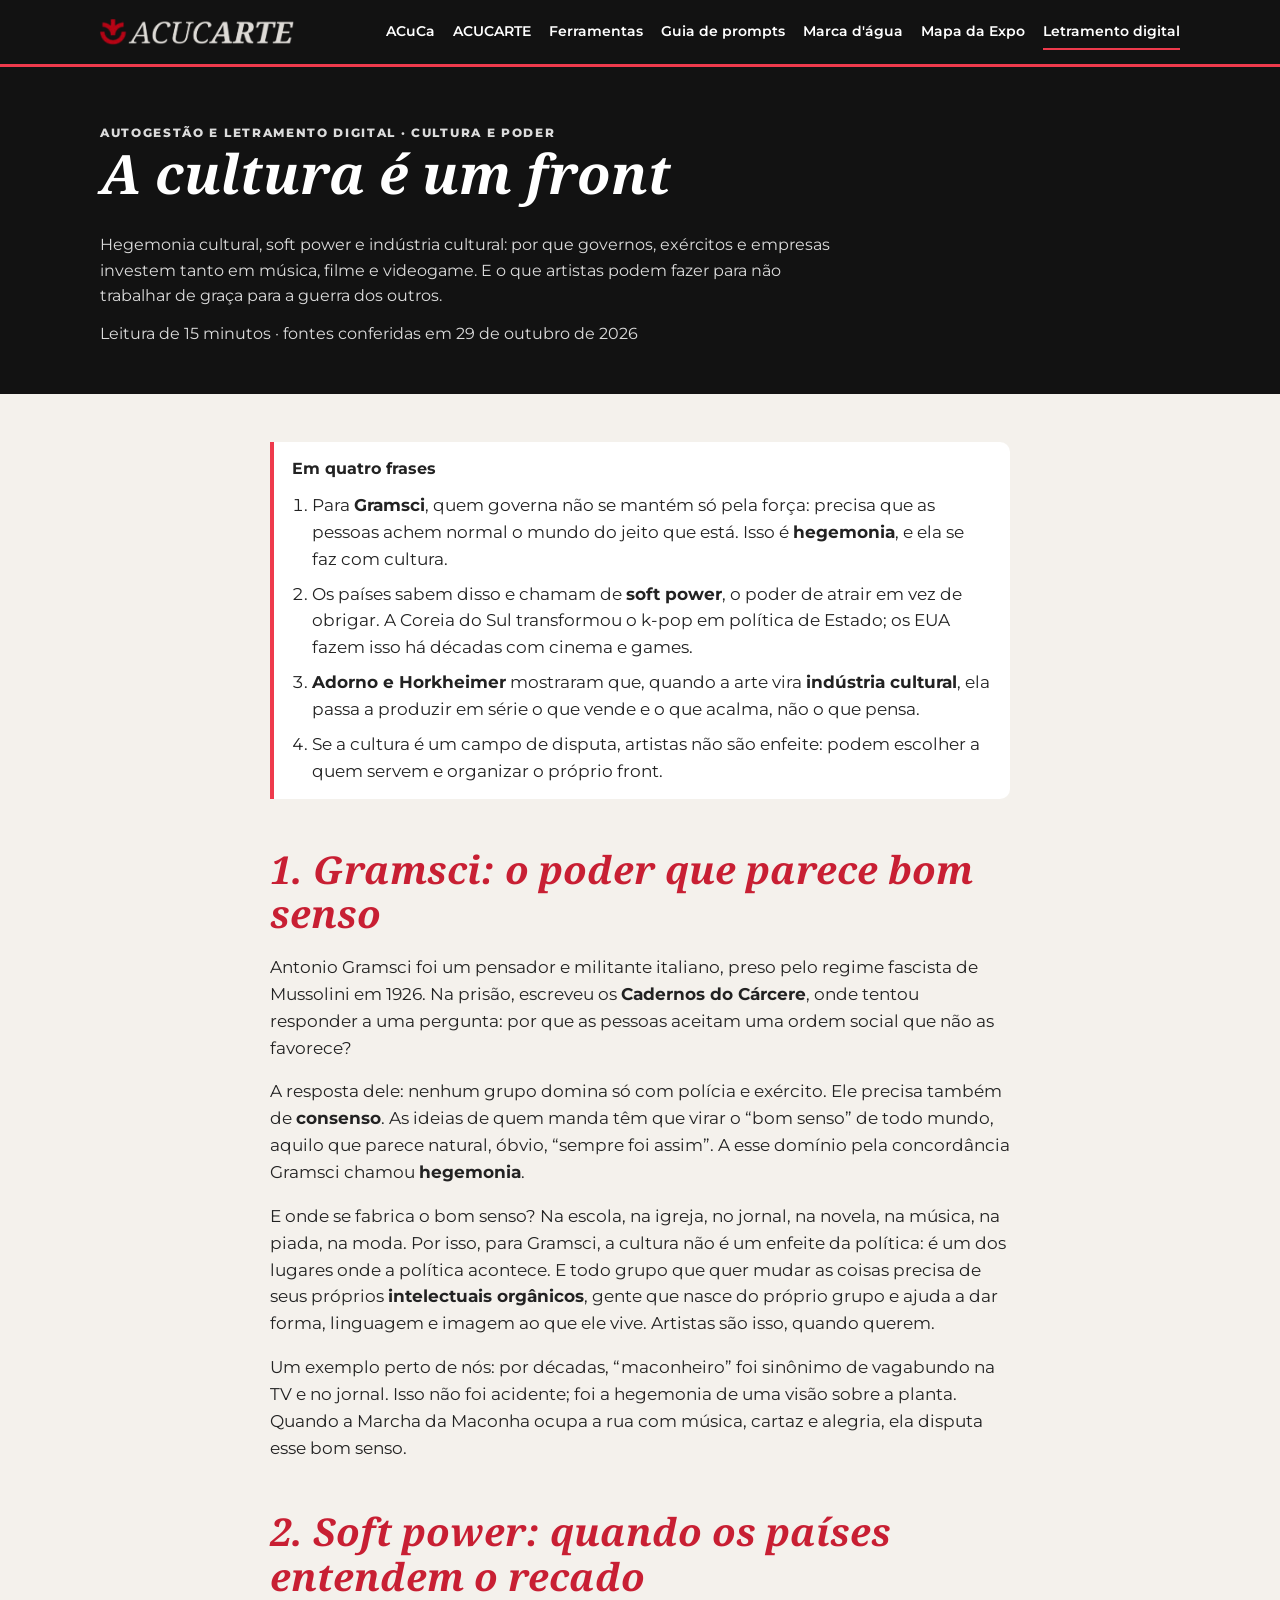
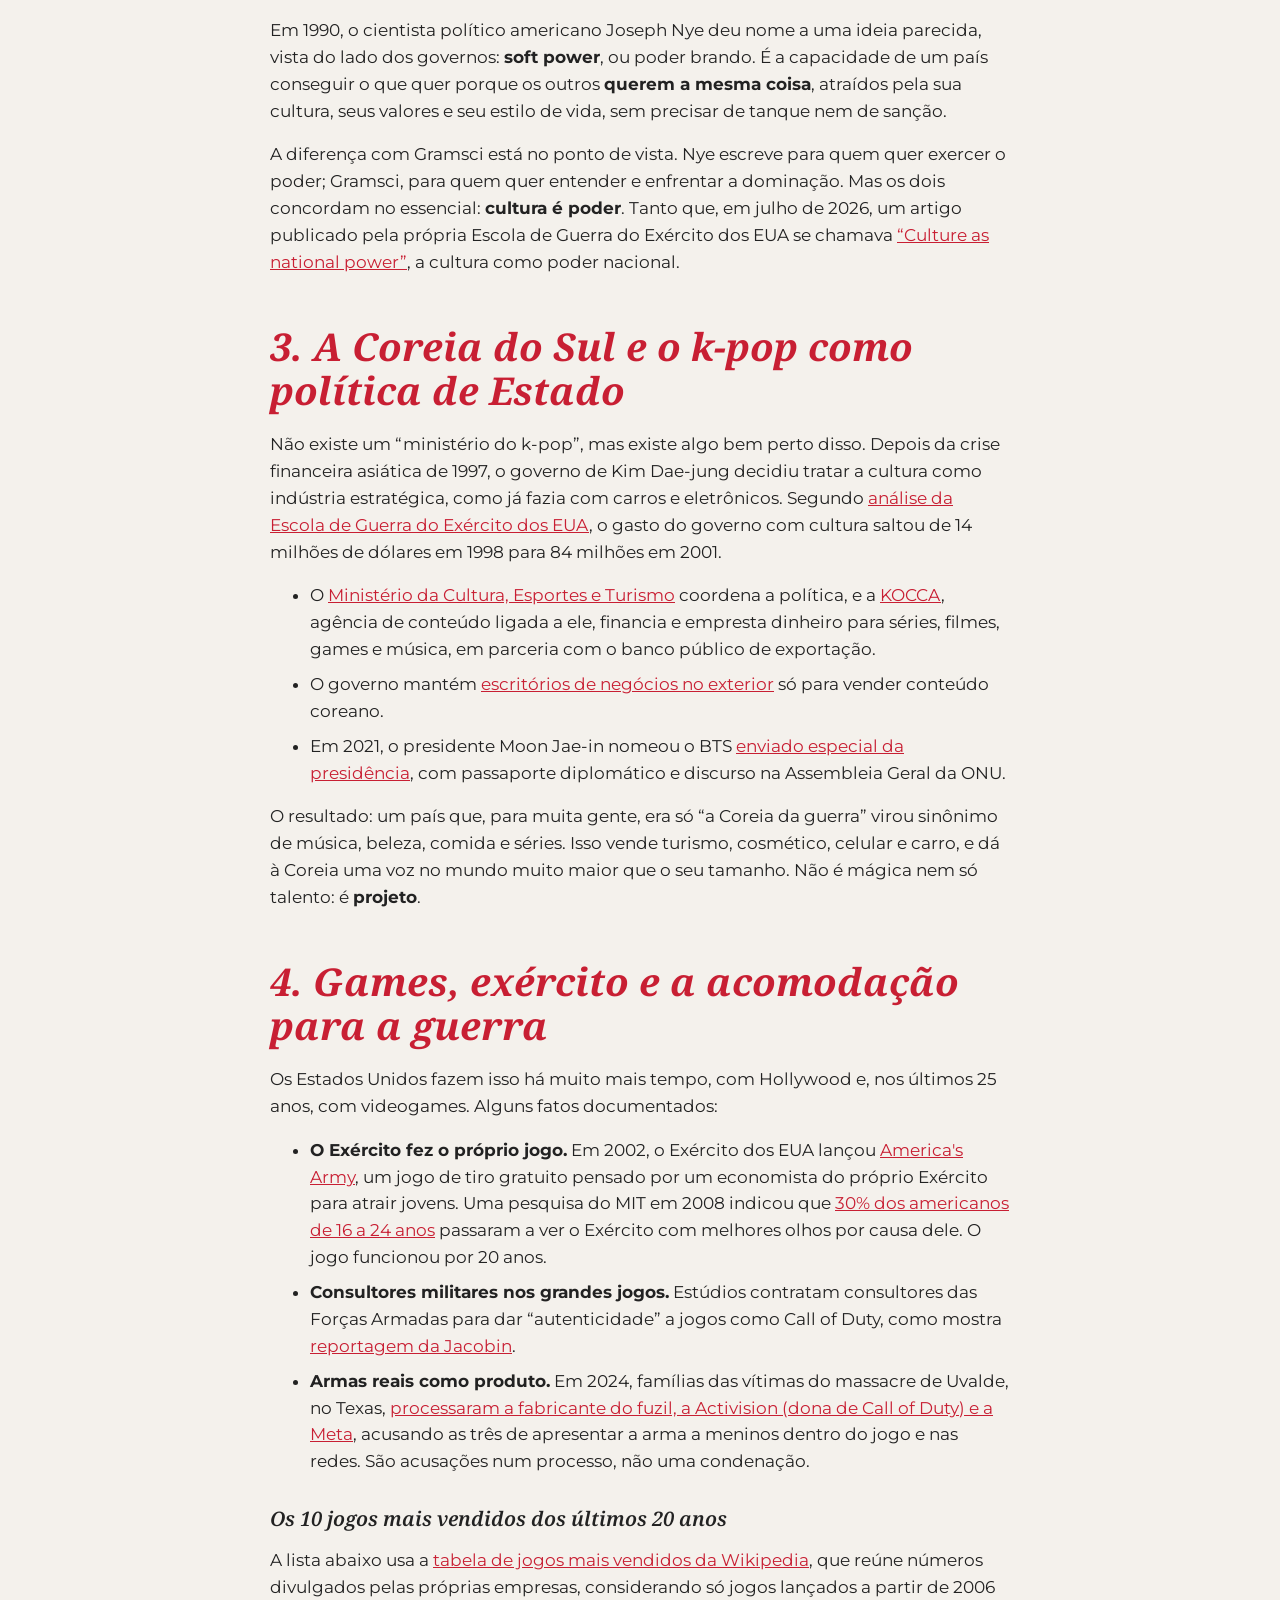
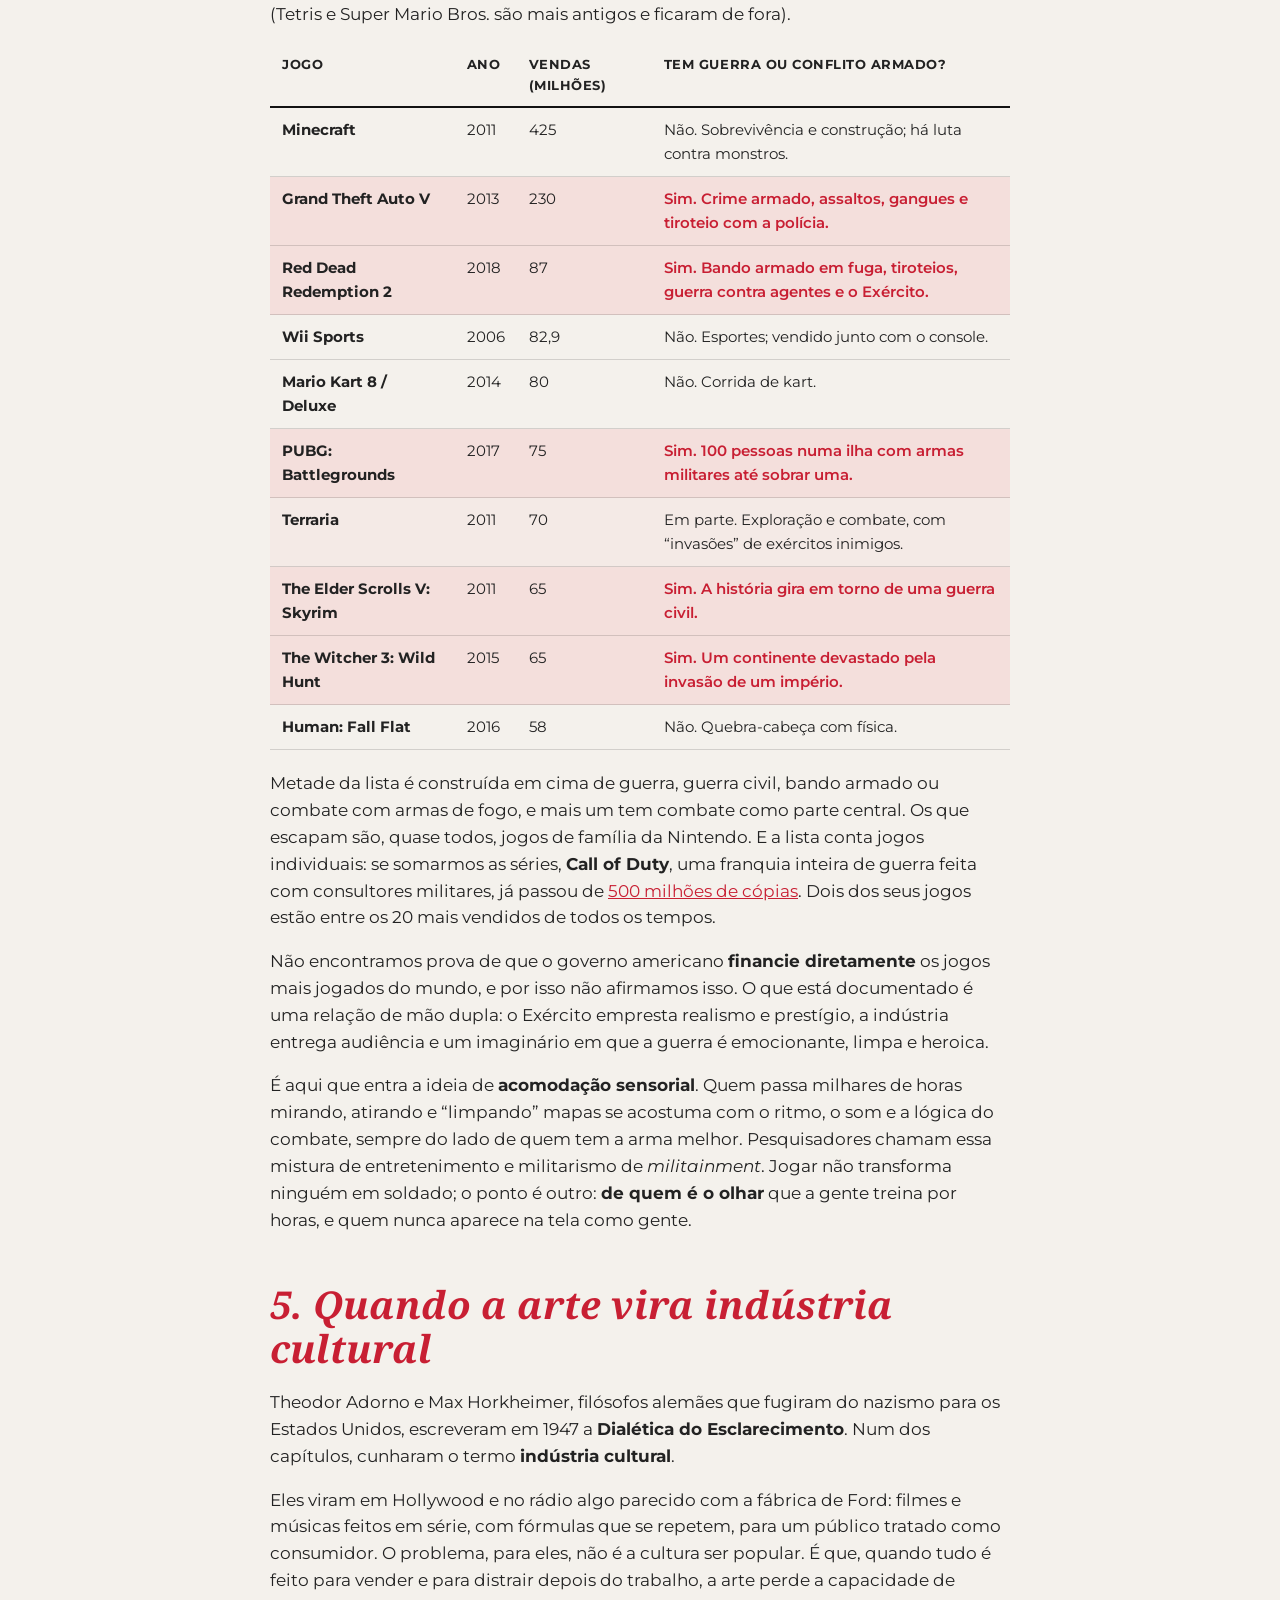
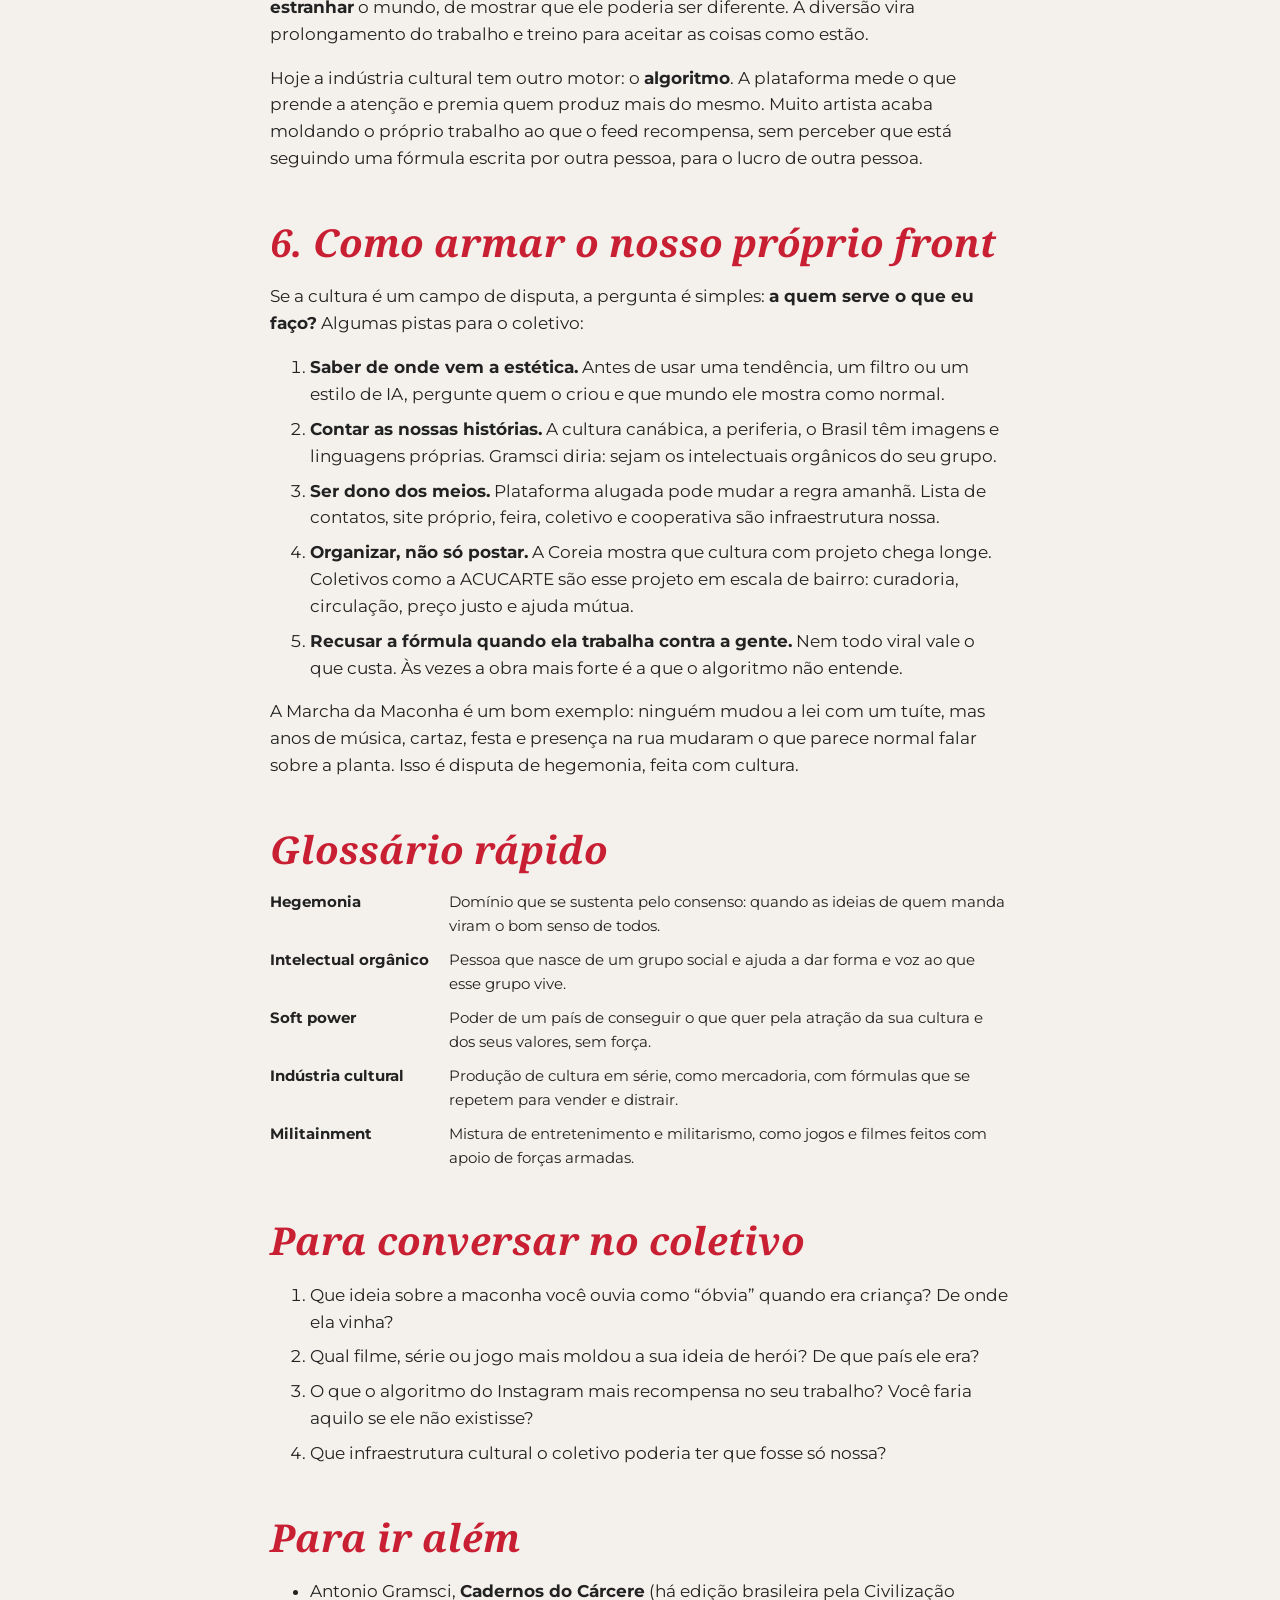
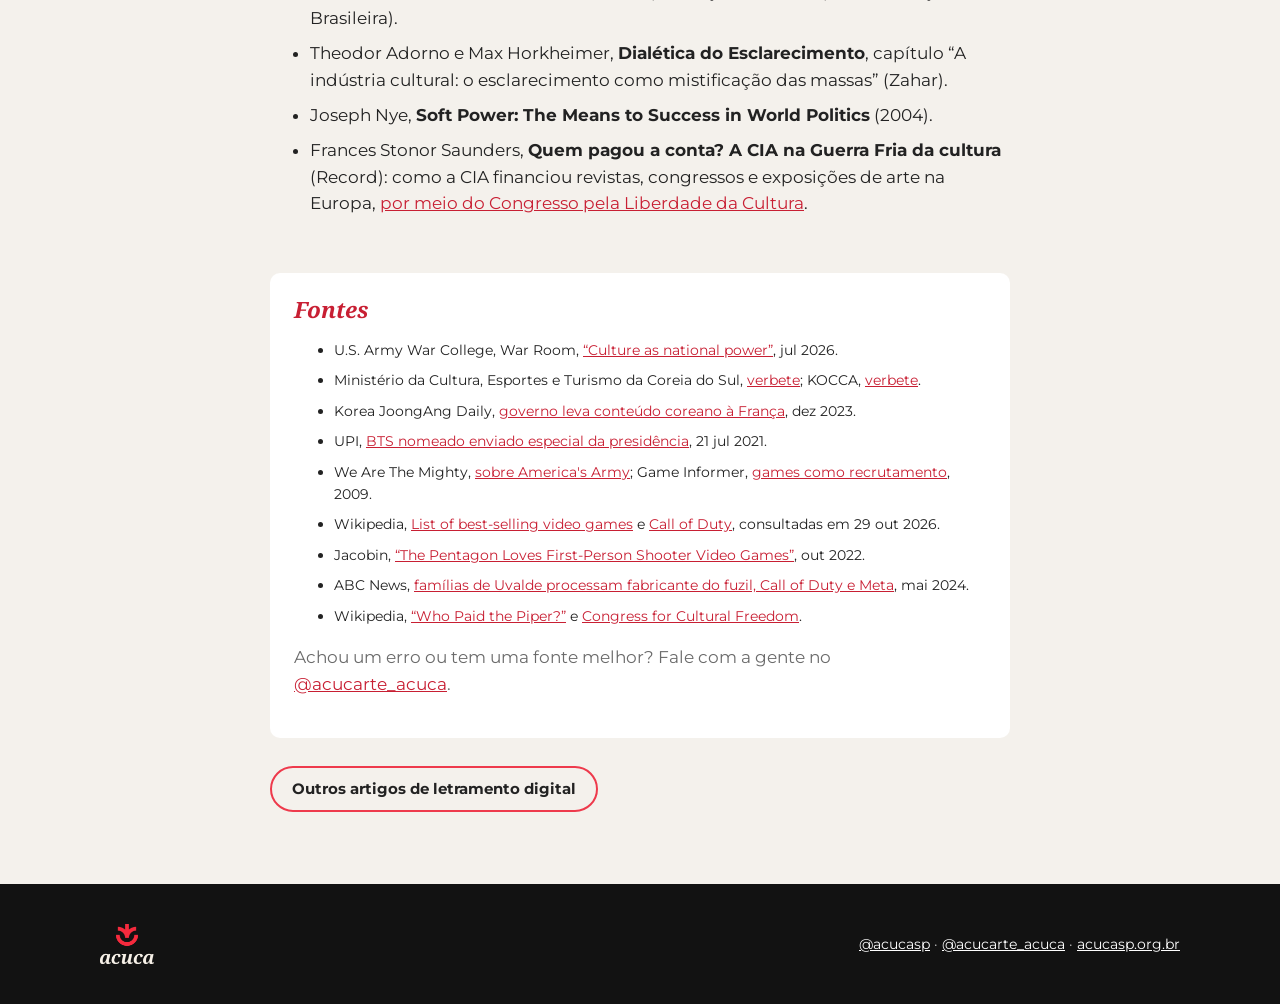
<file: letramento/hegemonia-cultural/index.html>
<!doctype html>
<html lang="pt-BR">
<head>
  <meta charset="utf-8">
  <meta name="viewport" content="width=device-width, initial-scale=1">
  <meta name="robots" content="noindex, nofollow">
  <title>A cultura é um front · ACUCARTE</title>
  <meta name="description" content="Hegemonia cultural em Gramsci, soft power, a política cultural da Coreia, games e guerra, e a indústria cultural de Adorno e Horkheimer. E como artistas podem usar a cultura como ferramenta própria.">
  <meta property="og:title" content="A cultura é um front">
  <meta property="og:description" content="Gramsci, soft power, k-pop, games e indústria cultural, explicados para artistas.">
  <link rel="icon" href="../../assets/img/simbolo-acuca.svg" type="image/svg+xml">
  <link rel="preconnect" href="https://fonts.googleapis.com">
  <link rel="preconnect" href="https://fonts.gstatic.com" crossorigin>
  <link rel="stylesheet" href="https://fonts.googleapis.com/css2?family=Noto+Serif:ital,wght@1,400;1,600;1,700&family=Montserrat:wght@400;600;700;800&display=swap">
  <link rel="stylesheet" href="../../assets/css/style.css?v=202610291748">
</head>
<body>
  <a class="pular" href="#conteudo">Pular para o conteúdo</a>
  <header class="topo">
    <div class="wrap">
      <a class="marca" href="../../"><img src="../../assets/img/logo-acucarte-claro.png" alt="ACUCARTE" width="910" height="122"></a>
      <nav aria-label="Principal">
        <a href="../../#acuca">ACuCa</a>
        <a href="../../#acucarte">ACUCARTE</a>
        <a href="../../#ferramentas">Ferramentas</a>
        <a href="../../prompts/">Guia de prompts</a>
        <a href="../../marca-dagua/">Marca d'água</a>
        <a href="../../expocannabis/">Mapa da Expo</a>
        <a href="../" aria-current="page">Letramento digital</a>
      </nav>
    </div>
  </header>

  <main id="conteudo">
    <div class="cabeca">
      <div class="wrap">
        <p class="rotulo">Autogestão e letramento digital · Cultura e poder</p>
        <h1>A cultura é um front</h1>
        <p>Hegemonia cultural, soft power e indústria cultural: por que governos, exércitos e empresas investem tanto em música, filme e videogame. E o que artistas podem fazer para não trabalhar de graça para a guerra dos outros.</p>
        <p class="mudo" style="margin-top:12px">Leitura de 15 minutos · fontes conferidas em 29 de outubro de 2026</p>
      </div>
    </div>

    <article class="artigo">
      <div class="wrap">
        <div class="aviso resumo-artigo">
          <strong>Em quatro frases</strong>
          <ol>
            <li>Para <strong>Gramsci</strong>, quem governa não se mantém só pela força: precisa que as pessoas achem normal o mundo do jeito que está. Isso é <strong>hegemonia</strong>, e ela se faz com cultura.</li>
            <li>Os países sabem disso e chamam de <strong>soft power</strong>, o poder de atrair em vez de obrigar. A Coreia do Sul transformou o k-pop em política de Estado; os EUA fazem isso há décadas com cinema e games.</li>
            <li><strong>Adorno e Horkheimer</strong> mostraram que, quando a arte vira <strong>indústria cultural</strong>, ela passa a produzir em série o que vende e o que acalma, não o que pensa.</li>
            <li>Se a cultura é um campo de disputa, artistas não são enfeite: podem escolher a quem servem e organizar o próprio front.</li>
          </ol>
        </div>

        <h2 id="gramsci">1. Gramsci: o poder que parece bom senso</h2>
        <p>Antonio Gramsci foi um pensador e militante italiano, preso pelo regime fascista de Mussolini em 1926. Na prisão, escreveu os <strong>Cadernos do Cárcere</strong>, onde tentou responder a uma pergunta: por que as pessoas aceitam uma ordem social que não as favorece?</p>
        <p>A resposta dele: nenhum grupo domina só com polícia e exército. Ele precisa também de <strong>consenso</strong>. As ideias de quem manda têm que virar o “bom senso” de todo mundo, aquilo que parece natural, óbvio, “sempre foi assim”. A esse domínio pela concordância Gramsci chamou <strong>hegemonia</strong>.</p>
        <p>E onde se fabrica o bom senso? Na escola, na igreja, no jornal, na novela, na música, na piada, na moda. Por isso, para Gramsci, a cultura não é um enfeite da política: é um dos lugares onde a política acontece. E todo grupo que quer mudar as coisas precisa de seus próprios <strong>intelectuais orgânicos</strong>, gente que nasce do próprio grupo e ajuda a dar forma, linguagem e imagem ao que ele vive. Artistas são isso, quando querem.</p>
        <p>Um exemplo perto de nós: por décadas, “maconheiro” foi sinônimo de vagabundo na TV e no jornal. Isso não foi acidente; foi a hegemonia de uma visão sobre a planta. Quando a Marcha da Maconha ocupa a rua com música, cartaz e alegria, ela disputa esse bom senso.</p>

        <h2 id="soft-power">2. Soft power: quando os países entendem o recado</h2>
        <p>Em 1990, o cientista político americano Joseph Nye deu nome a uma ideia parecida, vista do lado dos governos: <strong>soft power</strong>, ou poder brando. É a capacidade de um país conseguir o que quer porque os outros <strong>querem a mesma coisa</strong>, atraídos pela sua cultura, seus valores e seu estilo de vida, sem precisar de tanque nem de sanção.</p>
        <p>A diferença com Gramsci está no ponto de vista. Nye escreve para quem quer exercer o poder; Gramsci, para quem quer entender e enfrentar a dominação. Mas os dois concordam no essencial: <strong>cultura é poder</strong>. Tanto que, em julho de 2026, um artigo publicado pela própria Escola de Guerra do Exército dos EUA se chamava <a href="https://warroom.armywarcollege.edu/articles/culture-as-national-power/" target="_blank" rel="noopener">“Culture as national power”</a>, a cultura como poder nacional.</p>

        <h2 id="coreia">3. A Coreia do Sul e o k-pop como política de Estado</h2>
        <p>Não existe um “ministério do k-pop”, mas existe algo bem perto disso. Depois da crise financeira asiática de 1997, o governo de Kim Dae-jung decidiu tratar a cultura como indústria estratégica, como já fazia com carros e eletrônicos. Segundo <a href="https://warroom.armywarcollege.edu/articles/culture-as-national-power/" target="_blank" rel="noopener">análise da Escola de Guerra do Exército dos EUA</a>, o gasto do governo com cultura saltou de 14 milhões de dólares em 1998 para 84 milhões em 2001.</p>
        <ul>
          <li>O <a href="https://en.wikipedia.org/wiki/Ministry_of_Culture,_Sports_and_Tourism_(South_Korea)" target="_blank" rel="noopener">Ministério da Cultura, Esportes e Turismo</a> coordena a política, e a <a href="https://www.wikipedia.com/wiki/KOCCA" target="_blank" rel="noopener">KOCCA</a>, agência de conteúdo ligada a ele, financia e empresta dinheiro para séries, filmes, games e música, em parceria com o banco público de exportação.</li>
          <li>O governo mantém <a href="https://www.koreajoongangdaily.com/entertainment/government-pushes-korean-content-to-france-as-paris-olympics-approach/11935449" target="_blank" rel="noopener">escritórios de negócios no exterior</a> só para vender conteúdo coreano.</li>
          <li>Em 2021, o presidente Moon Jae-in nomeou o BTS <a href="https://www.upi.com/Top_News/World-News/2021/07/21/BTS-named-special-presidential-envoy-by-South-Korea/6491626854465/" target="_blank" rel="noopener">enviado especial da presidência</a>, com passaporte diplomático e discurso na Assembleia Geral da ONU.</li>
        </ul>
        <p>O resultado: um país que, para muita gente, era só “a Coreia da guerra” virou sinônimo de música, beleza, comida e séries. Isso vende turismo, cosmético, celular e carro, e dá à Coreia uma voz no mundo muito maior que o seu tamanho. Não é mágica nem só talento: é <strong>projeto</strong>.</p>

        <h2 id="games">4. Games, exército e a acomodação para a guerra</h2>
        <p>Os Estados Unidos fazem isso há muito mais tempo, com Hollywood e, nos últimos 25 anos, com videogames. Alguns fatos documentados:</p>
        <ul>
          <li><strong>O Exército fez o próprio jogo.</strong> Em 2002, o Exército dos EUA lançou <a href="https://www.wearethemighty.com/mighty-gaming/americas-army-video-game.md" target="_blank" rel="noopener">America's Army</a>, um jogo de tiro gratuito pensado por um economista do próprio Exército para atrair jovens. Uma pesquisa do MIT em 2008 indicou que <a href="https://gameinformer.com/b/news/archive/2009/11/19/video-games-effective-form-of-recruitment-for-army" target="_blank" rel="noopener">30% dos americanos de 16 a 24 anos</a> passaram a ver o Exército com melhores olhos por causa dele. O jogo funcionou por 20 anos.</li>
          <li><strong>Consultores militares nos grandes jogos.</strong> Estúdios contratam consultores das Forças Armadas para dar “autenticidade” a jogos como Call of Duty, como mostra <a href="https://jacobin.com/2022/10/pentagon-first-person-shooter-video-games-military-recruitment-propaganda" target="_blank" rel="noopener">reportagem da Jacobin</a>.</li>
          <li><strong>Armas reais como produto.</strong> Em 2024, famílias das vítimas do massacre de Uvalde, no Texas, <a href="https://abcnews.com/US/uvalde-families-sue-makers-ar-15-call-duty/story?id=110548748" target="_blank" rel="noopener">processaram a fabricante do fuzil, a Activision (dona de Call of Duty) e a Meta</a>, acusando as três de apresentar a arma a meninos dentro do jogo e nas redes. São acusações num processo, não uma condenação.</li>
        </ul>

        <h3>Os 10 jogos mais vendidos dos últimos 20 anos</h3>
        <p>A lista abaixo usa a <a href="https://en.wikipedia.org/wiki/List_of_best-selling_video_games" target="_blank" rel="noopener">tabela de jogos mais vendidos da Wikipedia</a>, que reúne números divulgados pelas próprias empresas, considerando só jogos lançados a partir de 2006 (Tetris e Super Mario Bros. são mais antigos e ficaram de fora).</p>
        <div class="tabela-rolagem">
          <table class="tabela-jogos">
            <thead><tr><th scope="col">Jogo</th><th scope="col">Ano</th><th scope="col">Vendas (milhões)</th><th scope="col">Tem guerra ou conflito armado?</th></tr></thead>
            <tbody>
              <tr class=""><th scope="row">Minecraft</th><td>2011</td><td>425</td><td>Não. Sobrevivência e construção; há luta contra monstros.</td></tr>
              <tr class="sim"><th scope="row">Grand Theft Auto V</th><td>2013</td><td>230</td><td>Sim. Crime armado, assaltos, gangues e tiroteio com a polícia.</td></tr>
              <tr class="sim"><th scope="row">Red Dead Redemption 2</th><td>2018</td><td>87</td><td>Sim. Bando armado em fuga, tiroteios, guerra contra agentes e o Exército.</td></tr>
              <tr class=""><th scope="row">Wii Sports</th><td>2006</td><td>82,9</td><td>Não. Esportes; vendido junto com o console.</td></tr>
              <tr class=""><th scope="row">Mario Kart 8 / Deluxe</th><td>2014</td><td>80</td><td>Não. Corrida de kart.</td></tr>
              <tr class="sim"><th scope="row">PUBG: Battlegrounds</th><td>2017</td><td>75</td><td>Sim. 100 pessoas numa ilha com armas militares até sobrar uma.</td></tr>
              <tr class="parte"><th scope="row">Terraria</th><td>2011</td><td>70</td><td>Em parte. Exploração e combate, com “invasões” de exércitos inimigos.</td></tr>
              <tr class="sim"><th scope="row">The Elder Scrolls V: Skyrim</th><td>2011</td><td>65</td><td>Sim. A história gira em torno de uma guerra civil.</td></tr>
              <tr class="sim"><th scope="row">The Witcher 3: Wild Hunt</th><td>2015</td><td>65</td><td>Sim. Um continente devastado pela invasão de um império.</td></tr>
              <tr class=""><th scope="row">Human: Fall Flat</th><td>2016</td><td>58</td><td>Não. Quebra-cabeça com física.</td></tr>
            </tbody>
          </table>
        </div>
        <p>Metade da lista é construída em cima de guerra, guerra civil, bando armado ou combate com armas de fogo, e mais um tem combate como parte central. Os que escapam são, quase todos, jogos de família da Nintendo. E a lista conta jogos individuais: se somarmos as séries, <strong>Call of Duty</strong>, uma franquia inteira de guerra feita com consultores militares, já passou de <a href="https://en.wikipedia.org/wiki/Call_of_Duty" target="_blank" rel="noopener">500 milhões de cópias</a>. Dois dos seus jogos estão entre os 20 mais vendidos de todos os tempos.</p>

        <p>Não encontramos prova de que o governo americano <strong>financie diretamente</strong> os jogos mais jogados do mundo, e por isso não afirmamos isso. O que está documentado é uma relação de mão dupla: o Exército empresta realismo e prestígio, a indústria entrega audiência e um imaginário em que a guerra é emocionante, limpa e heroica.</p>
        <p>É aqui que entra a ideia de <strong>acomodação sensorial</strong>. Quem passa milhares de horas mirando, atirando e “limpando” mapas se acostuma com o ritmo, o som e a lógica do combate, sempre do lado de quem tem a arma melhor. Pesquisadores chamam essa mistura de entretenimento e militarismo de <em>militainment</em>. Jogar não transforma ninguém em soldado; o ponto é outro: <strong>de quem é o olhar</strong> que a gente treina por horas, e quem nunca aparece na tela como gente.</p>

        <h2 id="industria">5. Quando a arte vira indústria cultural</h2>
        <p>Theodor Adorno e Max Horkheimer, filósofos alemães que fugiram do nazismo para os Estados Unidos, escreveram em 1947 a <strong>Dialética do Esclarecimento</strong>. Num dos capítulos, cunharam o termo <strong>indústria cultural</strong>.</p>
        <p>Eles viram em Hollywood e no rádio algo parecido com a fábrica de Ford: filmes e músicas feitos em série, com fórmulas que se repetem, para um público tratado como consumidor. O problema, para eles, não é a cultura ser popular. É que, quando tudo é feito para vender e para distrair depois do trabalho, a arte perde a capacidade de <strong>estranhar</strong> o mundo, de mostrar que ele poderia ser diferente. A diversão vira prolongamento do trabalho e treino para aceitar as coisas como estão.</p>
        <p>Hoje a indústria cultural tem outro motor: o <strong>algoritmo</strong>. A plataforma mede o que prende a atenção e premia quem produz mais do mesmo. Muito artista acaba moldando o próprio trabalho ao que o feed recompensa, sem perceber que está seguindo uma fórmula escrita por outra pessoa, para o lucro de outra pessoa.</p>

        <h2 id="front">6. Como armar o nosso próprio front</h2>
        <p>Se a cultura é um campo de disputa, a pergunta é simples: <strong>a quem serve o que eu faço?</strong> Algumas pistas para o coletivo:</p>
        <ol>
          <li><strong>Saber de onde vem a estética.</strong> Antes de usar uma tendência, um filtro ou um estilo de IA, pergunte quem o criou e que mundo ele mostra como normal.</li>
          <li><strong>Contar as nossas histórias.</strong> A cultura canábica, a periferia, o Brasil têm imagens e linguagens próprias. Gramsci diria: sejam os intelectuais orgânicos do seu grupo.</li>
          <li><strong>Ser dono dos meios.</strong> Plataforma alugada pode mudar a regra amanhã. Lista de contatos, site próprio, feira, coletivo e cooperativa são infraestrutura nossa.</li>
          <li><strong>Organizar, não só postar.</strong> A Coreia mostra que cultura com projeto chega longe. Coletivos como a ACUCARTE são esse projeto em escala de bairro: curadoria, circulação, preço justo e ajuda mútua.</li>
          <li><strong>Recusar a fórmula quando ela trabalha contra a gente.</strong> Nem todo viral vale o que custa. Às vezes a obra mais forte é a que o algoritmo não entende.</li>
        </ol>
        <p>A Marcha da Maconha é um bom exemplo: ninguém mudou a lei com um tuíte, mas anos de música, cartaz, festa e presença na rua mudaram o que parece normal falar sobre a planta. Isso é disputa de hegemonia, feita com cultura.</p>

        <h2 id="glossario">Glossário rápido</h2>
        <dl class="ficha glossario">
          <dt>Hegemonia</dt><dd>Domínio que se sustenta pelo consenso: quando as ideias de quem manda viram o bom senso de todos.</dd>
          <dt>Intelectual orgânico</dt><dd>Pessoa que nasce de um grupo social e ajuda a dar forma e voz ao que esse grupo vive.</dd>
          <dt>Soft power</dt><dd>Poder de um país de conseguir o que quer pela atração da sua cultura e dos seus valores, sem força.</dd>
          <dt>Indústria cultural</dt><dd>Produção de cultura em série, como mercadoria, com fórmulas que se repetem para vender e distrair.</dd>
          <dt>Militainment</dt><dd>Mistura de entretenimento e militarismo, como jogos e filmes feitos com apoio de forças armadas.</dd>
        </dl>

        <h2 id="conversa">Para conversar no coletivo</h2>
        <ol>
          <li>Que ideia sobre a maconha você ouvia como “óbvia” quando era criança? De onde ela vinha?</li>
          <li>Qual filme, série ou jogo mais moldou a sua ideia de herói? De que país ele era?</li>
          <li>O que o algoritmo do Instagram mais recompensa no seu trabalho? Você faria aquilo se ele não existisse?</li>
          <li>Que infraestrutura cultural o coletivo poderia ter que fosse só nossa?</li>
        </ol>

        <h2 id="leituras">Para ir além</h2>
        <ul>
          <li>Antonio Gramsci, <strong>Cadernos do Cárcere</strong> (há edição brasileira pela Civilização Brasileira).</li>
          <li>Theodor Adorno e Max Horkheimer, <strong>Dialética do Esclarecimento</strong>, capítulo “A indústria cultural: o esclarecimento como mistificação das massas” (Zahar).</li>
          <li>Joseph Nye, <strong>Soft Power: The Means to Success in World Politics</strong> (2004).</li>
          <li>Frances Stonor Saunders, <strong>Quem pagou a conta? A CIA na Guerra Fria da cultura</strong> (Record): como a CIA financiou revistas, congressos e exposições de arte na Europa, <a href="https://en.wikipedia.org/wiki/Who_Paid_the_Piper%3F" target="_blank" rel="noopener">por meio do Congresso pela Liberdade da Cultura</a>.</li>
        </ul>

        <section class="fontes" aria-labelledby="titulo-fontes">
          <h2 id="titulo-fontes">Fontes</h2>
          <ul>
            <li>U.S. Army War College, War Room, <a href="https://warroom.armywarcollege.edu/articles/culture-as-national-power/" target="_blank" rel="noopener">“Culture as national power”</a>, jul 2026.</li>
            <li>Ministério da Cultura, Esportes e Turismo da Coreia do Sul, <a href="https://en.wikipedia.org/wiki/Ministry_of_Culture,_Sports_and_Tourism_(South_Korea)" target="_blank" rel="noopener">verbete</a>; KOCCA, <a href="https://www.wikipedia.com/wiki/KOCCA" target="_blank" rel="noopener">verbete</a>.</li>
            <li>Korea JoongAng Daily, <a href="https://www.koreajoongangdaily.com/entertainment/government-pushes-korean-content-to-france-as-paris-olympics-approach/11935449" target="_blank" rel="noopener">governo leva conteúdo coreano à França</a>, dez 2023.</li>
            <li>UPI, <a href="https://www.upi.com/Top_News/World-News/2021/07/21/BTS-named-special-presidential-envoy-by-South-Korea/6491626854465/" target="_blank" rel="noopener">BTS nomeado enviado especial da presidência</a>, 21 jul 2021.</li>
            <li>We Are The Mighty, <a href="https://www.wearethemighty.com/mighty-gaming/americas-army-video-game.md" target="_blank" rel="noopener">sobre America's Army</a>; Game Informer, <a href="https://gameinformer.com/b/news/archive/2009/11/19/video-games-effective-form-of-recruitment-for-army" target="_blank" rel="noopener">games como recrutamento</a>, 2009.</li>
            <li>Wikipedia, <a href="https://en.wikipedia.org/wiki/List_of_best-selling_video_games" target="_blank" rel="noopener">List of best-selling video games</a> e <a href="https://en.wikipedia.org/wiki/Call_of_Duty" target="_blank" rel="noopener">Call of Duty</a>, consultadas em 29 out 2026.</li>
            <li>Jacobin, <a href="https://jacobin.com/2022/10/pentagon-first-person-shooter-video-games-military-recruitment-propaganda" target="_blank" rel="noopener">“The Pentagon Loves First-Person Shooter Video Games”</a>, out 2022.</li>
            <li>ABC News, <a href="https://abcnews.com/US/uvalde-families-sue-makers-ar-15-call-duty/story?id=110548748" target="_blank" rel="noopener">famílias de Uvalde processam fabricante do fuzil, Call of Duty e Meta</a>, mai 2024.</li>
            <li>Wikipedia, <a href="https://en.wikipedia.org/wiki/Who_Paid_the_Piper%3F" target="_blank" rel="noopener">“Who Paid the Piper?”</a> e <a href="https://en.wikipedia.org/wiki/Congress_for_Cultural_Freedom" target="_blank" rel="noopener">Congress for Cultural Freedom</a>.</li>
          </ul>
          <p class="mudo">Achou um erro ou tem uma fonte melhor? Fale com a gente no <a href="https://instagram.com/acucarte_acuca" target="_blank" rel="noopener">@acucarte_acuca</a>.</p>
        </section>

        <div class="botoes">
          <a class="btn contorno" href="../">Outros artigos de letramento digital</a>
        </div>
      </div>
    </article>
  </main>

  <footer class="rodape">
    <div class="wrap">
      <img src="../../assets/img/logo-acuca-branco.png" alt="ACuCa-SP" width="852" height="634">
      <div>
        <a href="https://instagram.com/acucasp" target="_blank" rel="noopener">@acucasp</a> · <a href="https://instagram.com/acucarte_acuca" target="_blank" rel="noopener">@acucarte_acuca</a> ·
        <a href="https://www.acucasp.org.br" target="_blank" rel="noopener">acucasp.org.br</a>
      </div>
    </div>
  </footer>
</body>
</html>
</file>
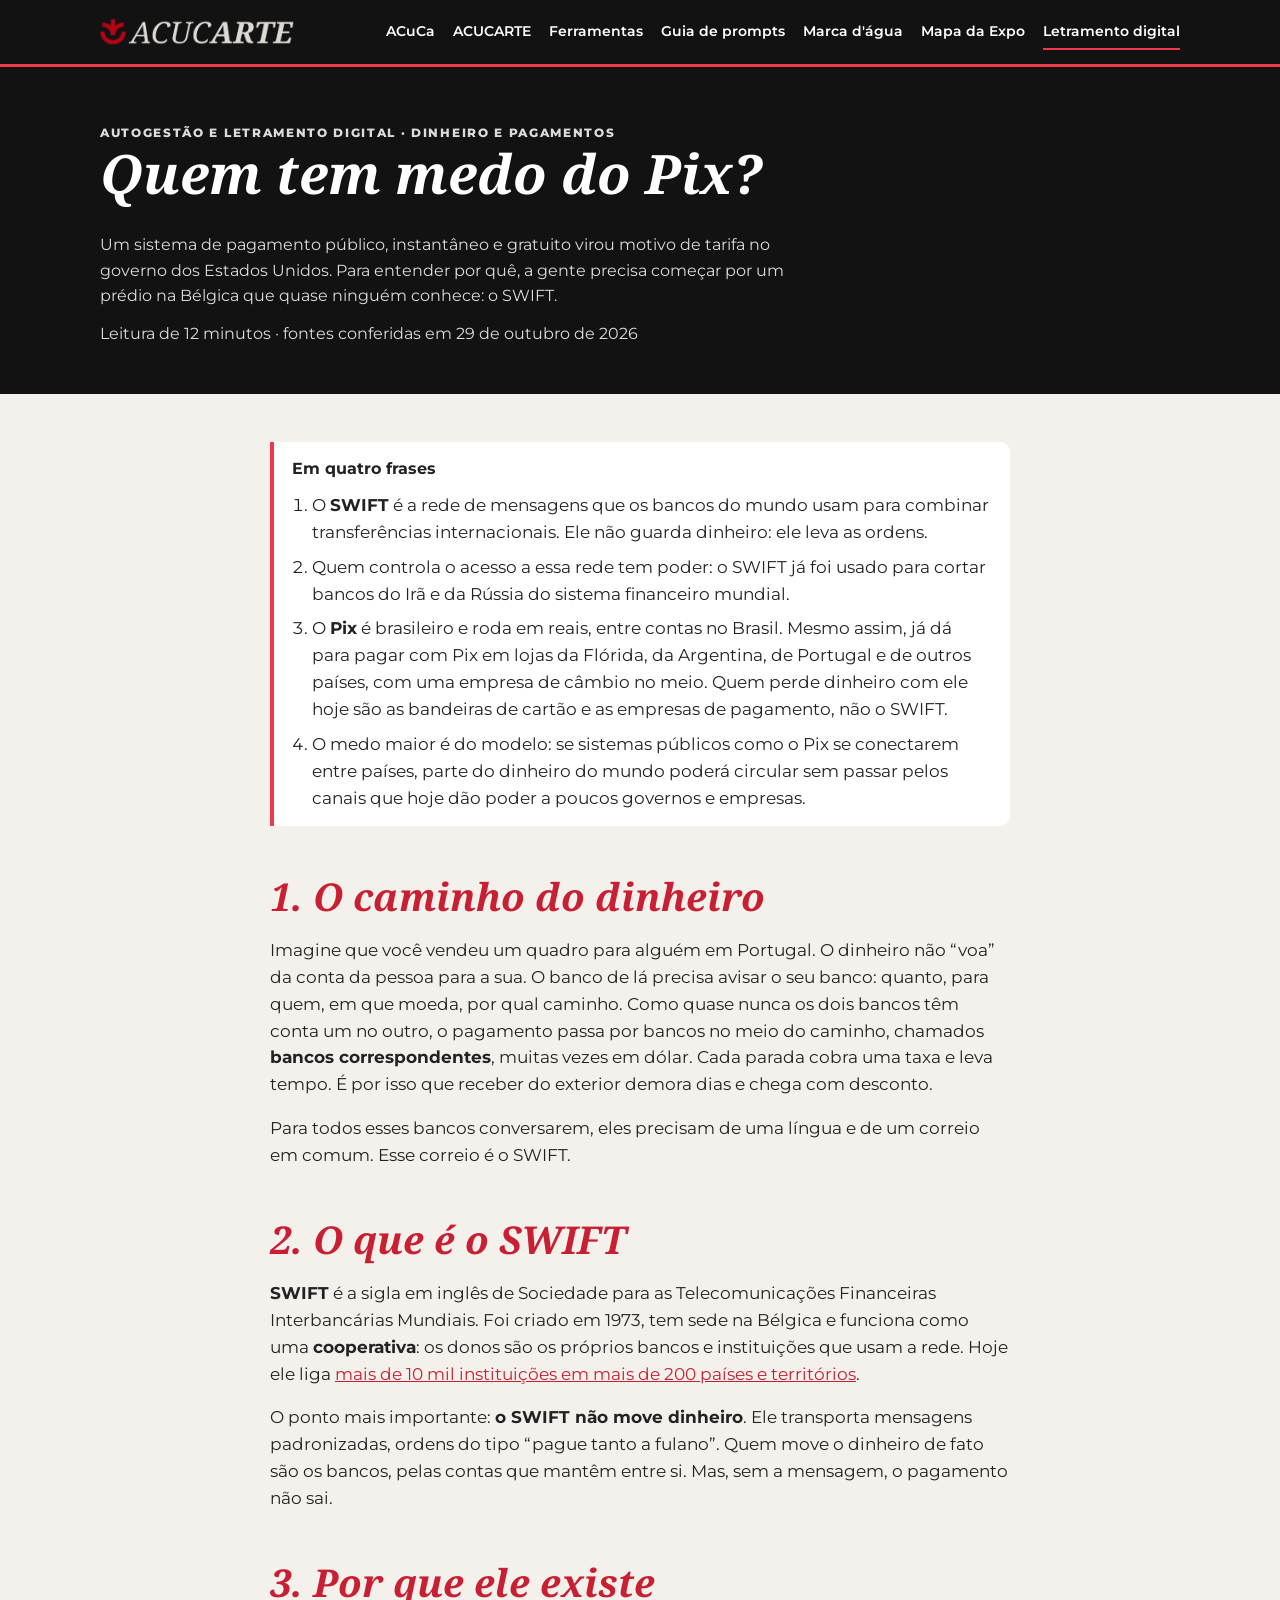
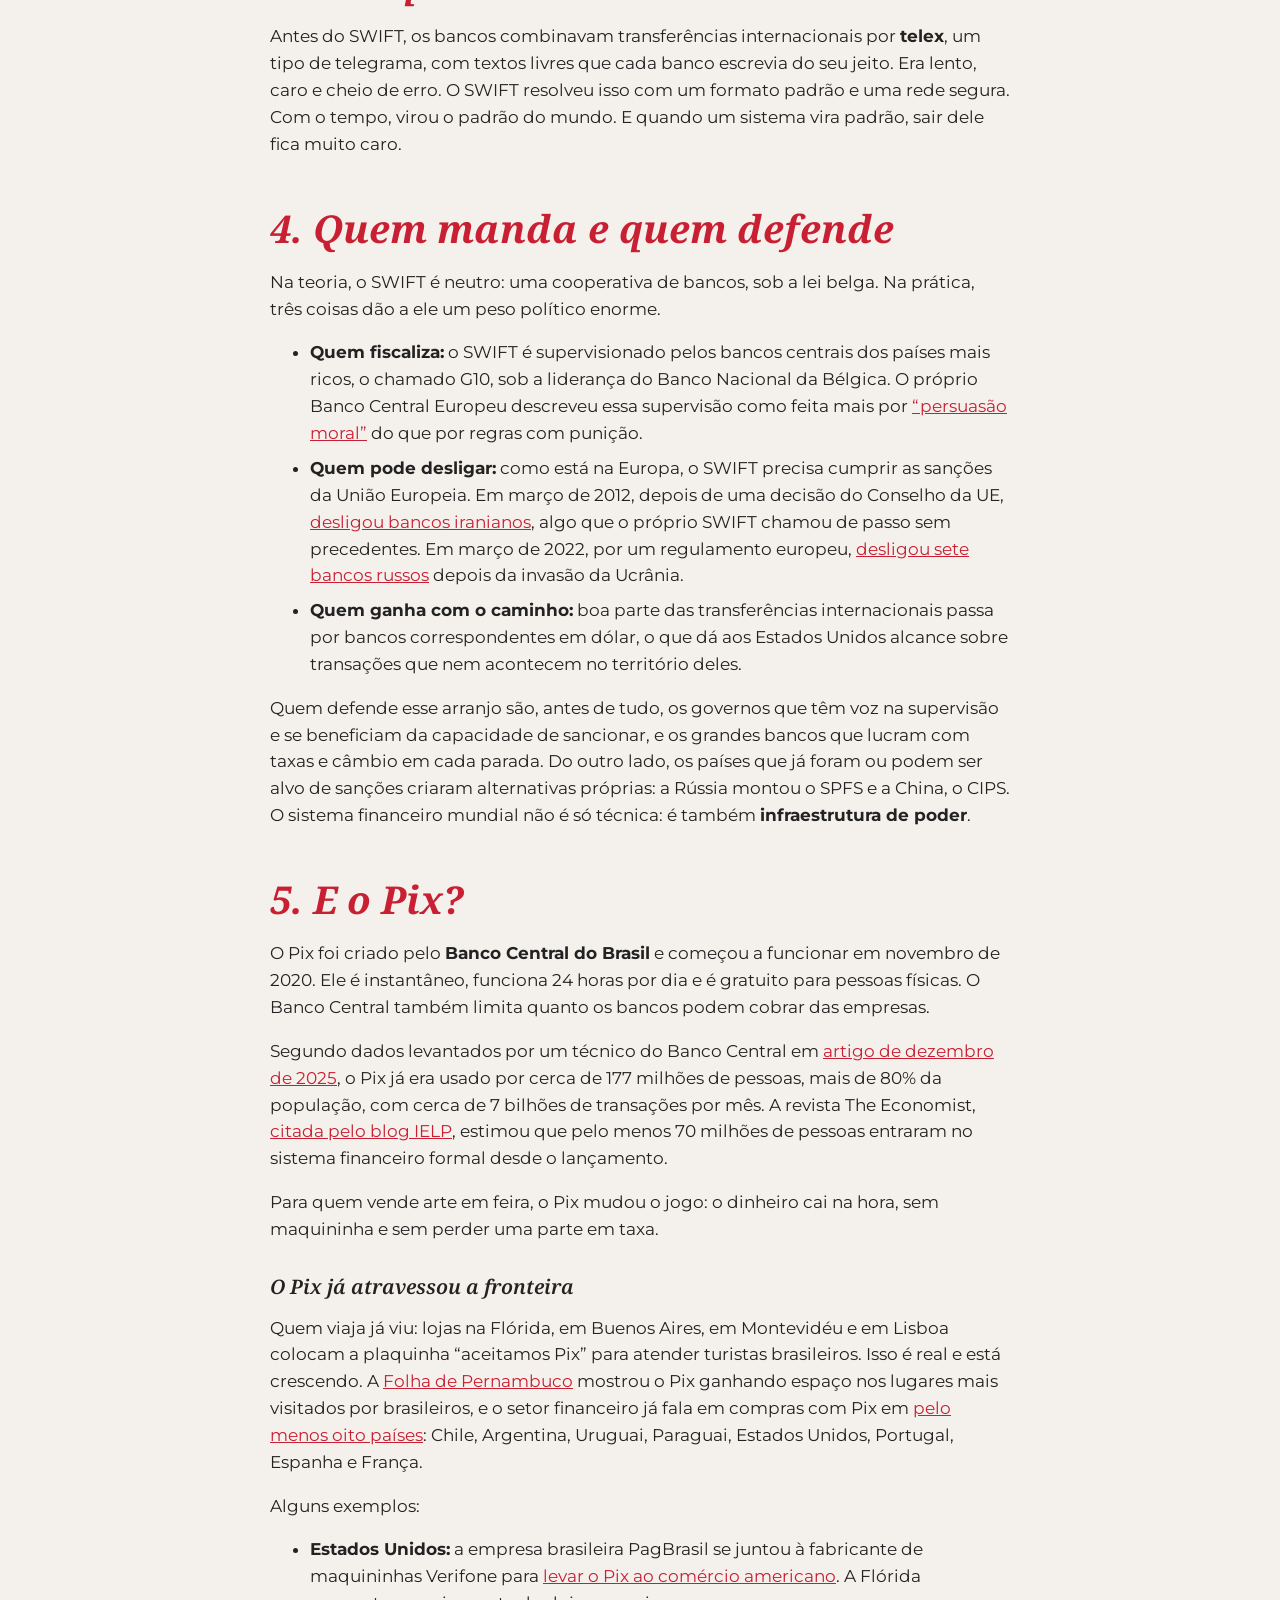
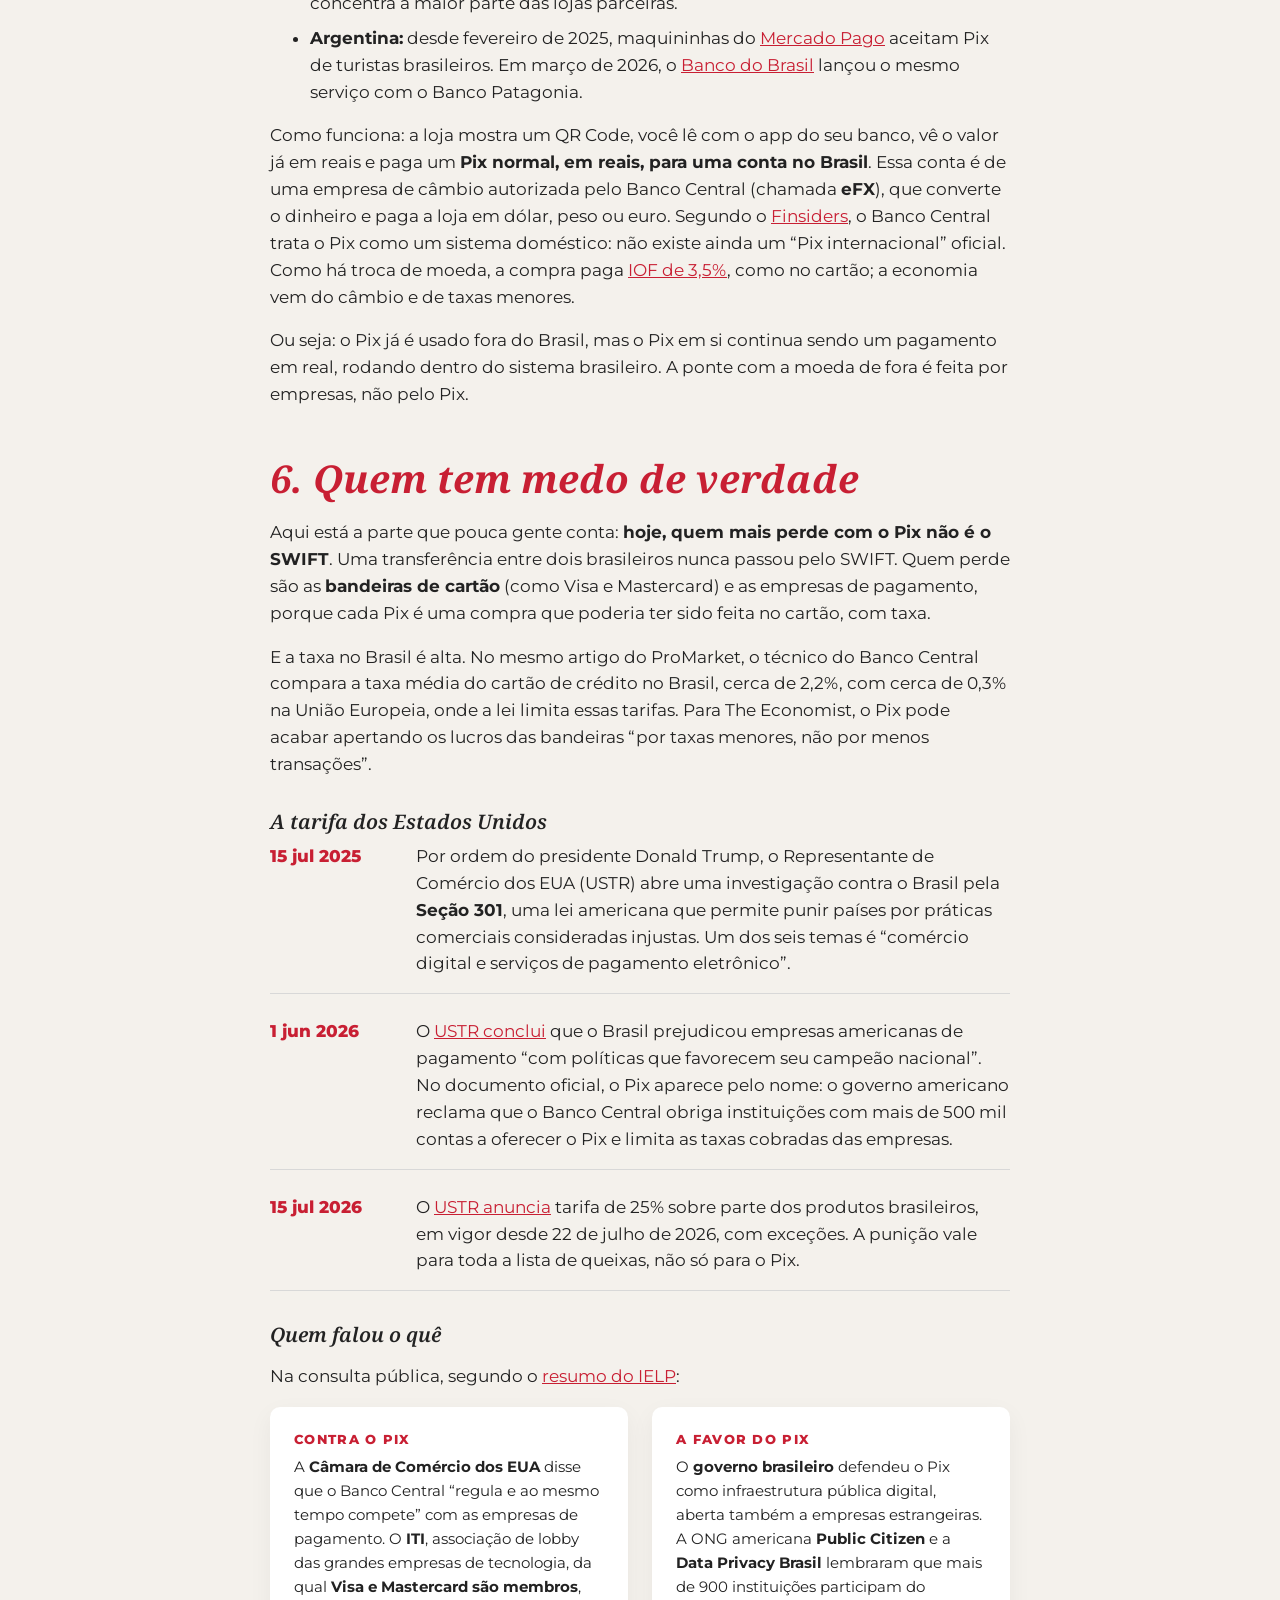
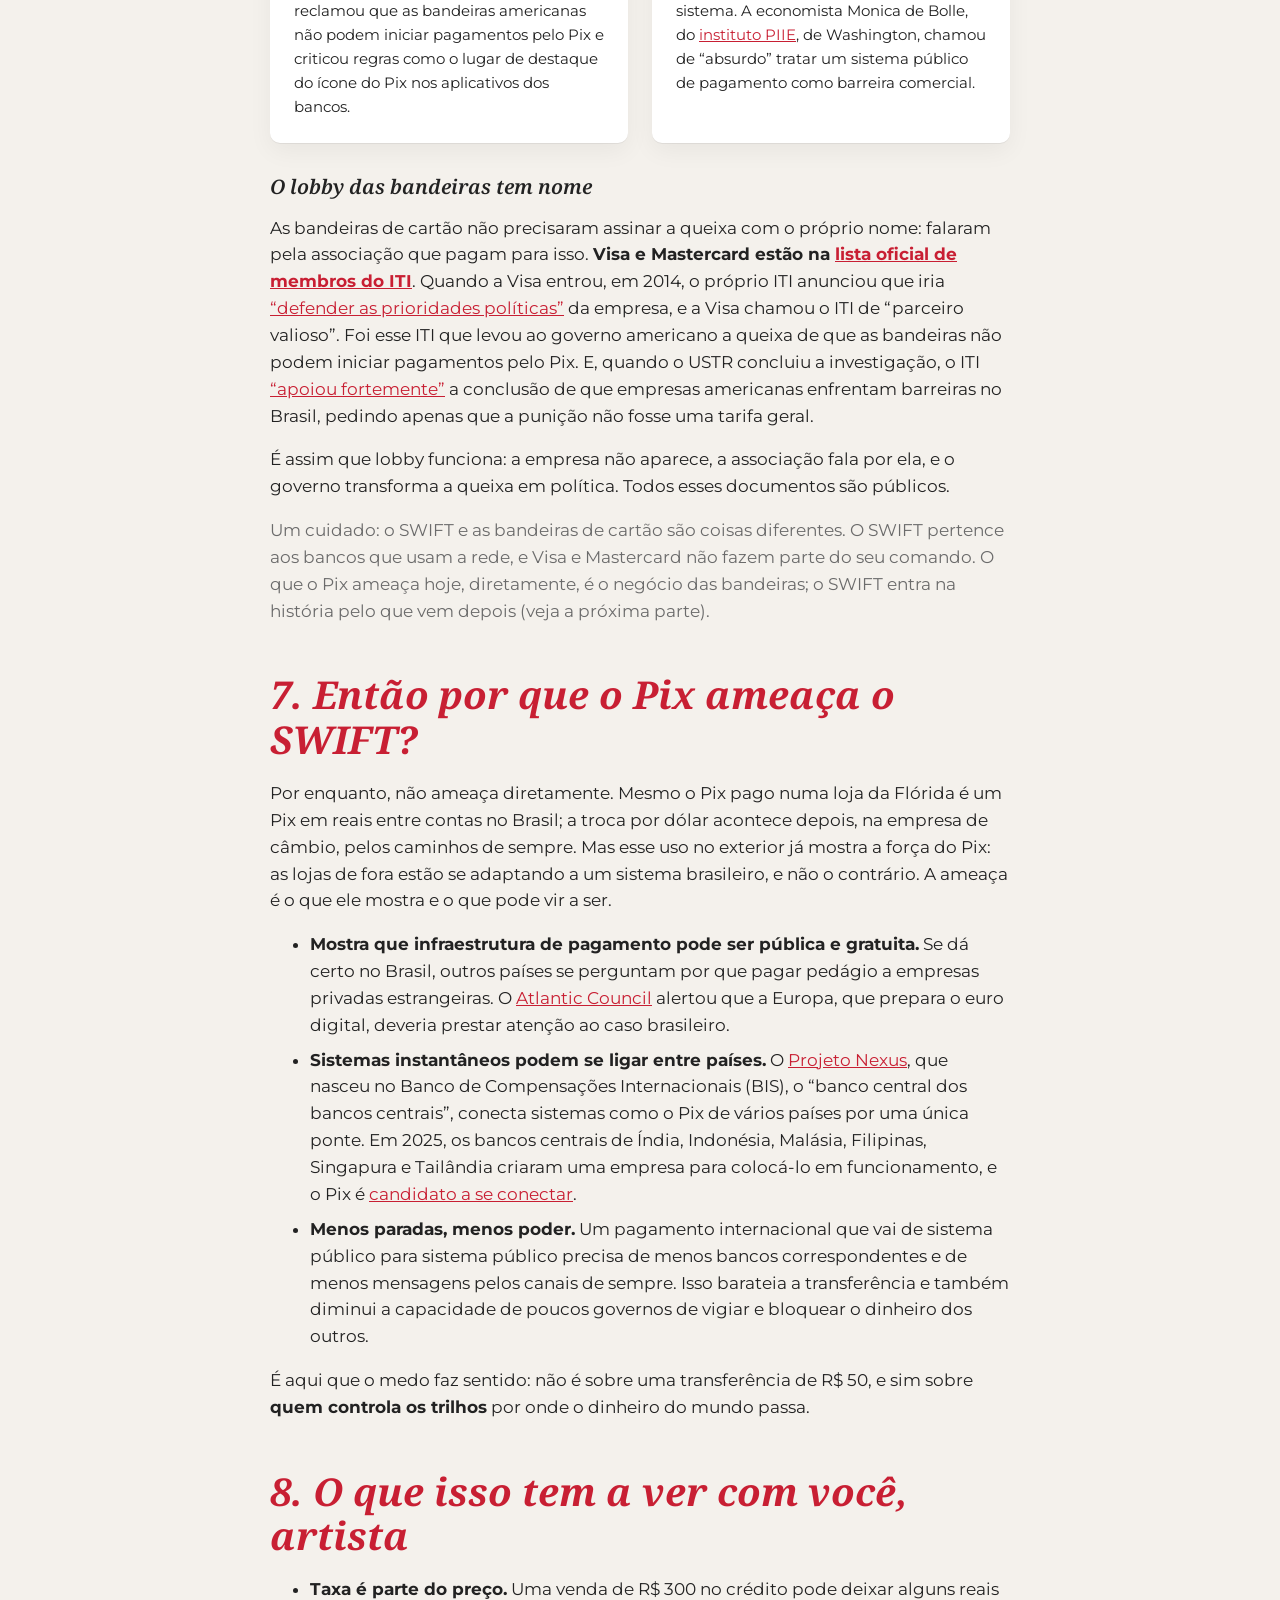
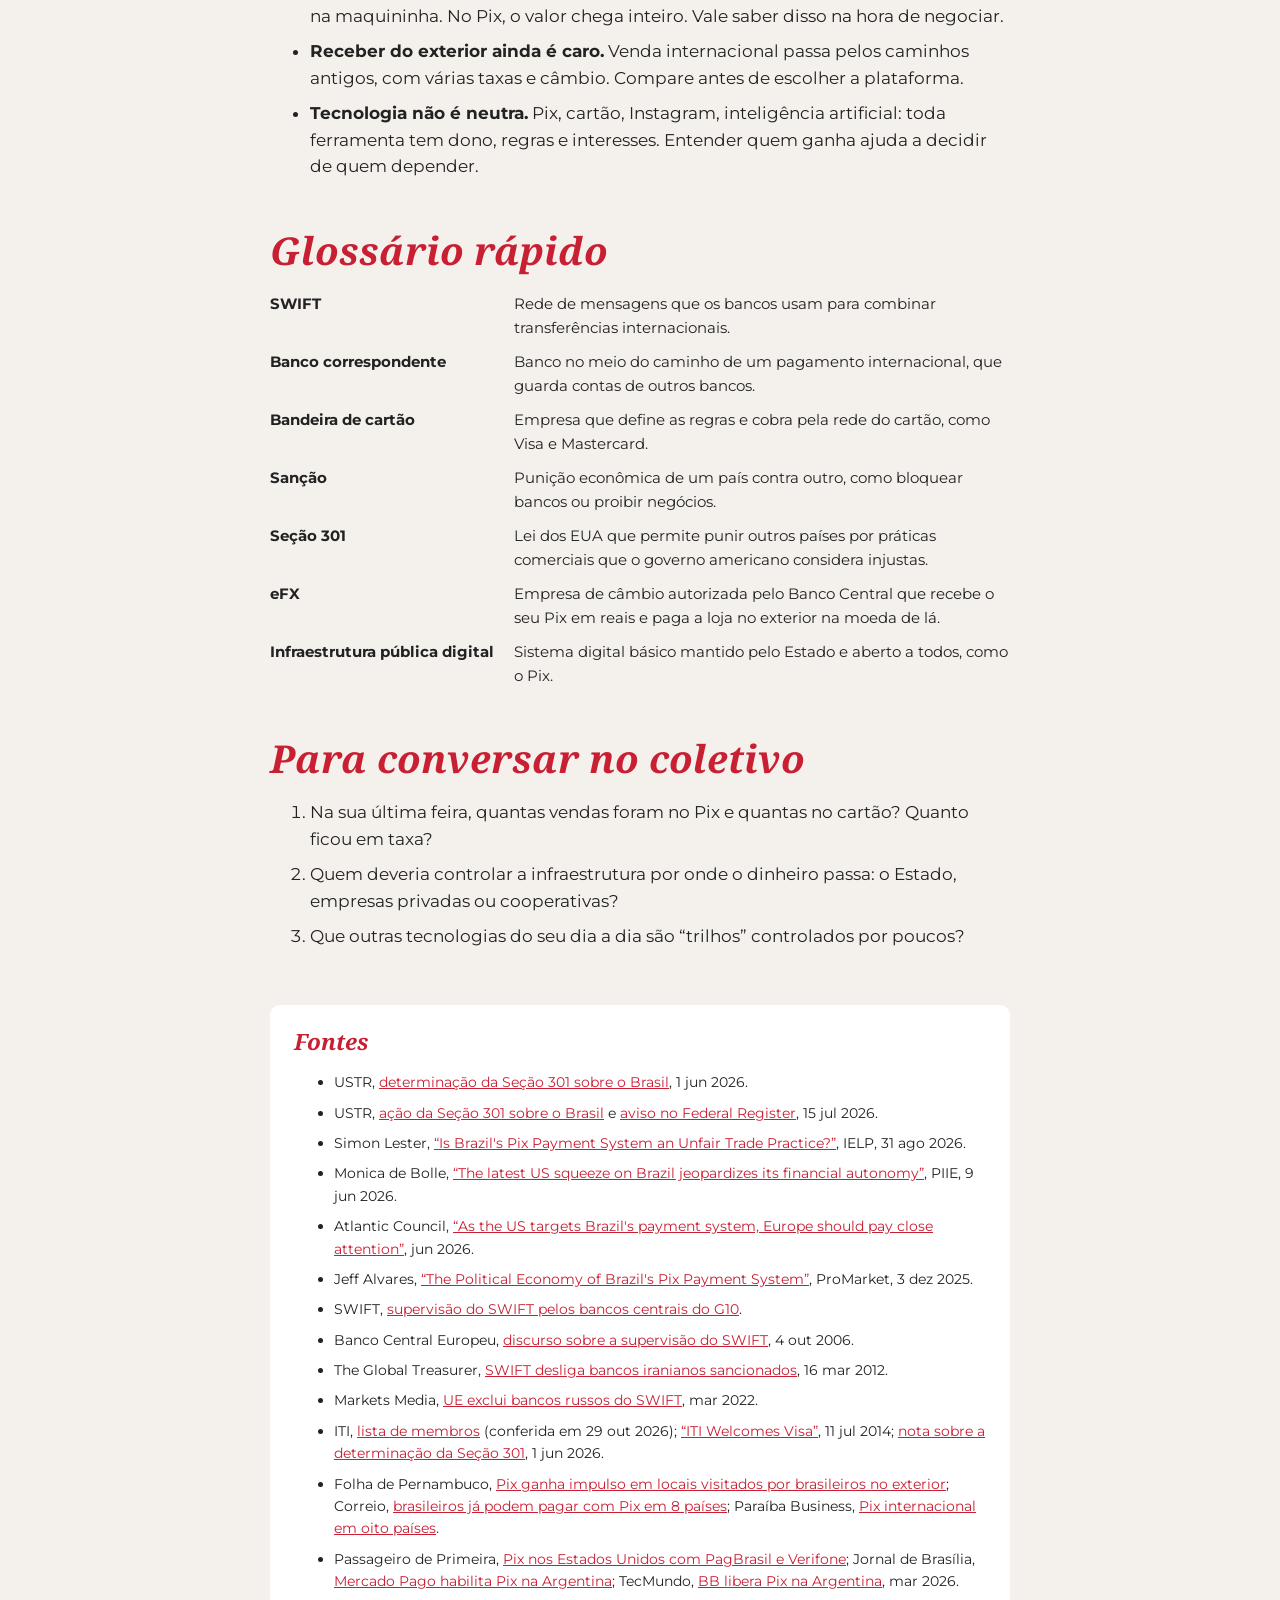
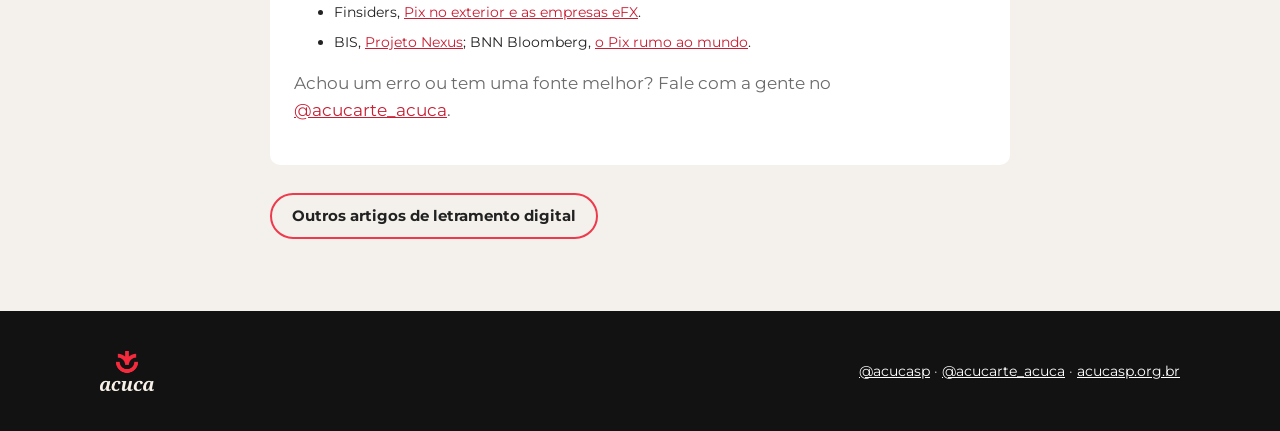
<file: letramento/quem-tem-medo-do-pix/index.html>
<!doctype html>
<html lang="pt-BR">
<head>
  <meta charset="utf-8">
  <meta name="viewport" content="width=device-width, initial-scale=1">
  <meta name="robots" content="noindex, nofollow">
  <title>Quem tem medo do Pix? · ACUCARTE</title>
  <meta name="description" content="O que é o SWIFT, por que ele existe, quem manda nele e como virou arma de sanção. E por que o Pix, público e gratuito, virou motivo de tarifa nos Estados Unidos.">
  <meta property="og:title" content="Quem tem medo do Pix?">
  <meta property="og:description" content="SWIFT, cartões, sanções e a tarifa dos EUA contra o Brasil, explicados para artistas.">
  <link rel="icon" href="../../assets/img/simbolo-acuca.svg" type="image/svg+xml">
  <link rel="preconnect" href="https://fonts.googleapis.com">
  <link rel="preconnect" href="https://fonts.gstatic.com" crossorigin>
  <link rel="stylesheet" href="https://fonts.googleapis.com/css2?family=Noto+Serif:ital,wght@1,400;1,600;1,700&family=Montserrat:wght@400;600;700;800&display=swap">
  <link rel="stylesheet" href="../../assets/css/style.css?v=202610291748">
</head>
<body>
  <a class="pular" href="#conteudo">Pular para o conteúdo</a>
  <header class="topo">
    <div class="wrap">
      <a class="marca" href="../../"><img src="../../assets/img/logo-acucarte-claro.png" alt="ACUCARTE" width="910" height="122"></a>
      <nav aria-label="Principal">
        <a href="../../#acuca">ACuCa</a>
        <a href="../../#acucarte">ACUCARTE</a>
        <a href="../../#ferramentas">Ferramentas</a>
        <a href="../../prompts/">Guia de prompts</a>
        <a href="../../marca-dagua/">Marca d'água</a>
        <a href="../../expocannabis/">Mapa da Expo</a>
        <a href="../" aria-current="page">Letramento digital</a>
      </nav>
    </div>
  </header>

  <main id="conteudo">
    <div class="cabeca">
      <div class="wrap">
        <p class="rotulo">Autogestão e letramento digital · Dinheiro e pagamentos</p>
        <h1>Quem tem medo do Pix?</h1>
        <p>Um sistema de pagamento público, instantâneo e gratuito virou motivo de tarifa no governo dos Estados Unidos. Para entender por quê, a gente precisa começar por um prédio na Bélgica que quase ninguém conhece: o SWIFT.</p>
        <p class="mudo" style="margin-top:12px">Leitura de 12 minutos · fontes conferidas em 29 de outubro de 2026</p>
      </div>
    </div>

    <article class="artigo">
      <div class="wrap">
        <div class="aviso resumo-artigo">
          <strong>Em quatro frases</strong>
          <ol>
            <li>O <strong>SWIFT</strong> é a rede de mensagens que os bancos do mundo usam para combinar transferências internacionais. Ele não guarda dinheiro: ele leva as ordens.</li>
            <li>Quem controla o acesso a essa rede tem poder: o SWIFT já foi usado para cortar bancos do Irã e da Rússia do sistema financeiro mundial.</li>
            <li>O <strong>Pix</strong> é brasileiro e roda em reais, entre contas no Brasil. Mesmo assim, já dá para pagar com Pix em lojas da Flórida, da Argentina, de Portugal e de outros países, com uma empresa de câmbio no meio. Quem perde dinheiro com ele hoje são as bandeiras de cartão e as empresas de pagamento, não o SWIFT.</li>
            <li>O medo maior é do modelo: se sistemas públicos como o Pix se conectarem entre países, parte do dinheiro do mundo poderá circular sem passar pelos canais que hoje dão poder a poucos governos e empresas.</li>
          </ol>
        </div>

        <h2 id="caminho">1. O caminho do dinheiro</h2>
        <p>Imagine que você vendeu um quadro para alguém em Portugal. O dinheiro não “voa” da conta da pessoa para a sua. O banco de lá precisa avisar o seu banco: quanto, para quem, em que moeda, por qual caminho. Como quase nunca os dois bancos têm conta um no outro, o pagamento passa por bancos no meio do caminho, chamados <strong>bancos correspondentes</strong>, muitas vezes em dólar. Cada parada cobra uma taxa e leva tempo. É por isso que receber do exterior demora dias e chega com desconto.</p>
        <p>Para todos esses bancos conversarem, eles precisam de uma língua e de um correio em comum. Esse correio é o SWIFT.</p>

        <h2 id="swift">2. O que é o SWIFT</h2>
        <p><strong>SWIFT</strong> é a sigla em inglês de Sociedade para as Telecomunicações Financeiras Interbancárias Mundiais. Foi criado em 1973, tem sede na Bélgica e funciona como uma <strong>cooperativa</strong>: os donos são os próprios bancos e instituições que usam a rede. Hoje ele liga <a href="https://www.swift.com/de/node/16261" target="_blank" rel="noopener">mais de 10 mil instituições em mais de 200 países e territórios</a>.</p>
        <p>O ponto mais importante: <strong>o SWIFT não move dinheiro</strong>. Ele transporta mensagens padronizadas, ordens do tipo “pague tanto a fulano”. Quem move o dinheiro de fato são os bancos, pelas contas que mantêm entre si. Mas, sem a mensagem, o pagamento não sai.</p>

        <h2 id="por-que">3. Por que ele existe</h2>
        <p>Antes do SWIFT, os bancos combinavam transferências internacionais por <strong>telex</strong>, um tipo de telegrama, com textos livres que cada banco escrevia do seu jeito. Era lento, caro e cheio de erro. O SWIFT resolveu isso com um formato padrão e uma rede segura. Com o tempo, virou o padrão do mundo. E quando um sistema vira padrão, sair dele fica muito caro.</p>

        <h2 id="quem-manda">4. Quem manda e quem defende</h2>
        <p>Na teoria, o SWIFT é neutro: uma cooperativa de bancos, sob a lei belga. Na prática, três coisas dão a ele um peso político enorme.</p>
        <ul>
          <li><strong>Quem fiscaliza:</strong> o SWIFT é supervisionado pelos bancos centrais dos países mais ricos, o chamado G10, sob a liderança do Banco Nacional da Bélgica. O próprio Banco Central Europeu descreveu essa supervisão como feita mais por <a href="https://www.ecb.europa.eu/press/key/date/2006/html/sp061004.en.html" target="_blank" rel="noopener">“persuasão moral”</a> do que por regras com punição.</li>
          <li><strong>Quem pode desligar:</strong> como está na Europa, o SWIFT precisa cumprir as sanções da União Europeia. Em março de 2012, depois de uma decisão do Conselho da UE, <a href="https://www.theglobaltreasurer.com/2012/03/16/swift-to-disconnect-sanctioned-iranian-banks-following-eu-council-decision/" target="_blank" rel="noopener">desligou bancos iranianos</a>, algo que o próprio SWIFT chamou de passo sem precedentes. Em março de 2022, por um regulamento europeu, <a href="https://articles.marketsmedia.com/eu-excludes-key-russian-banks-from-swift" target="_blank" rel="noopener">desligou sete bancos russos</a> depois da invasão da Ucrânia.</li>
          <li><strong>Quem ganha com o caminho:</strong> boa parte das transferências internacionais passa por bancos correspondentes em dólar, o que dá aos Estados Unidos alcance sobre transações que nem acontecem no território deles.</li>
        </ul>
        <p>Quem defende esse arranjo são, antes de tudo, os governos que têm voz na supervisão e se beneficiam da capacidade de sancionar, e os grandes bancos que lucram com taxas e câmbio em cada parada. Do outro lado, os países que já foram ou podem ser alvo de sanções criaram alternativas próprias: a Rússia montou o SPFS e a China, o CIPS. O sistema financeiro mundial não é só técnica: é também <strong>infraestrutura de poder</strong>.</p>

        <h2 id="pix">5. E o Pix?</h2>
        <p>O Pix foi criado pelo <strong>Banco Central do Brasil</strong> e começou a funcionar em novembro de 2020. Ele é instantâneo, funciona 24 horas por dia e é gratuito para pessoas físicas. O Banco Central também limita quanto os bancos podem cobrar das empresas.</p>
        <p>Segundo dados levantados por um técnico do Banco Central em <a href="https://www.promarket.org/2025/12/03/the-political-economy-of-brazils-pix-payment-system/" target="_blank" rel="noopener">artigo de dezembro de 2025</a>, o Pix já era usado por cerca de 177 milhões de pessoas, mais de 80% da população, com cerca de 7 bilhões de transações por mês. A revista The Economist, <a href="https://ielp.worldtradelaw.net/2026/08/is-brazils-pix-payment-system-an-unfair-trade-practice/" target="_blank" rel="noopener">citada pelo blog IELP</a>, estimou que pelo menos 70 milhões de pessoas entraram no sistema financeiro formal desde o lançamento.</p>
        <p>Para quem vende arte em feira, o Pix mudou o jogo: o dinheiro cai na hora, sem maquininha e sem perder uma parte em taxa.</p>

        <h3>O Pix já atravessou a fronteira</h3>
        <p>Quem viaja já viu: lojas na Flórida, em Buenos Aires, em Montevidéu e em Lisboa colocam a plaquinha “aceitamos Pix” para atender turistas brasileiros. Isso é real e está crescendo. A <a href="https://www.folhape.com.br/economia/pix-ganha-impulso-em-locais-visitados-por-brasileiros-no-exterior/428707/" target="_blank" rel="noopener">Folha de Pernambuco</a> mostrou o Pix ganhando espaço nos lugares mais visitados por brasileiros, e o setor financeiro já fala em compras com Pix em <a href="https://www.correio24horas.com.br/economia/brasileiros-ja-podem-pagar-com-pix-em-8-paises-e-economizar-no-iof-0726" target="_blank" rel="noopener">pelo menos oito países</a>: Chile, Argentina, Uruguai, Paraguai, Estados Unidos, Portugal, Espanha e França.</p>
        <p>Alguns exemplos:</p>
        <ul>
          <li><strong>Estados Unidos:</strong> a empresa brasileira PagBrasil se juntou à fabricante de maquininhas Verifone para <a href="https://passageirodeprimeira.com/?p=459143" target="_blank" rel="noopener">levar o Pix ao comércio americano</a>. A Flórida concentra a maior parte das lojas parceiras.</li>
          <li><strong>Argentina:</strong> desde fevereiro de 2025, maquininhas do <a href="https://jornaldebrasilia.com.br/noticias/economia/mercado-pago-habilita-pagamentos-com-pix-para-brasileiros-na-argentina/" target="_blank" rel="noopener">Mercado Pago</a> aceitam Pix de turistas brasileiros. Em março de 2026, o <a href="https://www.tecmundo.com.br/mercado/411402-bb-libera-pix-na-argentina-com-pagamentos-via-qr-code.htm" target="_blank" rel="noopener">Banco do Brasil</a> lançou o mesmo serviço com o Banco Patagonia.</li>
        </ul>
        <p>Como funciona: a loja mostra um QR Code, você lê com o app do seu banco, vê o valor já em reais e paga um <strong>Pix normal, em reais, para uma conta no Brasil</strong>. Essa conta é de uma empresa de câmbio autorizada pelo Banco Central (chamada <strong>eFX</strong>), que converte o dinheiro e paga a loja em dólar, peso ou euro. Segundo o <a href="https://finsidersbrasil.com.br/?p=114443" target="_blank" rel="noopener">Finsiders</a>, o Banco Central trata o Pix como um sistema doméstico: não existe ainda um “Pix internacional” oficial. Como há troca de moeda, a compra paga <a href="https://paraibabusiness.com.br/pix-internacional-ja-pode-ser-usado-para-compras-em-oito-paises-diz-setor-financeiro/" target="_blank" rel="noopener">IOF de 3,5%</a>, como no cartão; a economia vem do câmbio e de taxas menores.</p>
        <p>Ou seja: o Pix já é usado fora do Brasil, mas o Pix em si continua sendo um pagamento em real, rodando dentro do sistema brasileiro. A ponte com a moeda de fora é feita por empresas, não pelo Pix.</p>

        <h2 id="medo">6. Quem tem medo de verdade</h2>
        <p>Aqui está a parte que pouca gente conta: <strong>hoje, quem mais perde com o Pix não é o SWIFT</strong>. Uma transferência entre dois brasileiros nunca passou pelo SWIFT. Quem perde são as <strong>bandeiras de cartão</strong> (como Visa e Mastercard) e as empresas de pagamento, porque cada Pix é uma compra que poderia ter sido feita no cartão, com taxa.</p>
        <p>E a taxa no Brasil é alta. No mesmo artigo do ProMarket, o técnico do Banco Central compara a taxa média do cartão de crédito no Brasil, cerca de 2,2%, com cerca de 0,3% na União Europeia, onde a lei limita essas tarifas. Para The Economist, o Pix pode acabar apertando os lucros das bandeiras “por taxas menores, não por menos transações”.</p>

        <h3>A tarifa dos Estados Unidos</h3>
        <ol class="linha-tempo">
          <li><time datetime="2025-07-15">15 jul 2025</time><div>Por ordem do presidente Donald Trump, o Representante de Comércio dos EUA (USTR) abre uma investigação contra o Brasil pela <strong>Seção 301</strong>, uma lei americana que permite punir países por práticas comerciais consideradas injustas. Um dos seis temas é “comércio digital e serviços de pagamento eletrônico”.</div></li>
          <li><time datetime="2026-06-01">1 jun 2026</time><div>O <a href="https://ustr.gov/about/policy-offices/press-office/press-releases/2026/june/ustr-section-301-determination-brazils-unreasonable-acts-policies-and-practices" target="_blank" rel="noopener">USTR conclui</a> que o Brasil prejudicou empresas americanas de pagamento “com políticas que favorecem seu campeão nacional”. No documento oficial, o Pix aparece pelo nome: o governo americano reclama que o Banco Central obriga instituições com mais de 500 mil contas a oferecer o Pix e limita as taxas cobradas das empresas.</div></li>
          <li><time datetime="2026-07-15">15 jul 2026</time><div>O <a href="https://ustr.gov/about/policy-offices/press-office/press-releases/2026/july/ustr-section-301-action-brazils-unreasonable-acts-policies-and-practices" target="_blank" rel="noopener">USTR anuncia</a> tarifa de 25% sobre parte dos produtos brasileiros, em vigor desde 22 de julho de 2026, com exceções. A punição vale para toda a lista de queixas, não só para o Pix.</div></li>
        </ol>

        <h3>Quem falou o quê</h3>
        <p>Na consulta pública, segundo o <a href="https://ielp.worldtradelaw.net/2026/08/is-brazils-pix-payment-system-an-unfair-trade-practice/" target="_blank" rel="noopener">resumo do IELP</a>:</p>
        <div class="grade g2">
          <div class="cartao">
            <h4>Contra o Pix</h4>
            <p>A <strong>Câmara de Comércio dos EUA</strong> disse que o Banco Central “regula e ao mesmo tempo compete” com as empresas de pagamento. O <strong>ITI</strong>, associação de lobby das grandes empresas de tecnologia, da qual <strong>Visa e Mastercard são membros</strong>, reclamou que as bandeiras americanas não podem iniciar pagamentos pelo Pix e criticou regras como o lugar de destaque do ícone do Pix nos aplicativos dos bancos.</p>
          </div>
          <div class="cartao">
            <h4>A favor do Pix</h4>
            <p>O <strong>governo brasileiro</strong> defendeu o Pix como infraestrutura pública digital, aberta também a empresas estrangeiras. A ONG americana <strong>Public Citizen</strong> e a <strong>Data Privacy Brasil</strong> lembraram que mais de 900 instituições participam do sistema. A economista Monica de Bolle, do <a href="https://www.piie.com/blogs/realtime-economics/2026/latest-us-squeeze-brazil-jeopardizes-its-financial-autonomy" target="_blank" rel="noopener">instituto PIIE</a>, de Washington, chamou de “absurdo” tratar um sistema público de pagamento como barreira comercial.</p>
          </div>
        </div>
        <h3>O lobby das bandeiras tem nome</h3>
        <p>As bandeiras de cartão não precisaram assinar a queixa com o próprio nome: falaram pela associação que pagam para isso. <strong>Visa e Mastercard estão na <a href="https://www.itic.org/about/membership/iti-members" target="_blank" rel="noopener">lista oficial de membros do ITI</a></strong>. Quando a Visa entrou, em 2014, o próprio ITI anunciou que iria <a href="https://www.itic.org/news-events/news-releases/iti-welcomes-visa" target="_blank" rel="noopener">“defender as prioridades políticas”</a> da empresa, e a Visa chamou o ITI de “parceiro valioso”. Foi esse ITI que levou ao governo americano a queixa de que as bandeiras não podem iniciar pagamentos pelo Pix. E, quando o USTR concluiu a investigação, o ITI <a href="https://www.itic.org/news-events/news-releases/iti-ustr-must-avoid-tariff-escalation-following-brazil-section-301-determination" target="_blank" rel="noopener">“apoiou fortemente”</a> a conclusão de que empresas americanas enfrentam barreiras no Brasil, pedindo apenas que a punição não fosse uma tarifa geral.</p>
        <p>É assim que lobby funciona: a empresa não aparece, a associação fala por ela, e o governo transforma a queixa em política. Todos esses documentos são públicos.</p>
        <p class="mudo">Um cuidado: o SWIFT e as bandeiras de cartão são coisas diferentes. O SWIFT pertence aos bancos que usam a rede, e Visa e Mastercard não fazem parte do seu comando. O que o Pix ameaça hoje, diretamente, é o negócio das bandeiras; o SWIFT entra na história pelo que vem depois (veja a próxima parte).</p>

        <h2 id="swift-e-pix">7. Então por que o Pix ameaça o SWIFT?</h2>
        <p>Por enquanto, não ameaça diretamente. Mesmo o Pix pago numa loja da Flórida é um Pix em reais entre contas no Brasil; a troca por dólar acontece depois, na empresa de câmbio, pelos caminhos de sempre. Mas esse uso no exterior já mostra a força do Pix: as lojas de fora estão se adaptando a um sistema brasileiro, e não o contrário. A ameaça é o que ele mostra e o que pode vir a ser.</p>
        <ul>
          <li><strong>Mostra que infraestrutura de pagamento pode ser pública e gratuita.</strong> Se dá certo no Brasil, outros países se perguntam por que pagar pedágio a empresas privadas estrangeiras. O <a href="https://www.atlanticcouncil.org/blogs/econographics/as-the-us-targets-brazils-payment-system-europe-should-pay-close-attention/" target="_blank" rel="noopener">Atlantic Council</a> alertou que a Europa, que prepara o euro digital, deveria prestar atenção ao caso brasileiro.</li>
          <li><strong>Sistemas instantâneos podem se ligar entre países.</strong> O <a href="https://www.bis.org/about/bisih/topics/fmis/nexus.htm" target="_blank" rel="noopener">Projeto Nexus</a>, que nasceu no Banco de Compensações Internacionais (BIS), o “banco central dos bancos centrais”, conecta sistemas como o Pix de vários países por uma única ponte. Em 2025, os bancos centrais de Índia, Indonésia, Malásia, Filipinas, Singapura e Tailândia criaram uma empresa para colocá-lo em funcionamento, e o Pix é <a href="https://www.bnnbloomberg.ca/brazil-s-wildly-popular-instant-payment-system-is-going-global-1.2039880" target="_blank" rel="noopener">candidato a se conectar</a>.</li>
          <li><strong>Menos paradas, menos poder.</strong> Um pagamento internacional que vai de sistema público para sistema público precisa de menos bancos correspondentes e de menos mensagens pelos canais de sempre. Isso barateia a transferência e também diminui a capacidade de poucos governos de vigiar e bloquear o dinheiro dos outros.</li>
        </ul>
        <p>É aqui que o medo faz sentido: não é sobre uma transferência de R$ 50, e sim sobre <strong>quem controla os trilhos</strong> por onde o dinheiro do mundo passa.</p>

        <h2 id="artistas">8. O que isso tem a ver com você, artista</h2>
        <ul>
          <li><strong>Taxa é parte do preço.</strong> Uma venda de R$ 300 no crédito pode deixar alguns reais na maquininha. No Pix, o valor chega inteiro. Vale saber disso na hora de negociar.</li>
          <li><strong>Receber do exterior ainda é caro.</strong> Venda internacional passa pelos caminhos antigos, com várias taxas e câmbio. Compare antes de escolher a plataforma.</li>
          <li><strong>Tecnologia não é neutra.</strong> Pix, cartão, Instagram, inteligência artificial: toda ferramenta tem dono, regras e interesses. Entender quem ganha ajuda a decidir de quem depender.</li>
        </ul>

        <h2 id="glossario">Glossário rápido</h2>
        <dl class="ficha glossario">
          <dt>SWIFT</dt><dd>Rede de mensagens que os bancos usam para combinar transferências internacionais.</dd>
          <dt>Banco correspondente</dt><dd>Banco no meio do caminho de um pagamento internacional, que guarda contas de outros bancos.</dd>
          <dt>Bandeira de cartão</dt><dd>Empresa que define as regras e cobra pela rede do cartão, como Visa e Mastercard.</dd>
          <dt>Sanção</dt><dd>Punição econômica de um país contra outro, como bloquear bancos ou proibir negócios.</dd>
          <dt>Seção 301</dt><dd>Lei dos EUA que permite punir outros países por práticas comerciais que o governo americano considera injustas.</dd>
          <dt>eFX</dt><dd>Empresa de câmbio autorizada pelo Banco Central que recebe o seu Pix em reais e paga a loja no exterior na moeda de lá.</dd>
          <dt>Infraestrutura pública digital</dt><dd>Sistema digital básico mantido pelo Estado e aberto a todos, como o Pix.</dd>
        </dl>

        <h2 id="conversa">Para conversar no coletivo</h2>
        <ol>
          <li>Na sua última feira, quantas vendas foram no Pix e quantas no cartão? Quanto ficou em taxa?</li>
          <li>Quem deveria controlar a infraestrutura por onde o dinheiro passa: o Estado, empresas privadas ou cooperativas?</li>
          <li>Que outras tecnologias do seu dia a dia são “trilhos” controlados por poucos?</li>
        </ol>

        <section class="fontes" aria-labelledby="titulo-fontes">
          <h2 id="titulo-fontes">Fontes</h2>
          <ul>
            <li>USTR, <a href="https://ustr.gov/about/policy-offices/press-office/press-releases/2026/june/ustr-section-301-determination-brazils-unreasonable-acts-policies-and-practices" target="_blank" rel="noopener">determinação da Seção 301 sobre o Brasil</a>, 1 jun 2026.</li>
            <li>USTR, <a href="https://ustr.gov/about/policy-offices/press-office/press-releases/2026/july/ustr-section-301-action-brazils-unreasonable-acts-policies-and-practices" target="_blank" rel="noopener">ação da Seção 301 sobre o Brasil</a> e <a href="https://ustr.gov/sites/default/files/files/Issue_Areas/Enforcement/Section%20301/Brazil%20301%20Final%20Action%20FRN%207-15-2026%20final.pdf" target="_blank" rel="noopener">aviso no Federal Register</a>, 15 jul 2026.</li>
            <li>Simon Lester, <a href="https://ielp.worldtradelaw.net/2026/08/is-brazils-pix-payment-system-an-unfair-trade-practice/" target="_blank" rel="noopener">“Is Brazil's Pix Payment System an Unfair Trade Practice?”</a>, IELP, 31 ago 2026.</li>
            <li>Monica de Bolle, <a href="https://www.piie.com/blogs/realtime-economics/2026/latest-us-squeeze-brazil-jeopardizes-its-financial-autonomy" target="_blank" rel="noopener">“The latest US squeeze on Brazil jeopardizes its financial autonomy”</a>, PIIE, 9 jun 2026.</li>
            <li>Atlantic Council, <a href="https://www.atlanticcouncil.org/blogs/econographics/as-the-us-targets-brazils-payment-system-europe-should-pay-close-attention/" target="_blank" rel="noopener">“As the US targets Brazil's payment system, Europe should pay close attention”</a>, jun 2026.</li>
            <li>Jeff Alvares, <a href="https://www.promarket.org/2025/12/03/the-political-economy-of-brazils-pix-payment-system/" target="_blank" rel="noopener">“The Political Economy of Brazil's Pix Payment System”</a>, ProMarket, 3 dez 2025.</li>
            <li>SWIFT, <a href="https://www.swift.com/de/node/16261" target="_blank" rel="noopener">supervisão do SWIFT pelos bancos centrais do G10</a>.</li>
            <li>Banco Central Europeu, <a href="https://www.ecb.europa.eu/press/key/date/2006/html/sp061004.en.html" target="_blank" rel="noopener">discurso sobre a supervisão do SWIFT</a>, 4 out 2006.</li>
            <li>The Global Treasurer, <a href="https://www.theglobaltreasurer.com/2012/03/16/swift-to-disconnect-sanctioned-iranian-banks-following-eu-council-decision/" target="_blank" rel="noopener">SWIFT desliga bancos iranianos sancionados</a>, 16 mar 2012.</li>
            <li>Markets Media, <a href="https://articles.marketsmedia.com/eu-excludes-key-russian-banks-from-swift" target="_blank" rel="noopener">UE exclui bancos russos do SWIFT</a>, mar 2022.</li>
            <li>ITI, <a href="https://www.itic.org/about/membership/iti-members" target="_blank" rel="noopener">lista de membros</a> (conferida em 29 out 2026); <a href="https://www.itic.org/news-events/news-releases/iti-welcomes-visa" target="_blank" rel="noopener">“ITI Welcomes Visa”</a>, 11 jul 2014; <a href="https://www.itic.org/news-events/news-releases/iti-ustr-must-avoid-tariff-escalation-following-brazil-section-301-determination" target="_blank" rel="noopener">nota sobre a determinação da Seção 301</a>, 1 jun 2026.</li>
            <li>Folha de Pernambuco, <a href="https://www.folhape.com.br/economia/pix-ganha-impulso-em-locais-visitados-por-brasileiros-no-exterior/428707/" target="_blank" rel="noopener">Pix ganha impulso em locais visitados por brasileiros no exterior</a>; Correio, <a href="https://www.correio24horas.com.br/economia/brasileiros-ja-podem-pagar-com-pix-em-8-paises-e-economizar-no-iof-0726" target="_blank" rel="noopener">brasileiros já podem pagar com Pix em 8 países</a>; Paraíba Business, <a href="https://paraibabusiness.com.br/pix-internacional-ja-pode-ser-usado-para-compras-em-oito-paises-diz-setor-financeiro/" target="_blank" rel="noopener">Pix internacional em oito países</a>.</li>
            <li>Passageiro de Primeira, <a href="https://passageirodeprimeira.com/?p=459143" target="_blank" rel="noopener">Pix nos Estados Unidos com PagBrasil e Verifone</a>; Jornal de Brasília, <a href="https://jornaldebrasilia.com.br/noticias/economia/mercado-pago-habilita-pagamentos-com-pix-para-brasileiros-na-argentina/" target="_blank" rel="noopener">Mercado Pago habilita Pix na Argentina</a>; TecMundo, <a href="https://www.tecmundo.com.br/mercado/411402-bb-libera-pix-na-argentina-com-pagamentos-via-qr-code.htm" target="_blank" rel="noopener">BB libera Pix na Argentina</a>, mar 2026.</li>
            <li>Finsiders, <a href="https://finsidersbrasil.com.br/?p=114443" target="_blank" rel="noopener">Pix no exterior e as empresas eFX</a>.</li>
            <li>BIS, <a href="https://www.bis.org/about/bisih/topics/fmis/nexus.htm" target="_blank" rel="noopener">Projeto Nexus</a>; BNN Bloomberg, <a href="https://www.bnnbloomberg.ca/brazil-s-wildly-popular-instant-payment-system-is-going-global-1.2039880" target="_blank" rel="noopener">o Pix rumo ao mundo</a>.</li>
          </ul>
          <p class="mudo">Achou um erro ou tem uma fonte melhor? Fale com a gente no <a href="https://instagram.com/acucarte_acuca" target="_blank" rel="noopener">@acucarte_acuca</a>.</p>
        </section>

        <div class="botoes">
          <a class="btn contorno" href="../">Outros artigos de letramento digital</a>
        </div>
      </div>
    </article>
  </main>

  <footer class="rodape">
    <div class="wrap">
      <img src="../../assets/img/logo-acuca-branco.png" alt="ACuCa-SP" width="852" height="634">
      <div>
        <a href="https://instagram.com/acucasp" target="_blank" rel="noopener">@acucasp</a> · <a href="https://instagram.com/acucarte_acuca" target="_blank" rel="noopener">@acucarte_acuca</a> ·
        <a href="https://www.acucasp.org.br" target="_blank" rel="noopener">acucasp.org.br</a>
      </div>
    </div>
  </footer>
</body>
</html>
</file>
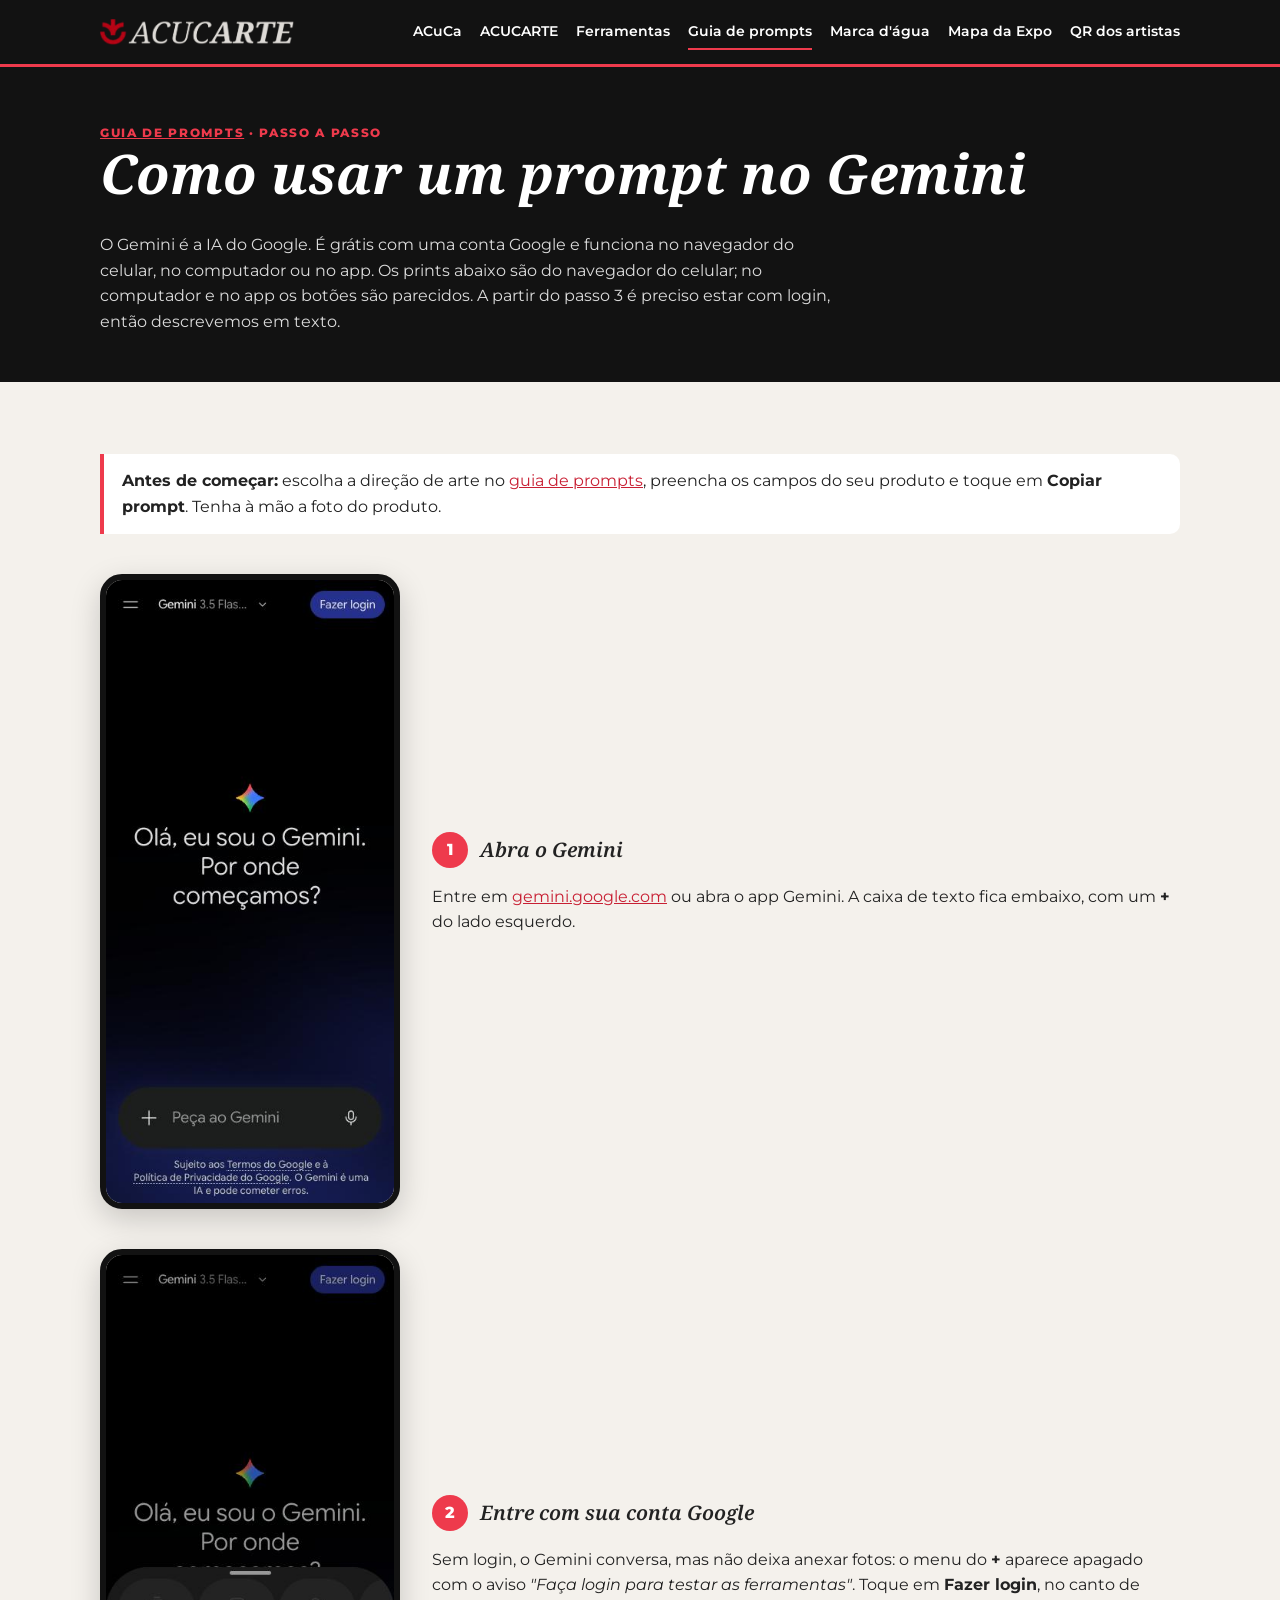
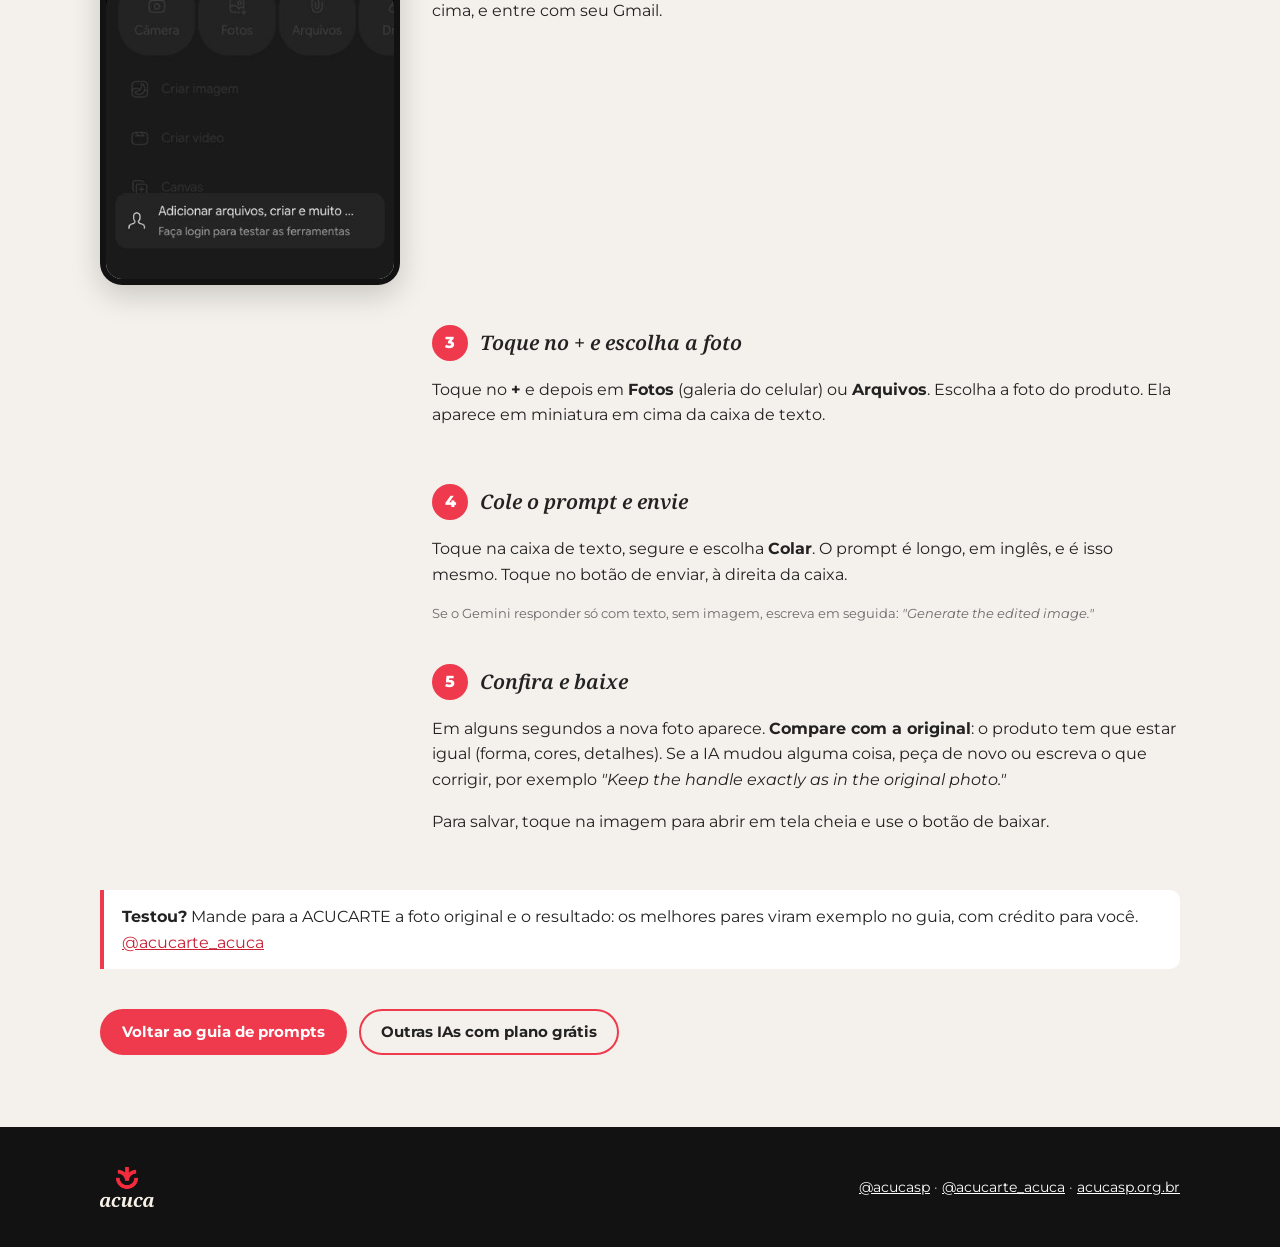
<file: prompts/gemini/index.html>
<!doctype html>
<html lang="pt-BR">
<head>
  <meta charset="utf-8">
  <meta name="viewport" content="width=device-width, initial-scale=1">
  <title>Como usar o Gemini · Guia de prompts · ACUCARTE</title>
  <meta name="description" content="Passo a passo com prints: como enviar a foto do seu produto e colar um prompt do guia no Gemini, de graça.">
  <link rel="icon" href="../../assets/img/simbolo-acuca.svg" type="image/svg+xml">
  <link rel="preconnect" href="https://fonts.googleapis.com">
  <link rel="preconnect" href="https://fonts.gstatic.com" crossorigin>
  <link rel="stylesheet" href="https://fonts.googleapis.com/css2?family=Noto+Serif:ital,wght@1,400;1,600;1,700&family=Montserrat:wght@400;600;700;800&display=swap">
  <link rel="stylesheet" href="../../assets/css/style.css?v=202610291748">
  <style>
    .tutorial { display: grid; gap: 40px; }
    .passo { display: grid; grid-template-columns: 300px 1fr; gap: 32px; align-items: center; }
    .passo img { width: 100%; height: auto; border-radius: 22px; border: 6px solid var(--preto); box-shadow: 0 10px 30px rgba(0,0,0,.18); }
    .passo.sem-print { grid-template-columns: 1fr; padding-left: 332px; }
    .passo h3 { display: flex; gap: 12px; align-items: center; }
    .passo h3 span { flex: 0 0 auto; width: 36px; height: 36px; border-radius: 50%; background: var(--vermelho); color: var(--branco);
      font: 800 16px var(--sans); display: grid; place-items: center; }
    @media (max-width: 720px) { .passo { grid-template-columns: 1fr; } .passo.sem-print { padding-left: 0; } .passo img { max-width: 300px; margin: 0 auto; } }
  </style>
</head>
<body>
  <a class="pular" href="#conteudo">Pular para o conteúdo</a>
  <header class="topo">
    <div class="wrap">
      <a class="marca" href="../../"><img src="../../assets/img/logo-acucarte-claro.png" alt="ACUCARTE" width="910" height="122"></a>
      <nav aria-label="Principal">
        <a href="../../#acuca">ACuCa</a>
        <a href="../../#acucarte">ACUCARTE</a>
        <a href="../../#ferramentas">Ferramentas</a>
        <a href="../" aria-current="page">Guia de prompts</a>
        <a href="../../marca-dagua/">Marca d'água</a>
        <a href="../../expocannabis/">Mapa da Expo</a>
        <a href="../../qr/">QR dos artistas</a>
      </nav>
    </div>
  </header>

  <main id="conteudo">
    <div class="cabeca">
      <div class="wrap">
        <p class="rotulo" style="color:var(--vermelho)"><a href="../" style="color:inherit">Guia de prompts</a> · passo a passo</p>
        <h1>Como usar um prompt no Gemini</h1>
        <p>O Gemini é a IA do Google. É grátis com uma conta Google e funciona no navegador do celular, no computador ou no app. Os prints abaixo são do navegador do celular; no computador e no app os botões são parecidos. A partir do passo 3 é preciso estar com login, então descrevemos em texto.</p>
      </div>
    </div>

    <section>
      <div class="wrap tutorial">
        <div class="aviso">
          <strong>Antes de começar:</strong> escolha a direção de arte no <a href="../">guia de prompts</a>, preencha os campos do seu produto e toque em <strong>Copiar prompt</strong>. Tenha à mão a foto do produto.
        </div>

        <article class="passo">
          <img src="../../assets/img/tutorial-gemini/01-abrir.jpg" alt="Tela inicial do Gemini no celular, com a frase 'Olá, eu sou o Gemini. Por onde começamos?' e a caixa 'Peça ao Gemini' embaixo." width="375" height="812" loading="lazy">
          <div>
            <h3><span>1</span> Abra o Gemini</h3>
            <p>Entre em <a href="https://gemini.google.com" target="_blank" rel="noopener">gemini.google.com</a> ou abra o app Gemini. A caixa de texto fica embaixo, com um <strong>+</strong> do lado esquerdo.</p>
          </div>
        </article>

        <article class="passo">
          <img src="../../assets/img/tutorial-gemini/02-login.jpg" alt="Menu do + aberto sem login: Câmera, Fotos e Arquivos aparecem apagados e um aviso diz 'Faça login para testar as ferramentas'." width="375" height="812" loading="lazy">
          <div>
            <h3><span>2</span> Entre com sua conta Google</h3>
            <p>Sem login, o Gemini conversa, mas não deixa anexar fotos: o menu do <strong>+</strong> aparece apagado com o aviso <em>"Faça login para testar as ferramentas"</em>. Toque em <strong>Fazer login</strong>, no canto de cima, e entre com seu Gmail.</p>
          </div>
        </article>

        <article class="passo sem-print">
          <div>
            <h3><span>3</span> Toque no + e escolha a foto</h3>
            <p>Toque no <strong>+</strong> e depois em <strong>Fotos</strong> (galeria do celular) ou <strong>Arquivos</strong>. Escolha a foto do produto. Ela aparece em miniatura em cima da caixa de texto.</p>
          </div>
        </article>

        <article class="passo sem-print">
          <div>
            <h3><span>4</span> Cole o prompt e envie</h3>
            <p>Toque na caixa de texto, segure e escolha <strong>Colar</strong>. O prompt é longo, em inglês, e é isso mesmo. Toque no botão de enviar, à direita da caixa.</p>
            <p class="dica">Se o Gemini responder só com texto, sem imagem, escreva em seguida: <em>"Generate the edited image."</em></p>
          </div>
        </article>

        <article class="passo sem-print">
          <div>
            <h3><span>5</span> Confira e baixe</h3>
            <p>Em alguns segundos a nova foto aparece. <strong>Compare com a original</strong>: o produto tem que estar igual (forma, cores, detalhes). Se a IA mudou alguma coisa, peça de novo ou escreva o que corrigir, por exemplo <em>"Keep the handle exactly as in the original photo."</em></p>
            <p>Para salvar, toque na imagem para abrir em tela cheia e use o botão de baixar.</p>
          </div>
        </article>

        <div class="aviso">
          <strong>Testou?</strong> Mande para a ACUCARTE a foto original e o resultado: os melhores pares viram exemplo no guia, com crédito para você. <a href="https://instagram.com/acucarte_acuca" target="_blank" rel="noopener">@acucarte_acuca</a>
        </div>
        <div class="botoes" style="margin-top:0">
          <a class="btn" href="../">Voltar ao guia de prompts</a>
          <a class="btn contorno" href="../#qual-ia">Outras IAs com plano grátis</a>
        </div>
      </div>
    </section>
  </main>

  <footer class="rodape">
    <div class="wrap">
      <img src="../../assets/img/logo-acuca-branco.png" alt="ACuCa-SP" width="852" height="634">
      <div>
        <a href="https://instagram.com/acucasp" target="_blank" rel="noopener">@acucasp</a> · <a href="https://instagram.com/acucarte_acuca" target="_blank" rel="noopener">@acucarte_acuca</a> ·
        <a href="https://www.acucasp.org.br" target="_blank" rel="noopener">acucasp.org.br</a>
      </div>
    </div>
  </footer>
</body>
</html>
</file>
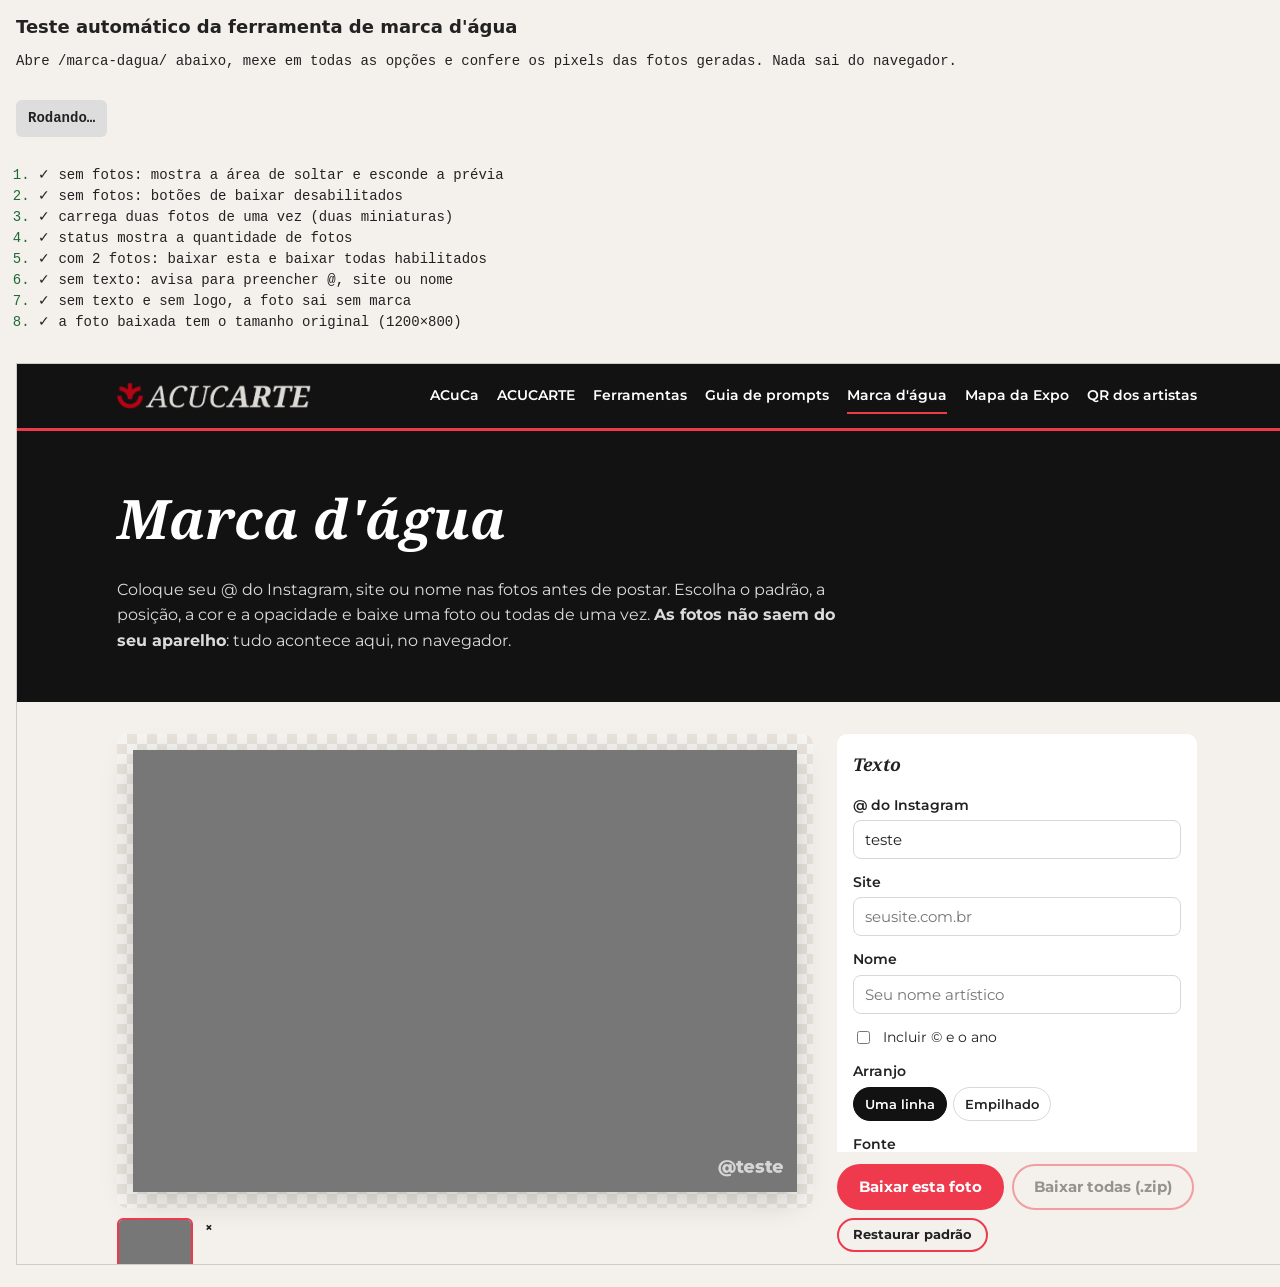
<file: tests/marca-dagua.html>
<!doctype html>
<html lang="pt-BR">
<head>
  <meta charset="utf-8">
  <meta name="viewport" content="width=device-width, initial-scale=1">
  <title>Teste da marca d'água</title>
  <meta name="robots" content="noindex">
  <style>
    body { font: 14px/1.5 ui-monospace, Menlo, monospace; margin: 16px; background: #f4f1ec; color: #222; }
    h1 { font: 700 18px system-ui, sans-serif; }
    #resumo { font-weight: 700; padding: 8px 12px; border-radius: 6px; display: inline-block; background: #ddd; }
    #resumo.ok { background: #dff3e4; color: #1d6b34; } #resumo.falha { background: #fde2e4; color: #9b1c2c; }
    ol { padding-left: 22px; } li.ok::marker { color: #1d6b34; } li.falha { color: #9b1c2c; font-weight: 700; }
    iframe { width: 1280px; height: 900px; border: 1px solid #ccc; margin-top: 16px; background: #fff; }
  </style>
</head>
<body>
  <h1>Teste automático da ferramenta de marca d'água</h1>
  <p>Abre <code>/marca-dagua/</code> abaixo, mexe em todas as opções e confere os pixels das fotos geradas. Nada sai do navegador.</p>
  <p id="resumo">Rodando…</p>
  <ol id="lista"></ol>
  <iframe id="app" title="Ferramenta em teste"></iframe>
  <script src="marca-dagua-teste.js"></script>
</body>
</html>
</file>
<file: assets/css/style.css>
/* ACUCARTE · identidade da apresentação oficial: preto + vermelho + branco,
   serifa itálica (Noto Serif) nos títulos e Montserrat no texto. */
:root {
  --preto: #121212;
  --grafite: #1e1e1e;
  --grafite-2: #2a2a2a;
  --vermelho: #ee3a4c;
  --vermelho-escuro: #c81f33;
  --vermelho-claro: #f9d5d9;
  --branco: #fff;
  --gelo: #f4f1ec;
  --cinza: #6b6b6b;
  --cinza-claro: #d8d8d8;
  --texto: #222;
  --serif: 'Noto Serif', Georgia, serif;
  --sans: 'Montserrat', 'Helvetica Neue', Arial, sans-serif;
  --raio: 10px;
  --largura: 1120px;
}

* { box-sizing: border-box; }
html { scroll-behavior: smooth; }
body { margin: 0; font-family: var(--sans); color: var(--texto); background: var(--gelo); line-height: 1.6; font-size: 16px; }
img { max-width: 100%; display: block; }
a { color: var(--vermelho-escuro); }
a:hover { color: var(--vermelho); }
:focus-visible { outline: 3px solid var(--vermelho); outline-offset: 2px; }
.sr-only { position: absolute; width: 1px; height: 1px; overflow: hidden; clip: rect(0 0 0 0); white-space: nowrap; }
.pular { position: absolute; left: -9999px; top: 0; background: var(--branco); padding: 8px 12px; z-index: 10; }
.pular:focus { left: 8px; }

.wrap { max-width: var(--largura); margin: 0 auto; padding: 0 20px; }

/* ---------- topo ---------- */
.topo { background: var(--preto); color: var(--branco); position: sticky; top: 0; z-index: 5; border-bottom: 3px solid var(--vermelho); }
.topo .wrap { display: flex; align-items: center; justify-content: space-between; gap: 16px; min-height: 64px; flex-wrap: wrap; }
.topo .marca img { height: 26px; width: auto; }
.topo nav { display: flex; gap: 4px 18px; flex-wrap: wrap; }
.topo nav a { color: var(--branco); text-decoration: none; font-weight: 600; font-size: 14px; padding: 6px 0; border-bottom: 2px solid transparent; }
.topo nav a:hover, .topo nav a[aria-current="page"] { border-color: var(--vermelho); color: var(--branco); }
@media (max-width: 640px) {
  .topo { position: static; }
  .topo .wrap { padding-top: 12px; padding-bottom: 8px; }
  .topo nav { gap: 2px 14px; }
  .topo nav a { font-size: 13px; }
  section { padding: 48px 0; }
}

/* ---------- tipografia ---------- */
h1, h2, h3 { font-family: var(--serif); font-style: italic; line-height: 1.15; margin: 0 0 .5em; }
h1 { font-size: clamp(2rem, 5vw, 3.4rem); font-weight: 700; }
h2 { font-size: clamp(1.6rem, 3.4vw, 2.4rem); font-weight: 700; color: var(--vermelho-escuro); }
h3 { font-size: 1.25rem; font-weight: 600; }
.rotulo { font-weight: 800; text-transform: uppercase; letter-spacing: .14em; font-size: 12px; color: var(--vermelho-escuro); margin: 0 0 8px; }
.escura .rotulo { color: var(--vermelho); }
.fio { width: 64px; border: 0; border-top: 4px solid var(--vermelho); margin: 0 0 20px; }
.lead { font-size: 1.15rem; max-width: 46em; }
.mudo { color: var(--cinza); }

/* ---------- seções ---------- */
section { padding: 72px 0; }
[id] { scroll-margin-top: 80px; }
.escura { background: var(--preto); color: var(--branco); }
.escura h2 { color: var(--branco); }
.escura .mudo { color: rgba(255, 255, 255, .72); }
.escura a { color: var(--vermelho-claro); }
.branca { background: var(--branco); }

.hero { position: relative; background: var(--preto) url('../img/fundo-estufa.jpg') center / cover no-repeat; color: var(--branco); padding: 120px 0 100px; }
.hero::before { content: ''; position: absolute; inset: 0; background: linear-gradient(180deg, rgba(12,12,12,.55), rgba(12,12,12,.8)); }
.hero .wrap { position: relative; }
.hero .logo { width: min(560px, 100%); height: auto; margin-bottom: 28px; }
.hero h1 { color: var(--branco); max-width: 15em; }
.hero p { font-size: 1.15rem; max-width: 36em; color: rgba(255,255,255,.88); }

.cabeca { background: var(--preto); color: var(--branco); padding: 56px 0 48px; }
.cabeca h1 { color: var(--branco); }
.cabeca p { max-width: 46em; color: rgba(255,255,255,.85); margin: 0; }

.botoes { display: flex; gap: 12px; flex-wrap: wrap; margin-top: 28px; }
.btn { display: inline-flex; align-items: center; justify-content: center; gap: 8px; font: 700 15px var(--sans); padding: 12px 20px; border-radius: 999px;
  border: 2px solid var(--vermelho); background: var(--vermelho); color: var(--branco); text-decoration: none; cursor: pointer; line-height: 1.2; }
.btn:hover { background: var(--vermelho-escuro); border-color: var(--vermelho-escuro); color: var(--branco); }
.btn.contorno { background: transparent; color: inherit; }
.btn.contorno:hover { background: var(--vermelho); color: var(--branco); }
.btn.sm { padding: 7px 14px; font-size: 13px; }
.btn:disabled { opacity: .45; cursor: not-allowed; }

.grade { display: grid; gap: 24px; }
.g2 { grid-template-columns: repeat(auto-fit, minmax(300px, 1fr)); }
.g3 { grid-template-columns: repeat(auto-fit, minmax(260px, 1fr)); }
.g4 { grid-template-columns: repeat(auto-fit, minmax(200px, 1fr)); }

.cartao { background: var(--branco); border-radius: var(--raio); padding: 24px; box-shadow: 0 1px 0 rgba(0,0,0,.06), 0 8px 24px rgba(0,0,0,.05); }
.escura .cartao { background: var(--grafite); color: var(--branco); box-shadow: none; }
.cartao.ferramenta { display: flex; flex-direction: column; border-top: 4px solid var(--vermelho); }
.cartao.ferramenta p { flex: 1; }
.exemplos-marca figure { margin: 0; }
.exemplos-marca a { display: block; border-radius: var(--raio); overflow: hidden; background: var(--gelo); }
.exemplos-marca img { width: 100%; height: auto; aspect-ratio: 4 / 5; object-fit: cover; transition: transform .2s; }
.exemplos-marca a:hover img { transform: scale(1.03); }
.exemplos-marca figcaption { font-size: 14px; margin-top: 8px; }
@media (max-width: 560px) { .exemplos-marca { grid-template-columns: 1fr 1fr; gap: 14px; } }

.numero { font-family: var(--serif); font-style: italic; font-weight: 700; font-size: clamp(2.2rem, 5vw, 3rem); color: var(--vermelho); line-height: 1; }
.numero + p { margin-top: 8px; }

blockquote { margin: 0; padding: 0 0 0 20px; border-left: 4px solid var(--vermelho); font-family: var(--serif); font-style: italic; font-size: 1.2rem; }
blockquote footer { font-family: var(--sans); font-style: normal; font-size: 14px; margin-top: 10px; color: var(--cinza); }
.escura blockquote footer { color: rgba(255,255,255,.7); }

.lista-tags { display: flex; flex-wrap: wrap; gap: 8px; padding: 0; margin: 0; list-style: none; }
.lista-tags li { background: var(--gelo); border-radius: 999px; padding: 4px 12px; font-size: 14px; }
.escura .lista-tags li { background: var(--grafite-2); }

.linha-tempo { list-style: none; padding: 0; margin: 0; display: grid; gap: 16px; }
.linha-tempo li { display: grid; grid-template-columns: 130px 1fr; gap: 16px; padding-bottom: 16px; border-bottom: 1px solid rgba(255,255,255,.12); }
.linha-tempo time { font-weight: 800; color: var(--vermelho); }
@media (max-width: 560px) { .linha-tempo li { grid-template-columns: 1fr; gap: 4px; } }

/* ---------- rodapé ---------- */
.rodape { background: var(--preto); color: rgba(255,255,255,.8); padding: 40px 0; font-size: 14px; }
.rodape a { color: var(--branco); }
.rodape .wrap { display: flex; justify-content: space-between; gap: 24px; flex-wrap: wrap; align-items: center; }
.rodape img { height: 40px; width: auto; }

/* ---------- formulários ---------- */
label { font-weight: 600; font-size: 14px; }
input[type=text], input[type=url], input[type=search], input[type=number], select, textarea {
  width: 100%; font: 15px var(--sans); padding: 9px 11px; border: 1px solid var(--cinza-claro); border-radius: 8px; background: var(--branco); color: var(--texto); }
input[type=color] { width: 44px; height: 38px; padding: 2px; border: 1px solid var(--cinza-claro); border-radius: 8px; background: var(--branco); cursor: pointer; }
input[type=range] { width: 100%; accent-color: var(--vermelho); }
input[type=checkbox], input[type=radio] { accent-color: var(--vermelho); }

/* ---------- guia de prompts ---------- */
.filtros { display: flex; gap: 8px; flex-wrap: wrap; margin: 0 0 28px; }
.filtros button { font: 600 14px var(--sans); border: 1px solid var(--cinza-claro); background: var(--branco); padding: 7px 14px; border-radius: 999px; cursor: pointer; color: var(--texto); }
.filtros button[aria-pressed="true"] { background: var(--preto); color: var(--branco); border-color: var(--preto); }
.prompt { display: grid; gap: 20px; }
.prompt + .prompt { margin-top: 32px; }
.prompt header { display: flex; justify-content: space-between; gap: 12px; flex-wrap: wrap; align-items: flex-start; }
.prompt header h3 { margin: 0; }
.selo { display: inline-block; font: 800 11px var(--sans); text-transform: uppercase; letter-spacing: .1em; padding: 4px 10px; border-radius: 999px; background: var(--gelo); color: var(--cinza); }
.selo.aprovado { background: #dff3e4; color: #1d6b34; }
.selo.teste { background: #fff3d6; color: #8a5a00; }
.antes-depois { display: grid; grid-template-columns: var(--colunas, 1fr 1fr); gap: 12px; align-items: start; }
.antes-depois figure { margin: 0; min-width: 0; }
.antes-depois .vazio { aspect-ratio: 3 / 2; border: 2px dashed var(--cinza-claro); border-radius: var(--raio); display: grid; place-items: center; text-align: center; padding: 16px; color: var(--cinza); font-size: 14px; }
.antes-depois a { display: block; border-radius: var(--raio); overflow: hidden; }
.antes-depois img { width: 100%; height: auto; background: var(--gelo); transition: transform .2s; }
.antes-depois a:hover img { transform: scale(1.02); }
.antes-depois figcaption { font-size: 12px; font-weight: 800; text-transform: uppercase; letter-spacing: .1em; margin-top: 6px; color: var(--cinza); }
.codigo { position: relative; }
.codigo pre { margin: 0; background: var(--preto); color: #f1f1f1; padding: 54px 18px 18px; border-radius: var(--raio); white-space: pre-wrap; word-break: break-word;
  font: 14px/1.6 ui-monospace, SFMono-Regular, Menlo, Consolas, monospace; max-height: 420px; overflow: auto; }
.codigo .copiar { position: absolute; top: 10px; right: 10px; }
.codigo pre .var { color: #ffb4bd; font-weight: 700; }
.ficha { display: grid; grid-template-columns: max-content 1fr; gap: 6px 16px; font-size: 14px; margin: 0; }
.ficha dt { font-weight: 700; }
.ficha dd { margin: 0; }
.passos { counter-reset: passo; list-style: none; padding: 0; display: grid; gap: 14px; }
.passos li { counter-increment: passo; position: relative; padding-left: 48px; }
.passos li::before { content: counter(passo); position: absolute; left: 0; top: -2px; width: 34px; height: 34px; border-radius: 50%; background: var(--vermelho);
  color: var(--branco); font-weight: 800; display: grid; place-items: center; }
.aviso { border-left: 4px solid var(--vermelho); background: var(--branco); padding: 14px 18px; border-radius: 0 var(--raio) var(--raio) 0; }
.linha-preview { display: flex; gap: 10px; align-items: center; flex-wrap: wrap; }
.janela-preview { width: min(1120px, calc(100vw - 32px)); max-height: calc(100vh - 32px); overflow: auto; padding: 20px; border: 0;
  border-radius: var(--raio); background: var(--branco); color: var(--texto); box-shadow: 0 20px 60px rgba(0,0,0,.35); }
/* o fundo escurecido não captura o mouse: assim o botão continua "sob o cursor" e a janela não fecha sozinha */
.janela-preview::backdrop { background: rgba(18,18,18,.55); pointer-events: none; }
.janela-topo { display: flex; justify-content: space-between; align-items: center; gap: 12px; margin-bottom: 14px; }
.janela-topo h3 { margin: 0; }
.janela-preview .antes-depois { margin: 0 auto; }
/* no celular, três fotos numa linha ficariam minúsculas: o antes ocupa a linha de cima e os depois dividem a de baixo */
@media (max-width: 560px) {
  .antes-depois { grid-template-columns: var(--colunas-celular, 1fr 1fr); gap: 10px 8px; max-width: none !important; }
  .antes-depois figure.antes { grid-column: 1 / -1; }
  .antes-depois .vazio { padding: 8px; font-size: 12px; }
}

/* ---------- marca d'água ---------- */
.estudio { display: grid; grid-template-columns: minmax(0, 1fr) 360px; gap: 24px; align-items: start; }
@media (max-width: 900px) { .estudio { grid-template-columns: 1fr; } }
.palco { background: repeating-conic-gradient(#e8e4dd 0 25%, #f7f5f1 0 50%) 0 0 / 20px 20px; border-radius: var(--raio); min-height: 360px;
  display: grid; place-items: center; padding: 16px; position: relative; }
.palco canvas { max-width: 100%; max-height: 72vh; height: auto; box-shadow: 0 8px 30px rgba(0,0,0,.18); }
.soltar { border: 2px dashed var(--cinza); border-radius: var(--raio); padding: 40px 20px; text-align: center; background: rgba(255,255,255,.85); cursor: pointer; width: 100%; max-width: 520px; }
.soltar.ativo, .palco.ativo { outline: 3px dashed var(--vermelho); outline-offset: -8px; }
.miniaturas { display: flex; gap: 8px; overflow-x: auto; padding: 10px 0 4px; }
.miniaturas button { flex: 0 0 auto; border: 2px solid transparent; padding: 0; border-radius: 6px; cursor: pointer; background: none; position: relative; }
.miniaturas button[aria-current="true"] { border-color: var(--vermelho); }
.miniaturas img { width: 72px; height: 72px; object-fit: cover; border-radius: 4px; }
.painel { display: grid; gap: 14px; }
.painel fieldset { border: 0; margin: 0; padding: 16px; background: var(--branco); border-radius: var(--raio); display: grid; gap: 12px; }
.painel legend { font-family: var(--serif); font-style: italic; font-weight: 700; font-size: 1.1rem; padding: 0; float: left; width: 100%; margin-bottom: 4px; }
.painel legend + * { clear: both; }
.campo { display: grid; gap: 4px; }
.campo .valor { font-weight: 400; color: var(--cinza); float: right; font-variant-numeric: tabular-nums; }
.linha { display: flex; gap: 10px; align-items: center; }
.linha > * { flex: 1; }
.linha > input[type=color], .linha > input[type=checkbox] { flex: 0 0 auto; }
.chips { display: flex; flex-wrap: wrap; gap: 6px; }
.chips label { font-weight: 600; font-size: 13px; }
.chips input { position: absolute; opacity: 0; pointer-events: none; }
.chips span { display: inline-block; padding: 6px 11px; border-radius: 999px; border: 1px solid var(--cinza-claro); background: var(--branco); cursor: pointer; }
.chips input:checked + span { background: var(--preto); color: var(--branco); border-color: var(--preto); }
.chips input:focus-visible + span { outline: 3px solid var(--vermelho); outline-offset: 2px; }
.posicoes { display: grid; grid-template-columns: repeat(3, 40px); gap: 4px; }
.posicoes label { position: relative; }
.posicoes input { position: absolute; opacity: 0; }
.posicoes span { display: block; width: 40px; height: 32px; border-radius: 6px; border: 1px solid var(--cinza-claro); background: var(--branco); cursor: pointer; position: relative; }
.posicoes span::after { content: ''; position: absolute; width: 8px; height: 8px; border-radius: 50%; background: var(--cinza-claro); top: 50%; left: 50%; transform: translate(-50%, -50%); }
.posicoes input:checked + span { border-color: var(--vermelho); }
.posicoes input:checked + span::after { background: var(--vermelho); }
.posicoes input:focus-visible + span { outline: 3px solid var(--vermelho); outline-offset: 2px; }
.cores { display: flex; gap: 6px; flex-wrap: wrap; align-items: center; }
.cores button { width: 28px; height: 28px; border-radius: 50%; border: 2px solid var(--cinza-claro); cursor: pointer; }
.acoes { position: sticky; bottom: 0; background: var(--gelo); padding: 12px 0; display: flex; gap: 8px; flex-wrap: wrap; }
.dica { font-size: 13px; color: var(--cinza); margin: 0; }
[hidden] { display: none !important; }

/* ---------- mapa da ExpoCannabis ---------- */
.fatos { display: grid; grid-template-columns: repeat(auto-fit, minmax(200px, 1fr)); gap: 12px; margin: 28px 0 0; }
.fatos div { background: var(--grafite); border-left: 4px solid var(--vermelho); border-radius: 6px; padding: 12px 16px; }
.fatos dt { font: 800 11px var(--sans); text-transform: uppercase; letter-spacing: .12em; color: var(--vermelho); }
.fatos dd { margin: 4px 0 0; font-weight: 700; font-size: 1.05rem; color: var(--branco); }
.planta-spe { background: var(--preto); border-radius: var(--raio); padding: 12px; overflow-x: auto; margin-top: 24px; }
.planta-spe svg { display: block; width: 100%; min-width: 720px; height: auto; font-family: var(--sans); }
.planta-spe .pav { fill: #3a3a3a; stroke: var(--preto); stroke-width: 2; }
.planta-spe .pav.feira { fill: var(--vermelho); }
.planta-spe .pav.cbh { fill: var(--branco); }
.planta-spe .garagem { fill: #565656; stroke: var(--preto); stroke-width: 2; }
.planta-spe text { text-anchor: middle; }
.planta-spe .num { font: italic 700 52px var(--serif); fill: var(--branco); }
.planta-spe .cbh + .num { fill: var(--preto); }
.planta-spe .area { font-weight: 700; font-size: 18px; fill: var(--branco); }
.planta-spe .num-p { font-weight: 700; font-size: 26px; fill: #9a9a9a; }
.planta-spe .p-icone { font-weight: 800; font-size: 34px; fill: var(--branco); }
.planta-spe .rot { font-size: 17px; fill: #cfcfcf; }
.planta-spe .rot.forte { font-weight: 800; fill: var(--branco); }
.planta-spe .rot.vermelho { fill: var(--vermelho); }
.planta-spe .ponto { font-weight: 800; font-size: 15px; letter-spacing: .14em; fill: #9a9a9a; text-anchor: start; }
.planta-spe .ponto[text-anchor="end"] { text-anchor: end; }
.planta-spe + .dica { margin-top: 10px; }
.setores { display: grid; grid-template-columns: repeat(auto-fill, minmax(300px, 1fr)); gap: 16px; margin-top: 20px; }
.setor-cartao { background: var(--gelo); border-radius: var(--raio); padding: 20px; border-top: 5px solid var(--preto); display: flex; flex-direction: column; gap: 6px; }
.setor-cartao.cultural { border-top-color: var(--vermelho-escuro); }
.setor-cartao.externa { border-top-color: #3d5a40; }
.setor-cartao h3 { margin: 0; font-size: 1.5rem; }
.setor-cartao p { margin: 0; }
.setor-cartao .btn { align-self: flex-start; margin-top: auto; }
.setor-cartao p:nth-last-of-type(1) { margin-bottom: 12px; }
.setor-onde { font: 800 11px var(--sans); text-transform: uppercase; letter-spacing: .12em; color: var(--cinza); }
.setor-numeros { font-size: 15px; }
.setor-numeros strong { font: italic 700 1.6rem var(--serif); color: var(--vermelho-escuro); }
.busca-expo { display: grid; gap: 12px; margin-bottom: 8px; }
.busca-expo .campo { max-width: 520px; }
.busca-expo .filtros { margin: 0; }
.lista-expo { list-style: none; padding: 0; margin: 16px 0 0; display: grid; grid-template-columns: repeat(auto-fill, minmax(250px, 1fr)); gap: 10px; }
.lista-expo li { background: var(--branco); border-radius: var(--raio); padding: 12px 14px; display: grid; gap: 4px; font-size: 14px; align-content: start; }
.lista-expo .estande { font-weight: 700; }
.lista-expo a { overflow-wrap: anywhere; }
.setor-tag { justify-self: start; font: 800 11px var(--sans); text-transform: uppercase; letter-spacing: .08em; padding: 3px 8px; border-radius: 999px; background: var(--preto); color: var(--branco); }
.setor-tag.cultural { background: var(--vermelho-escuro); }
.setor-tag.externa { background: #3d5a40; }
#expositores { scroll-margin-top: 80px; }

/* ---------- autogestão e letramento digital ---------- */
.artigo { padding: 48px 0 72px; }
.artigo .wrap { max-width: 780px; }
.artigo h2 { margin-top: 48px; }
.artigo h3 { margin-top: 32px; }
.artigo h4 { font: 800 13px var(--sans); text-transform: uppercase; letter-spacing: .1em; color: var(--vermelho-escuro); margin: 0 0 8px; }
.artigo p, .artigo li { font-size: 1.05rem; }
.artigo li + li { margin-top: 8px; }
.artigo .cartao p { font-size: 15px; margin: 0; }
.artigo .linha-tempo li { border-color: var(--cinza-claro); }
.resumo-artigo ol { margin: 10px 0 0; padding-left: 20px; }
.glossario { font-size: 15px; gap: 10px 20px; }
.fontes { margin-top: 56px; padding: 24px; background: var(--branco); border-radius: var(--raio); }
.fontes h2 { margin-top: 0; font-size: 1.4rem; }
.fontes li { font-size: 14px !important; }
.artigo-cartao ul { padding-left: 20px; margin: 0; }
.artigo-cartao.proximo { border-top: 4px dashed var(--cinza-claro); }
@media (max-width: 560px) { .glossario { grid-template-columns: 1fr; gap: 2px; } .glossario dd { margin-bottom: 10px; } }
.artigo .linha-tempo time { color: var(--vermelho-escuro); }

/* Tabela dos artigos (rola para o lado no celular) */
.tabela-rolagem { overflow-x: auto; margin: 16px 0 20px; }
.tabela-jogos { width: 100%; min-width: 560px; border-collapse: collapse; font-size: 15px; }
.tabela-jogos th, .tabela-jogos td { padding: 10px 12px; border-bottom: 1px solid rgba(18,18,18,.15); text-align: left; vertical-align: top; }
.tabela-jogos thead th { font-size: 13px; text-transform: uppercase; letter-spacing: .04em; border-bottom: 2px solid var(--preto); }
.tabela-jogos td:nth-child(2), .tabela-jogos td:nth-child(3) { white-space: nowrap; }
.tabela-jogos tr.sim { background: rgba(238,58,76,.10); }
.tabela-jogos tr.sim td:last-child { color: var(--vermelho-escuro); font-weight: 600; }
.tabela-jogos tr.parte { background: rgba(238,58,76,.04); }
</file>
